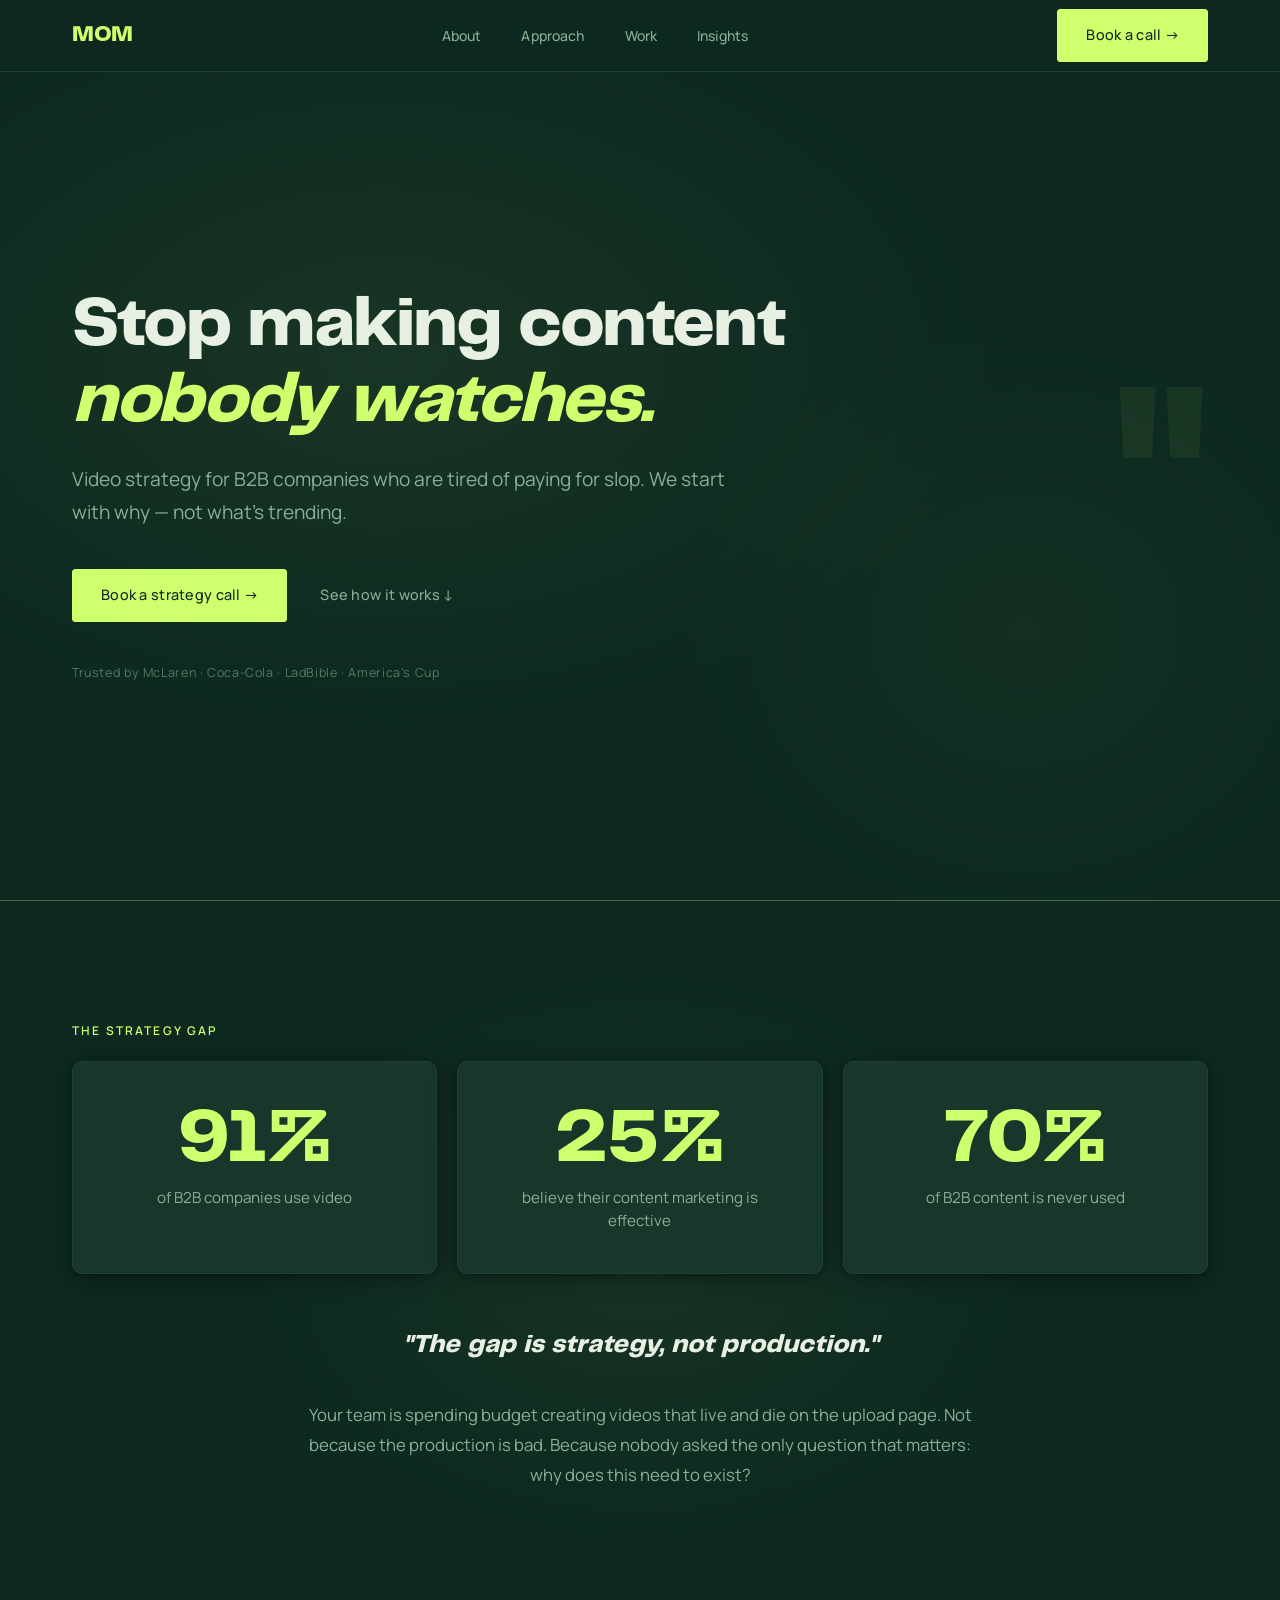
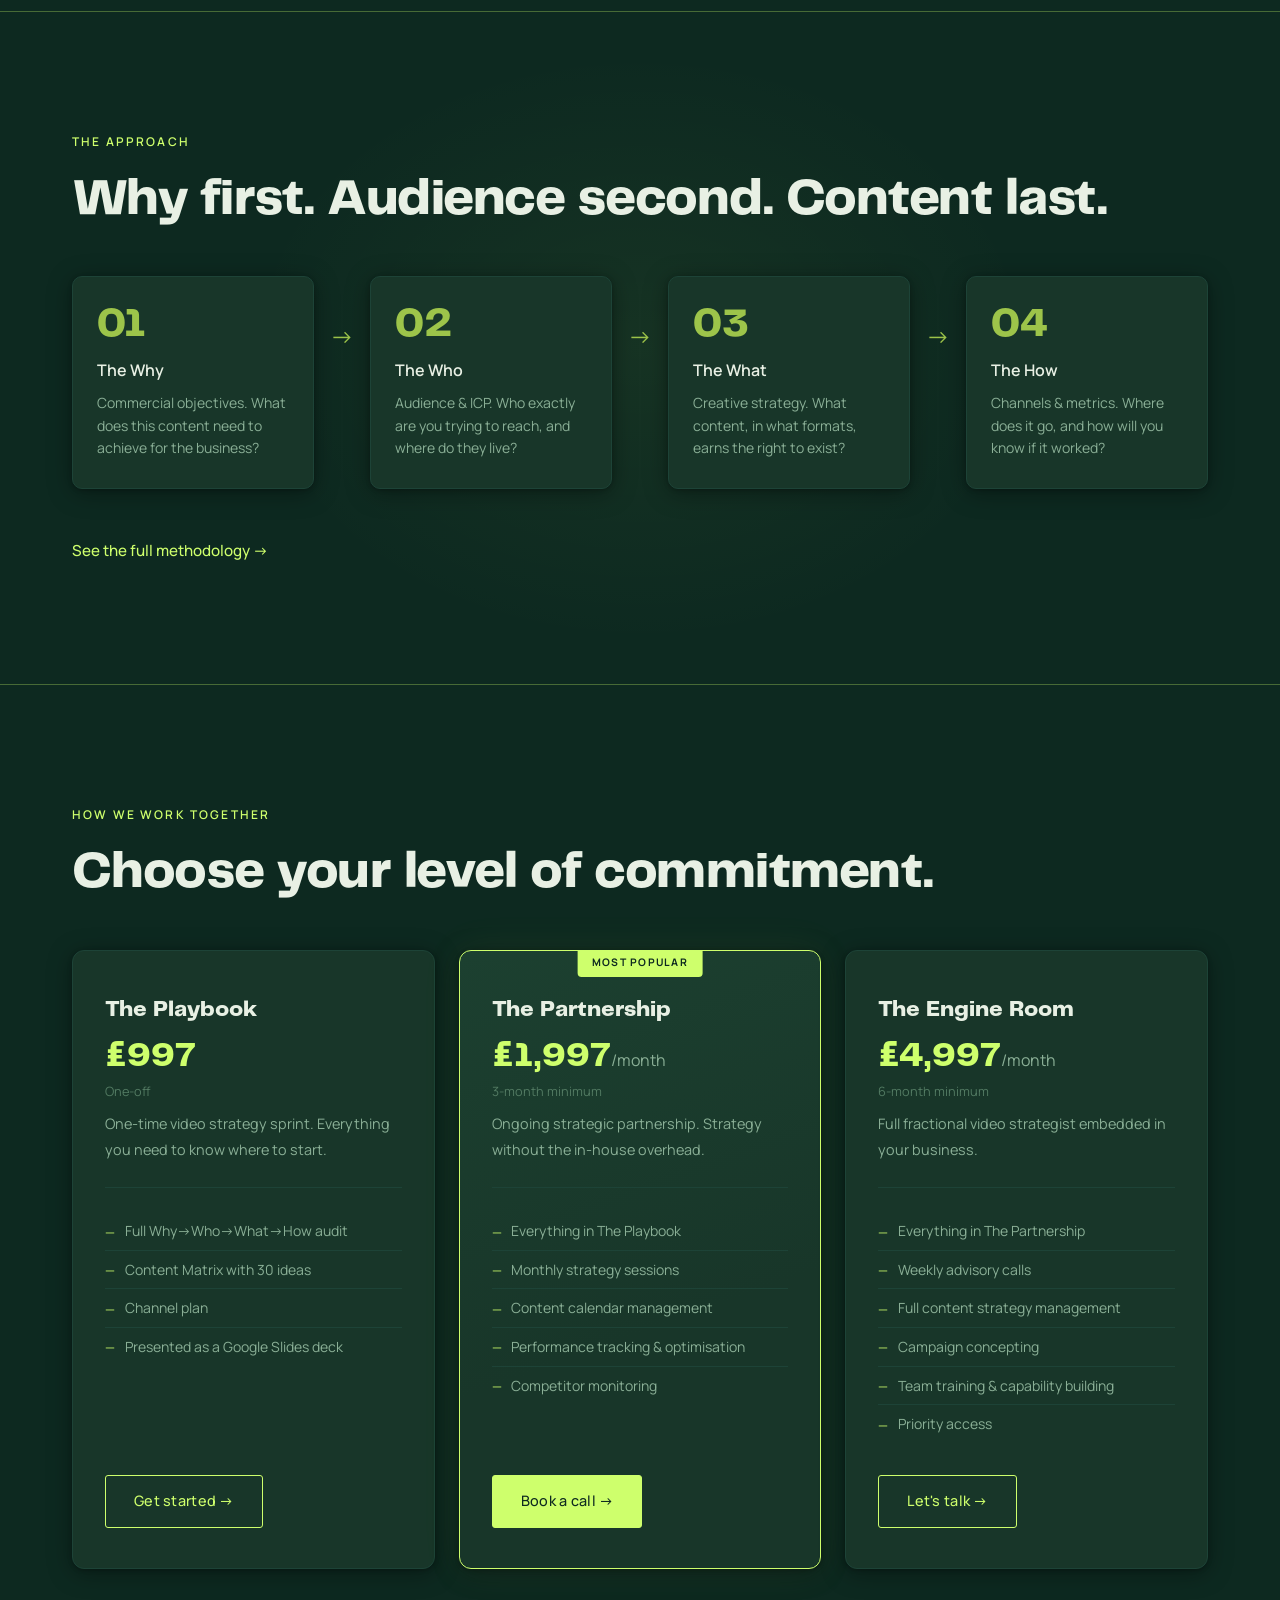
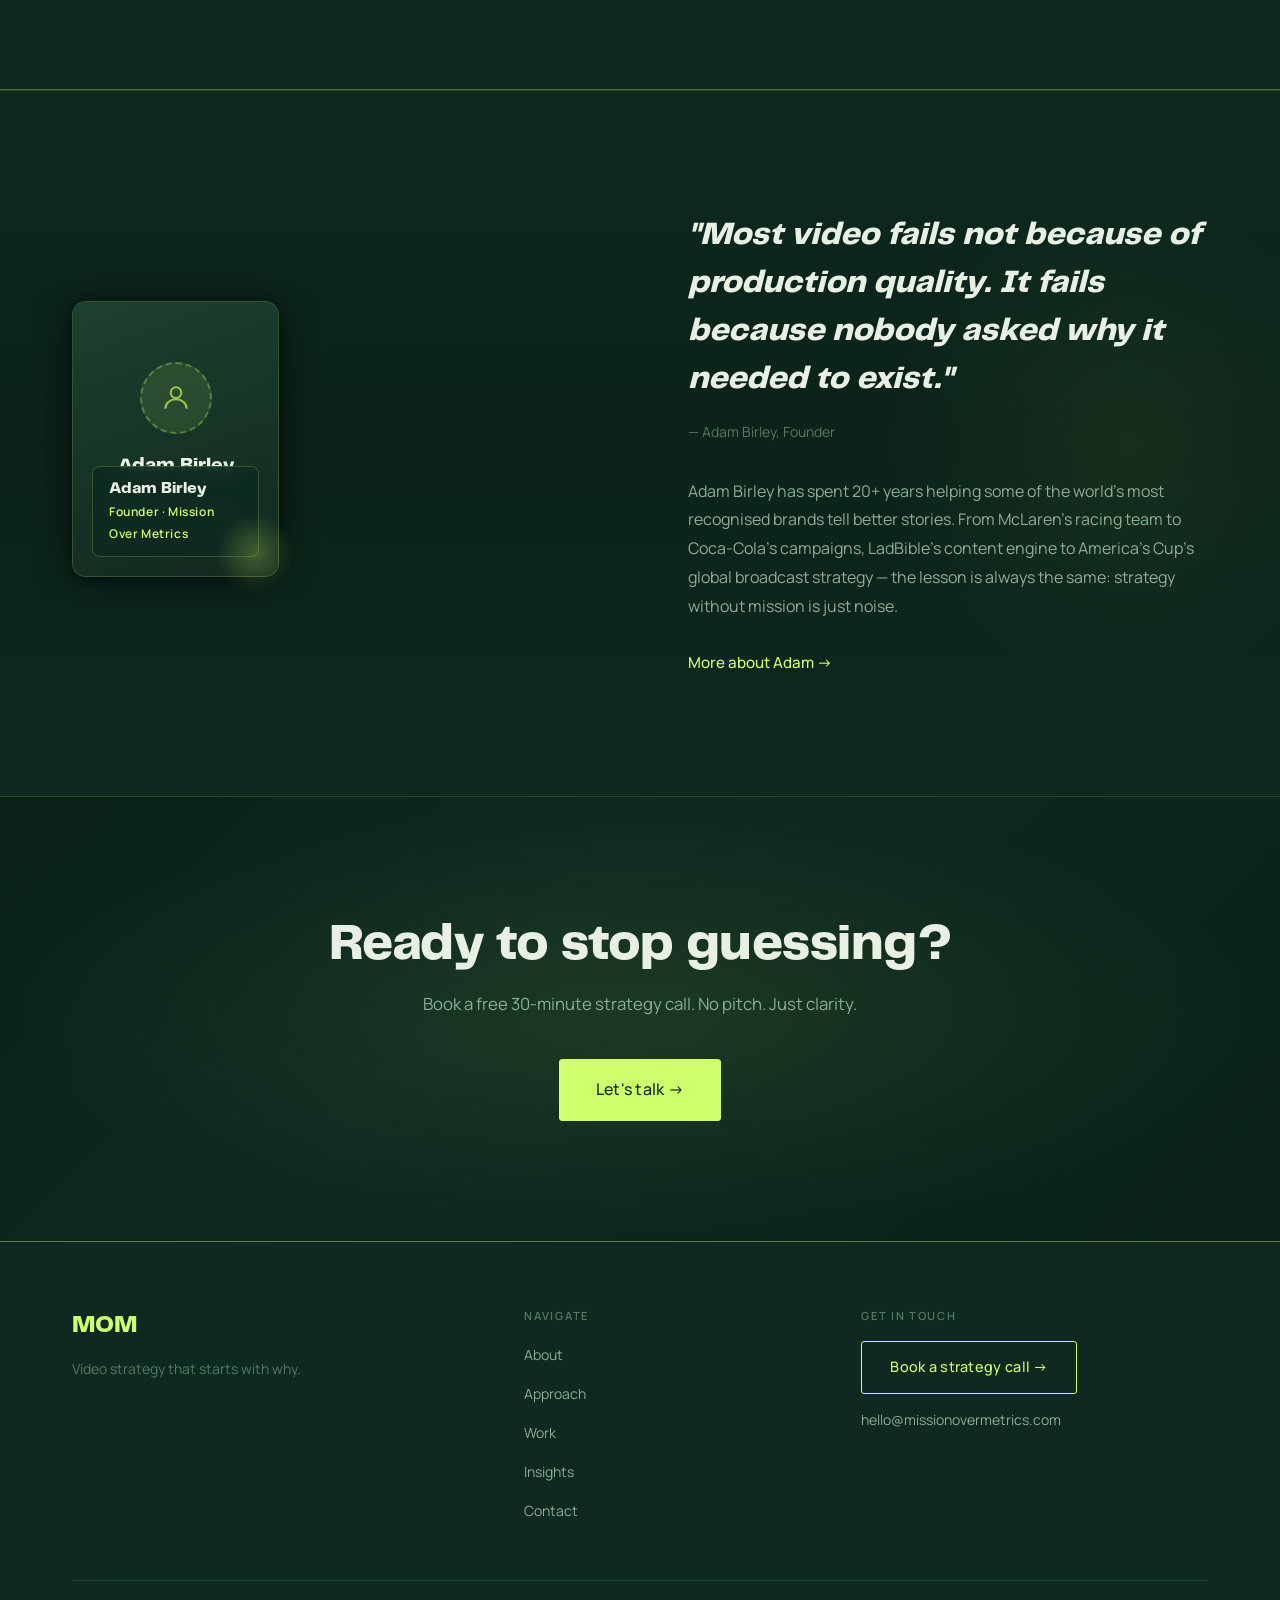
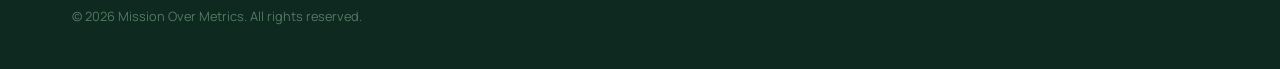
<file: index.html>
<!DOCTYPE html>
<html lang="en">
<head>
  <meta charset="UTF-8" />
  <meta name="viewport" content="width=device-width, initial-scale=1.0" />
  <title>Mission Over Metrics — B2B Video Strategy</title>
  <meta name="description" content="Video strategy for B2B companies who are tired of paying for content nobody watches. We start with why — not what's trending." />
  <link rel="preconnect" href="https://fonts.googleapis.com" />
  <link rel="preconnect" href="https://fonts.gstatic.com" crossorigin />
  <link href="https://fonts.googleapis.com/css2?family=Manrope:wght@300;400;500;600;700;800&display=swap" rel="stylesheet" />
  <link rel="stylesheet" href="assets/styles.css" />
</head>
<body>

  <!-- ═══════════════════════════════════════
       NAVIGATION
  ════════════════════════════════════════ -->
  <nav class="nav" role="navigation" aria-label="Main navigation">
    <div class="nav__inner">
      <a href="index.html" class="nav__wordmark">MOM</a>
      <ul class="nav__links" role="list">
        <li><a href="about.html" class="nav__link">About</a></li>
        <li><a href="approach.html" class="nav__link">Approach</a></li>
        <li><a href="work.html" class="nav__link">Work</a></li>
        <li><a href="insights.html" class="nav__link">Insights</a></li>
      </ul>
      <a href="contact.html" class="btn btn--primary nav__cta">Book a call →</a>
      <button class="nav__hamburger" aria-label="Toggle menu" aria-expanded="false">
        <span></span><span></span><span></span>
      </button>
    </div>
    <div class="nav__mobile" role="menu">
      <a href="about.html" class="nav__link">About</a>
      <a href="approach.html" class="nav__link">Approach</a>
      <a href="work.html" class="nav__link">Work</a>
      <a href="insights.html" class="nav__link">Insights</a>
      <a href="contact.html" class="btn btn--primary">Book a call →</a>
    </div>
  </nav>

  <!-- ═══════════════════════════════════════
       HERO
  ════════════════════════════════════════ -->
  <section class="hero" id="hero" aria-label="Hero">
    <div class="hero__inner">
      <div class="hero__content">
        <h1 class="reveal">Stop making content<br /><em>nobody watches.</em></h1>
        <p class="hero__sub reveal reveal-delay-1">
          Video strategy for B2B companies who are tired of paying for slop. We start with why — not what's trending.
        </p>
        <div class="hero__ctas reveal reveal-delay-2">
          <a href="contact.html" class="btn btn--primary">Book a strategy call →</a>
          <a href="#the-problem" class="btn btn--ghost">See how it works ↓</a>
        </div>
        <p class="hero__trust reveal reveal-delay-3">Trusted by McLaren · Coca-Cola · LadBible · America's Cup</p>
      </div>
      <div class="hero__quote-deco" aria-hidden="true">"</div>
    </div>
  </section>

  <hr class="gold-rule" />

  <!-- ═══════════════════════════════════════
       THE PROBLEM
  ════════════════════════════════════════ -->
  <section class="section section--glow" id="the-problem" aria-label="The problem">
    <div class="container">
      <span class="eyebrow reveal">The Strategy Gap</span>
      <div class="stats-grid reveal reveal-delay-1">
        <div class="stat-card">
          <span class="stat-card__num">91%</span>
          <p class="stat-card__label">of B2B companies use video</p>
        </div>
        <div class="stat-card">
          <span class="stat-card__num">25%</span>
          <p class="stat-card__label">believe their content marketing is effective</p>
        </div>
        <div class="stat-card">
          <span class="stat-card__num">70%</span>
          <p class="stat-card__label">of B2B content is never used</p>
        </div>
      </div>
      <p class="problem__quote reveal">"The gap is strategy, not production."</p>
      <p class="problem__body reveal reveal-delay-1">
        Your team is spending budget creating videos that live and die on the upload page. Not because the production is bad. Because nobody asked the only question that matters: why does this need to exist?
      </p>
    </div>
  </section>

  <hr class="gold-rule" />

  <!-- ═══════════════════════════════════════
       METHODOLOGY TEASER
  ════════════════════════════════════════ -->
  <section class="section section--glow" id="approach-teaser" aria-label="The approach">
    <div class="container">
      <span class="eyebrow reveal">The Approach</span>
      <h2 class="reveal reveal-delay-1" style="margin-bottom: 1rem;">Why first. Audience second. Content last.</h2>

      <div class="steps-flow" role="list">
        <div class="step reveal" role="listitem">
          <span class="step__num">01</span>
          <div class="step__title">The Why</div>
          <p class="step__desc">Commercial objectives. What does this content need to achieve for the business?</p>
        </div>
        <div class="step-arrow" aria-hidden="true">→</div>
        <div class="step reveal reveal-delay-1" role="listitem">
          <span class="step__num">02</span>
          <div class="step__title">The Who</div>
          <p class="step__desc">Audience &amp; ICP. Who exactly are you trying to reach, and where do they live?</p>
        </div>
        <div class="step-arrow" aria-hidden="true">→</div>
        <div class="step reveal reveal-delay-2" role="listitem">
          <span class="step__num">03</span>
          <div class="step__title">The What</div>
          <p class="step__desc">Creative strategy. What content, in what formats, earns the right to exist?</p>
        </div>
        <div class="step-arrow" aria-hidden="true">→</div>
        <div class="step reveal reveal-delay-3" role="listitem">
          <span class="step__num">04</span>
          <div class="step__title">The How</div>
          <p class="step__desc">Channels &amp; metrics. Where does it go, and how will you know if it worked?</p>
        </div>
      </div>

      <div style="margin-top: 2.5rem;" class="reveal">
        <a href="approach.html" class="link-arrow">See the full methodology →</a>
      </div>
    </div>
  </section>

  <hr class="gold-rule" />

  <!-- ═══════════════════════════════════════
       SERVICES / PRICING
  ════════════════════════════════════════ -->
  <section class="section" id="services" aria-label="Services and pricing">
    <div class="container">
      <span class="eyebrow reveal">How We Work Together</span>
      <h2 class="reveal reveal-delay-1">Choose your level of commitment.</h2>

      <div class="pricing-grid">

        <!-- The Playbook -->
        <div class="pricing-card reveal">
          <div class="pricing-card__name">The Playbook</div>
          <div class="pricing-card__price">£997</div>
          <p class="pricing-card__commitment">One-off</p>
          <p class="pricing-card__desc">One-time video strategy sprint. Everything you need to know where to start.</p>
          <ul class="pricing-card__features">
            <li>Full Why→Who→What→How audit</li>
            <li>Content Matrix with 30 ideas</li>
            <li>Channel plan</li>
            <li>Presented as a Google Slides deck</li>
          </ul>
          <a href="contact.html" class="btn btn--outline" style="align-self: flex-start;">Get started →</a>
        </div>

        <!-- The Partnership -->
        <div class="pricing-card pricing-card--featured reveal reveal-delay-1">
          <div class="pricing-badge">Most Popular</div>
          <div class="pricing-card__name">The Partnership</div>
          <div class="pricing-card__price">£1,997<span style="font-size:1rem; color: var(--text-muted); font-family: var(--font-sans); font-weight:400;">/month</span></div>
          <p class="pricing-card__commitment">3-month minimum</p>
          <p class="pricing-card__desc">Ongoing strategic partnership. Strategy without the in-house overhead.</p>
          <ul class="pricing-card__features">
            <li>Everything in The Playbook</li>
            <li>Monthly strategy sessions</li>
            <li>Content calendar management</li>
            <li>Performance tracking &amp; optimisation</li>
            <li>Competitor monitoring</li>
          </ul>
          <a href="contact.html" class="btn btn--primary" style="align-self: flex-start;">Book a call →</a>
        </div>

        <!-- The Engine Room -->
        <div class="pricing-card reveal reveal-delay-2">
          <div class="pricing-card__name">The Engine Room</div>
          <div class="pricing-card__price">£4,997<span style="font-size:1rem; color: var(--text-muted); font-family: var(--font-sans); font-weight:400;">/month</span></div>
          <p class="pricing-card__commitment">6-month minimum</p>
          <p class="pricing-card__desc">Full fractional video strategist embedded in your business.</p>
          <ul class="pricing-card__features">
            <li>Everything in The Partnership</li>
            <li>Weekly advisory calls</li>
            <li>Full content strategy management</li>
            <li>Campaign concepting</li>
            <li>Team training &amp; capability building</li>
            <li>Priority access</li>
          </ul>
          <a href="contact.html" class="btn btn--outline" style="align-self: flex-start;">Let's talk →</a>
        </div>

      </div>
    </div>
  </section>

  <hr class="gold-rule" />

  <!-- ═══════════════════════════════════════
       ABOUT TEASER
  ════════════════════════════════════════ -->
  <section class="section about-teaser" aria-label="About Adam">
    <div class="container">
      <div class="about-teaser__grid">
        <div class="reveal">
          <!-- Headshot card -->
          <div class="headshot-wrap" style="display:inline-block; position:relative;">
            <div class="headshot-card">
              <!-- DROP IN ADAM'S PHOTO: replace the placeholder div below with:
                   <img src="assets/adam-birley.jpg" alt="Adam Birley" />
              -->
              <div class="headshot-placeholder">
                <div class="headshot-placeholder__icon">
                  <svg width="32" height="32" viewBox="0 0 24 24" fill="none" stroke="currentColor" stroke-width="1.5" aria-hidden="true">
                    <circle cx="12" cy="8" r="4"/><path d="M4 20c0-4 3.6-7 8-7s8 3 8 7"/>
                  </svg>
                </div>
                <div class="headshot-placeholder__name">Adam Birley</div>
                <p class="headshot-placeholder__label">Headshot coming soon</p>
              </div>
            </div>
            <!-- Floating name tag overlaid on photo -->
            <div class="headshot-cred">
              <div class="headshot-cred__name">Adam Birley</div>
              <p class="headshot-cred__title">Founder · Mission Over Metrics</p>
            </div>
          </div>
        </div>
        <div class="reveal reveal-delay-1">
          <blockquote style="margin-bottom: 2rem;">
            <p class="about-teaser__quote">"Most video fails not because of production quality. It fails because nobody asked why it needed to exist."</p>
            <p class="about-teaser__attribution">— Adam Birley, Founder</p>
          </blockquote>
          <p class="about-teaser__body">
            Adam Birley has spent 20+ years helping some of the world's most recognised brands tell better stories. From McLaren's racing team to Coca-Cola's campaigns, LadBible's content engine to America's Cup's global broadcast strategy — the lesson is always the same: strategy without mission is just noise.
          </p>
          <a href="about.html" class="link-arrow">More about Adam →</a>
        </div>
      </div>
    </div>
  </section>

  <!-- ═══════════════════════════════════════
       CTA BANNER
  ════════════════════════════════════════ -->
  <section class="cta-banner" aria-label="Call to action">
    <div class="container">
      <h2 class="reveal">Ready to stop guessing?</h2>
      <p class="cta-banner__sub reveal reveal-delay-1">Book a free 30-minute strategy call. No pitch. Just clarity.</p>
      <a href="contact.html" class="btn btn--primary reveal reveal-delay-2" style="font-size: 1rem; padding: 1rem 2.25rem;">Let's talk →</a>
    </div>
  </section>

  <!-- ═══════════════════════════════════════
       FOOTER
  ════════════════════════════════════════ -->
  <footer class="footer" aria-label="Site footer">
    <div class="container">
      <div class="footer__grid">
        <div>
          <a href="index.html" class="footer__wordmark">MOM</a>
          <p class="footer__tagline">Video strategy that starts with why.</p>
        </div>
        <nav aria-label="Footer navigation">
          <span class="footer__col-title">Navigate</span>
          <ul class="footer__nav" role="list">
            <li><a href="about.html">About</a></li>
            <li><a href="approach.html">Approach</a></li>
            <li><a href="work.html">Work</a></li>
            <li><a href="insights.html">Insights</a></li>
            <li><a href="contact.html">Contact</a></li>
          </ul>
        </nav>
        <div>
          <span class="footer__col-title">Get in touch</span>
          <a href="contact.html" class="btn btn--outline">Book a strategy call →</a>
          <a href="mailto:hello@missionovermetrics.com" class="footer__cta-email">hello@missionovermetrics.com</a>
        </div>
      </div>
      <div class="footer__bottom">
        <p class="footer__copy">© 2026 Mission Over Metrics. All rights reserved.</p>
      </div>
    </div>
  </footer>

  <script src="assets/script.js"></script>
</body>
</html>
</file>
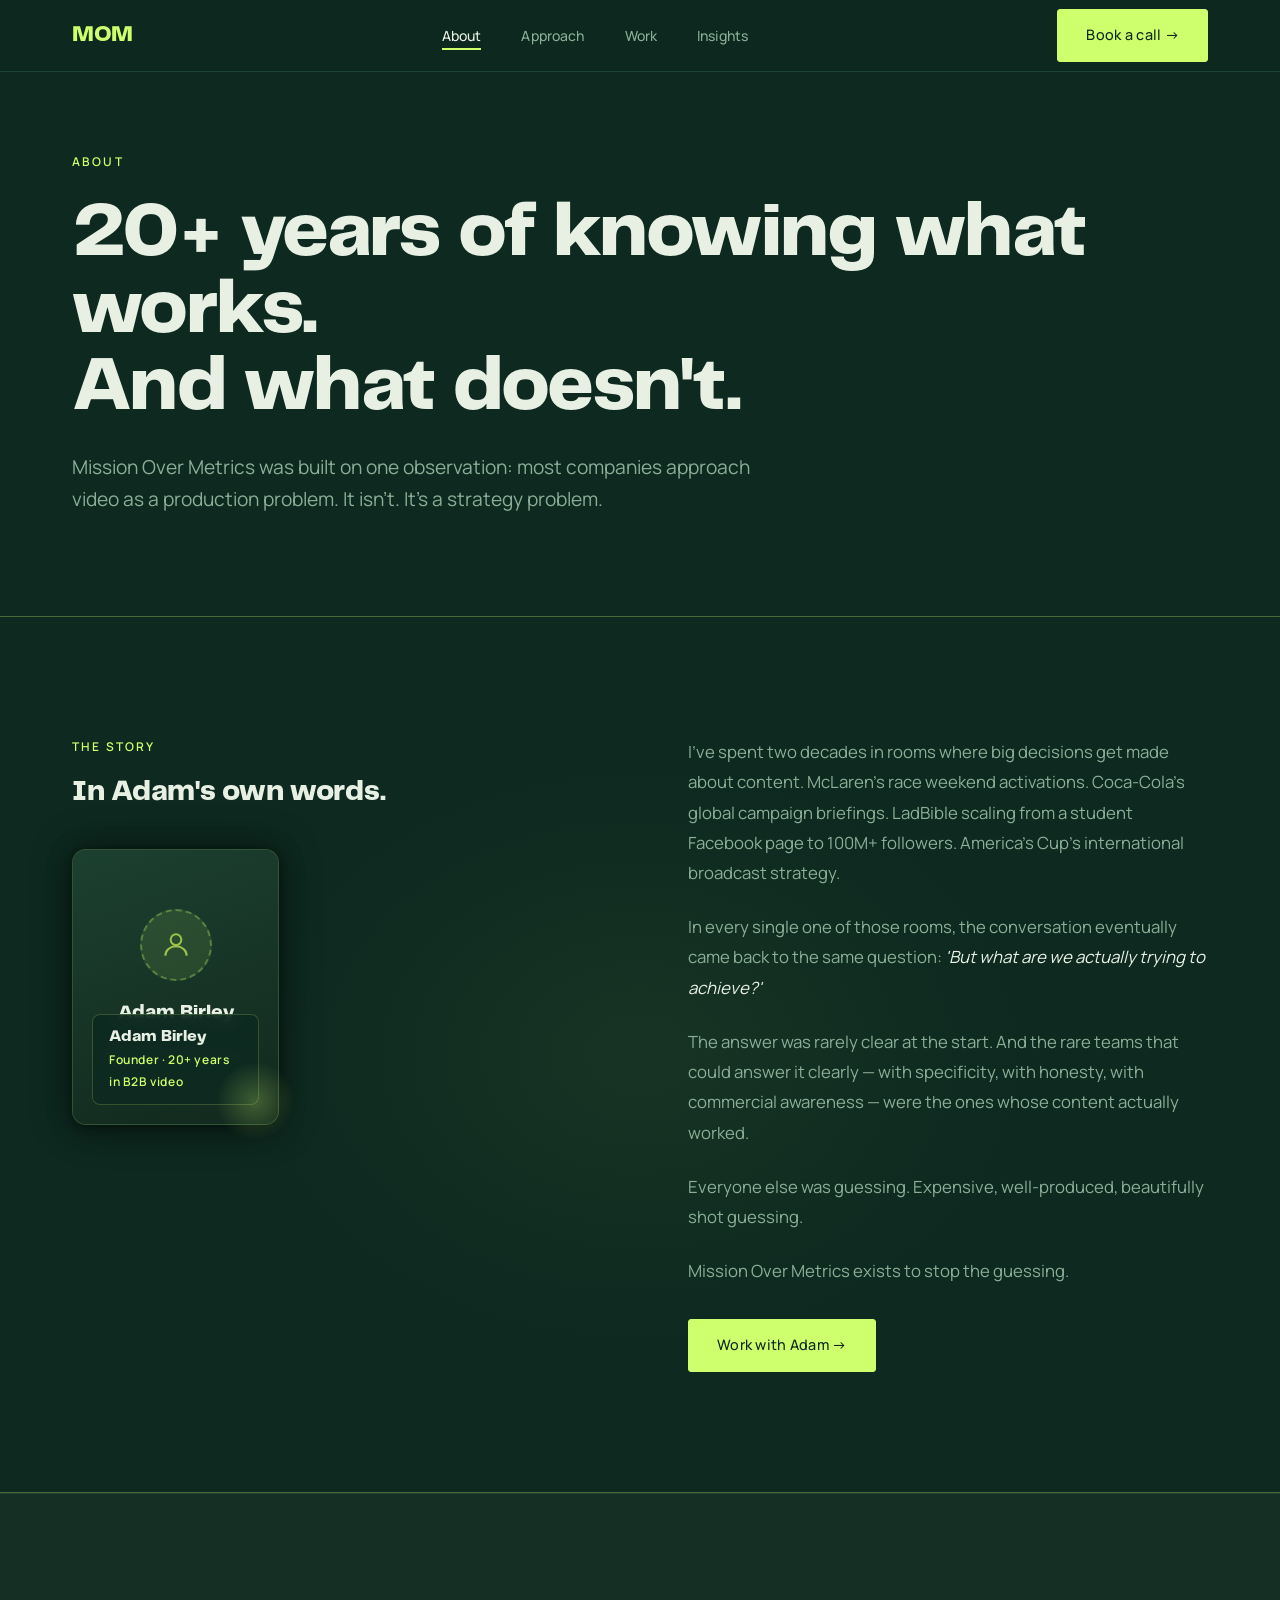
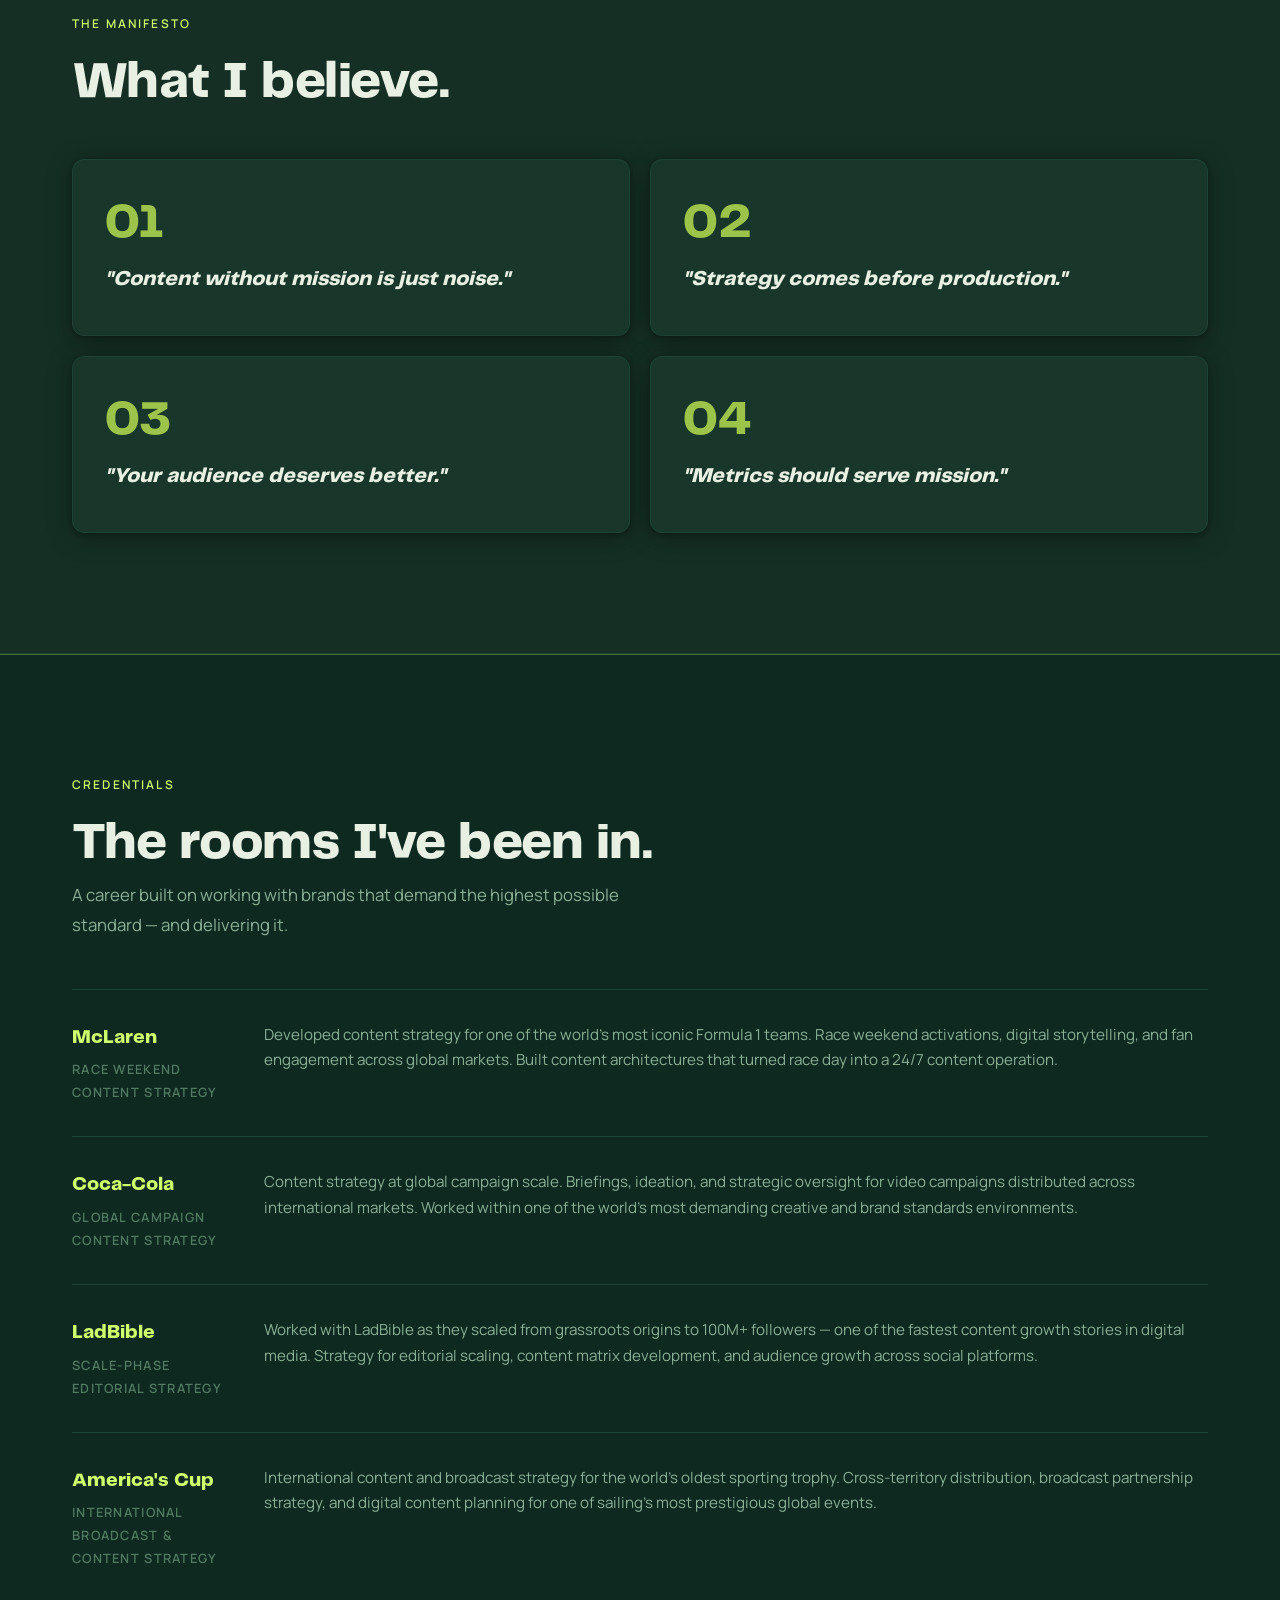
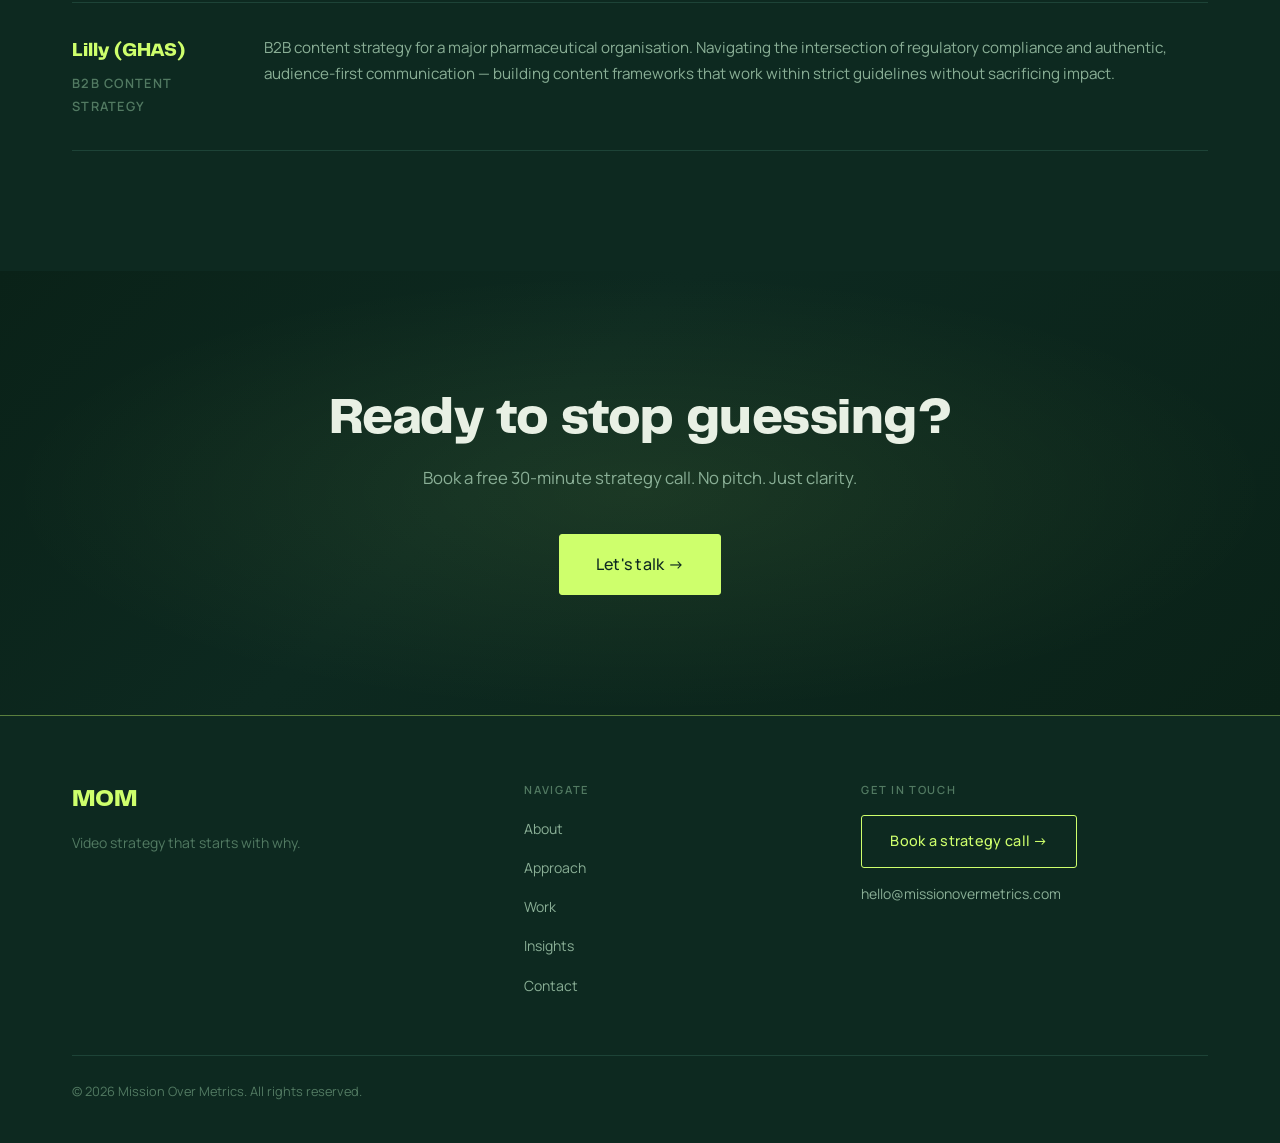
<file: about.html>
<!DOCTYPE html>
<html lang="en">
<head>
  <meta charset="UTF-8" />
  <meta name="viewport" content="width=device-width, initial-scale=1.0" />
  <title>About — Mission Over Metrics</title>
  <meta name="description" content="Adam Birley has spent 20+ years helping some of the world's most recognised brands tell better stories." />
  <link rel="preconnect" href="https://fonts.googleapis.com" />
  <link rel="preconnect" href="https://fonts.gstatic.com" crossorigin />
  <link href="https://fonts.googleapis.com/css2?family=Manrope:wght@300;400;500;600;700;800&display=swap" rel="stylesheet" />
  <link rel="stylesheet" href="assets/styles.css" />
</head>
<body>

  <!-- NAVIGATION -->
  <nav class="nav" role="navigation" aria-label="Main navigation">
    <div class="nav__inner">
      <a href="index.html" class="nav__wordmark">MOM</a>
      <ul class="nav__links" role="list">
        <li><a href="about.html" class="nav__link">About</a></li>
        <li><a href="approach.html" class="nav__link">Approach</a></li>
        <li><a href="work.html" class="nav__link">Work</a></li>
        <li><a href="insights.html" class="nav__link">Insights</a></li>
      </ul>
      <a href="contact.html" class="btn btn--primary nav__cta">Book a call →</a>
      <button class="nav__hamburger" aria-label="Toggle menu" aria-expanded="false">
        <span></span><span></span><span></span>
      </button>
    </div>
    <div class="nav__mobile" role="menu">
      <a href="about.html" class="nav__link">About</a>
      <a href="approach.html" class="nav__link">Approach</a>
      <a href="work.html" class="nav__link">Work</a>
      <a href="insights.html" class="nav__link">Insights</a>
      <a href="contact.html" class="btn btn--primary">Book a call →</a>
    </div>
  </nav>

  <!-- HERO -->
  <header class="page-hero" aria-label="Page header">
    <div class="container">
      <span class="eyebrow page-hero__eyebrow reveal">About</span>
      <h1 class="reveal reveal-delay-1">20+ years of knowing what works.<br />And what doesn't.</h1>
      <p class="page-hero__sub reveal reveal-delay-2">
        Mission Over Metrics was built on one observation: most companies approach video as a production problem. It isn't. It's a strategy problem.
      </p>
    </div>
  </header>

  <hr class="gold-rule" />

  <!-- ADAM'S STORY -->
  <section class="section section--glow" aria-label="Adam's story">
    <div class="container">
      <div class="story-section">
        <div class="story-label reveal">
          <span class="eyebrow">The Story</span>
          <h2 style="font-size: 1.8rem;">In Adam's own words.</h2>

          <!-- Headshot — about page -->
          <div class="headshot-wrap" style="margin-top: 2.5rem; display:inline-block; position:relative;">
            <div class="headshot-card" style="max-width: 260px;">
              <!-- DROP IN ADAM'S PHOTO: replace the placeholder div below with:
                   <img src="assets/adam-birley.jpg" alt="Adam Birley" />
              -->
              <div class="headshot-placeholder">
                <div class="headshot-placeholder__icon">
                  <svg width="32" height="32" viewBox="0 0 24 24" fill="none" stroke="currentColor" stroke-width="1.5" aria-hidden="true">
                    <circle cx="12" cy="8" r="4"/><path d="M4 20c0-4 3.6-7 8-7s8 3 8 7"/>
                  </svg>
                </div>
                <div class="headshot-placeholder__name">Adam Birley</div>
                <p class="headshot-placeholder__label">Headshot coming soon</p>
              </div>
            </div>
            <div class="headshot-cred">
              <div class="headshot-cred__name">Adam Birley</div>
              <p class="headshot-cred__title">Founder · 20+ years in B2B video</p>
            </div>
          </div>
        </div>
        <div class="story-body reveal reveal-delay-1">
          <p>
            I've spent two decades in rooms where big decisions get made about content. McLaren's race weekend activations. Coca-Cola's global campaign briefings. LadBible scaling from a student Facebook page to 100M+ followers. America's Cup's international broadcast strategy.
          </p>
          <p>
            In every single one of those rooms, the conversation eventually came back to the same question: <em style="color: var(--text); font-style: italic;">'But what are we actually trying to achieve?'</em>
          </p>
          <p>
            The answer was rarely clear at the start. And the rare teams that could answer it clearly — with specificity, with honesty, with commercial awareness — were the ones whose content actually worked.
          </p>
          <p>
            Everyone else was guessing. Expensive, well-produced, beautifully shot guessing.
          </p>
          <p>
            Mission Over Metrics exists to stop the guessing.
          </p>
          <div style="margin-top: 2rem;">
            <a href="contact.html" class="btn btn--primary">Work with Adam →</a>
          </div>
        </div>
      </div>
    </div>
  </section>

  <hr class="gold-rule" />

  <!-- MANIFESTO -->
  <section class="section manifesto" aria-label="What I believe">
    <div class="container">
      <span class="eyebrow reveal">The Manifesto</span>
      <h2 class="reveal reveal-delay-1">What I believe.</h2>

      <div class="manifesto__grid">
        <div class="manifesto__card reveal">
          <span class="manifesto__num">01</span>
          <p>"Content without mission is just noise."</p>
        </div>
        <div class="manifesto__card reveal reveal-delay-1">
          <span class="manifesto__num">02</span>
          <p>"Strategy comes before production."</p>
        </div>
        <div class="manifesto__card reveal reveal-delay-2">
          <span class="manifesto__num">03</span>
          <p>"Your audience deserves better."</p>
        </div>
        <div class="manifesto__card reveal reveal-delay-3">
          <span class="manifesto__num">04</span>
          <p>"Metrics should serve mission."</p>
        </div>
      </div>
    </div>
  </section>

  <hr class="gold-rule" />

  <!-- CREDENTIALS -->
  <section class="section" aria-label="Credentials and experience">
    <div class="container">
      <span class="eyebrow reveal">Credentials</span>
      <h2 class="reveal reveal-delay-1" style="margin-bottom: 0.5rem;">The rooms I've been in.</h2>
      <p class="reveal reveal-delay-2" style="margin-bottom: 0; max-width: 56ch;">A career built on working with brands that demand the highest possible standard — and delivering it.</p>

      <div class="timeline reveal">

        <div class="timeline__item">
          <div>
            <div class="timeline__brand">McLaren</div>
            <p class="timeline__role">Race Weekend Content Strategy</p>
          </div>
          <p class="timeline__desc">
            Developed content strategy for one of the world's most iconic Formula 1 teams. Race weekend activations, digital storytelling, and fan engagement across global markets. Built content architectures that turned race day into a 24/7 content operation.
          </p>
        </div>

        <div class="timeline__item">
          <div>
            <div class="timeline__brand">Coca-Cola</div>
            <p class="timeline__role">Global Campaign Content Strategy</p>
          </div>
          <p class="timeline__desc">
            Content strategy at global campaign scale. Briefings, ideation, and strategic oversight for video campaigns distributed across international markets. Worked within one of the world's most demanding creative and brand standards environments.
          </p>
        </div>

        <div class="timeline__item">
          <div>
            <div class="timeline__brand">LadBible</div>
            <p class="timeline__role">Scale-Phase Editorial Strategy</p>
          </div>
          <p class="timeline__desc">
            Worked with LadBible as they scaled from grassroots origins to 100M+ followers — one of the fastest content growth stories in digital media. Strategy for editorial scaling, content matrix development, and audience growth across social platforms.
          </p>
        </div>

        <div class="timeline__item">
          <div>
            <div class="timeline__brand">America's Cup</div>
            <p class="timeline__role">International Broadcast &amp; Content Strategy</p>
          </div>
          <p class="timeline__desc">
            International content and broadcast strategy for the world's oldest sporting trophy. Cross-territory distribution, broadcast partnership strategy, and digital content planning for one of sailing's most prestigious global events.
          </p>
        </div>

        <div class="timeline__item">
          <div>
            <div class="timeline__brand">Lilly (GHAS)</div>
            <p class="timeline__role">B2B Content Strategy</p>
          </div>
          <p class="timeline__desc">
            B2B content strategy for a major pharmaceutical organisation. Navigating the intersection of regulatory compliance and authentic, audience-first communication — building content frameworks that work within strict guidelines without sacrificing impact.
          </p>
        </div>

      </div>
    </div>
  </section>

  <!-- CTA BANNER -->
  <section class="cta-banner" aria-label="Call to action">
    <div class="container">
      <h2 class="reveal">Ready to stop guessing?</h2>
      <p class="cta-banner__sub reveal reveal-delay-1">Book a free 30-minute strategy call. No pitch. Just clarity.</p>
      <a href="contact.html" class="btn btn--primary reveal reveal-delay-2" style="font-size: 1rem; padding: 1rem 2.25rem;">Let's talk →</a>
    </div>
  </section>

  <!-- FOOTER -->
  <footer class="footer" aria-label="Site footer">
    <div class="container">
      <div class="footer__grid">
        <div>
          <a href="index.html" class="footer__wordmark">MOM</a>
          <p class="footer__tagline">Video strategy that starts with why.</p>
        </div>
        <nav aria-label="Footer navigation">
          <span class="footer__col-title">Navigate</span>
          <ul class="footer__nav" role="list">
            <li><a href="about.html">About</a></li>
            <li><a href="approach.html">Approach</a></li>
            <li><a href="work.html">Work</a></li>
            <li><a href="insights.html">Insights</a></li>
            <li><a href="contact.html">Contact</a></li>
          </ul>
        </nav>
        <div>
          <span class="footer__col-title">Get in touch</span>
          <a href="contact.html" class="btn btn--outline">Book a strategy call →</a>
          <a href="mailto:hello@missionovermetrics.com" class="footer__cta-email">hello@missionovermetrics.com</a>
        </div>
      </div>
      <div class="footer__bottom">
        <p class="footer__copy">© 2026 Mission Over Metrics. All rights reserved.</p>
      </div>
    </div>
  </footer>

  <script src="assets/script.js"></script>
</body>
</html>
</file>
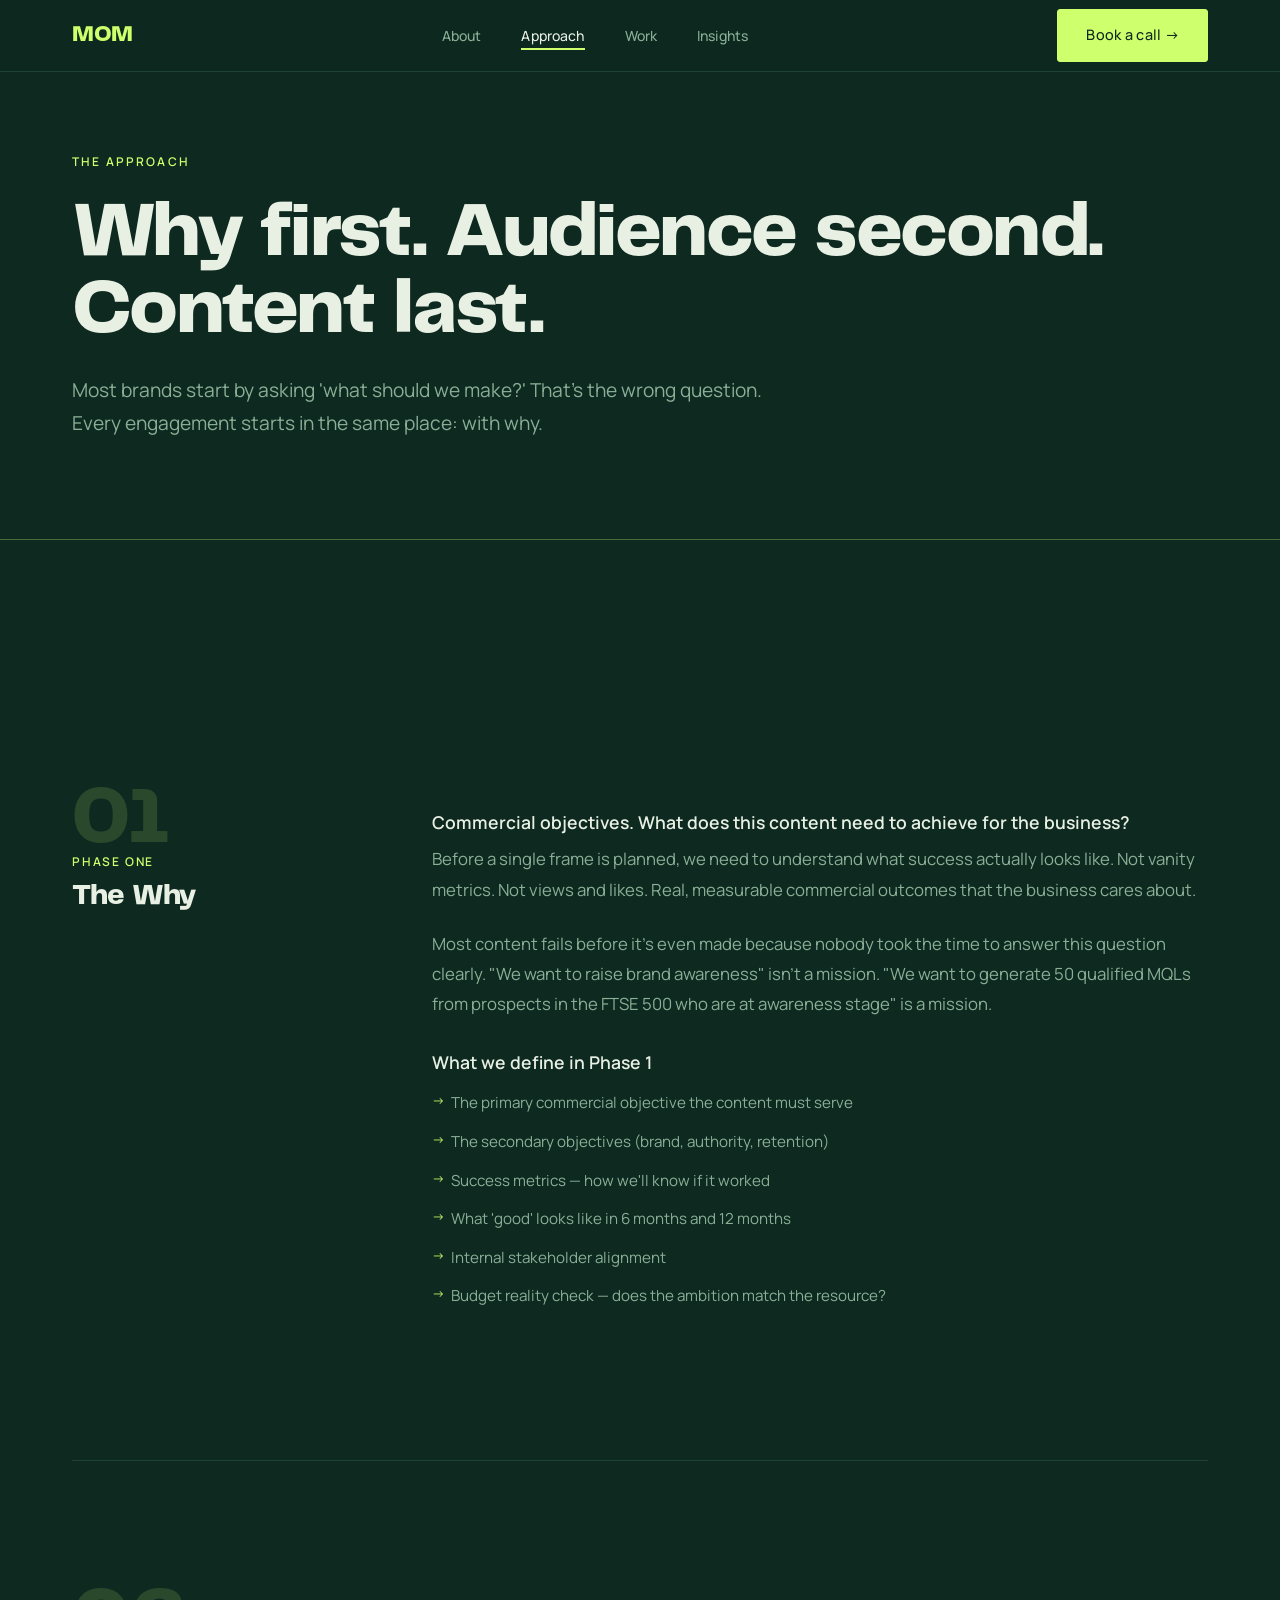
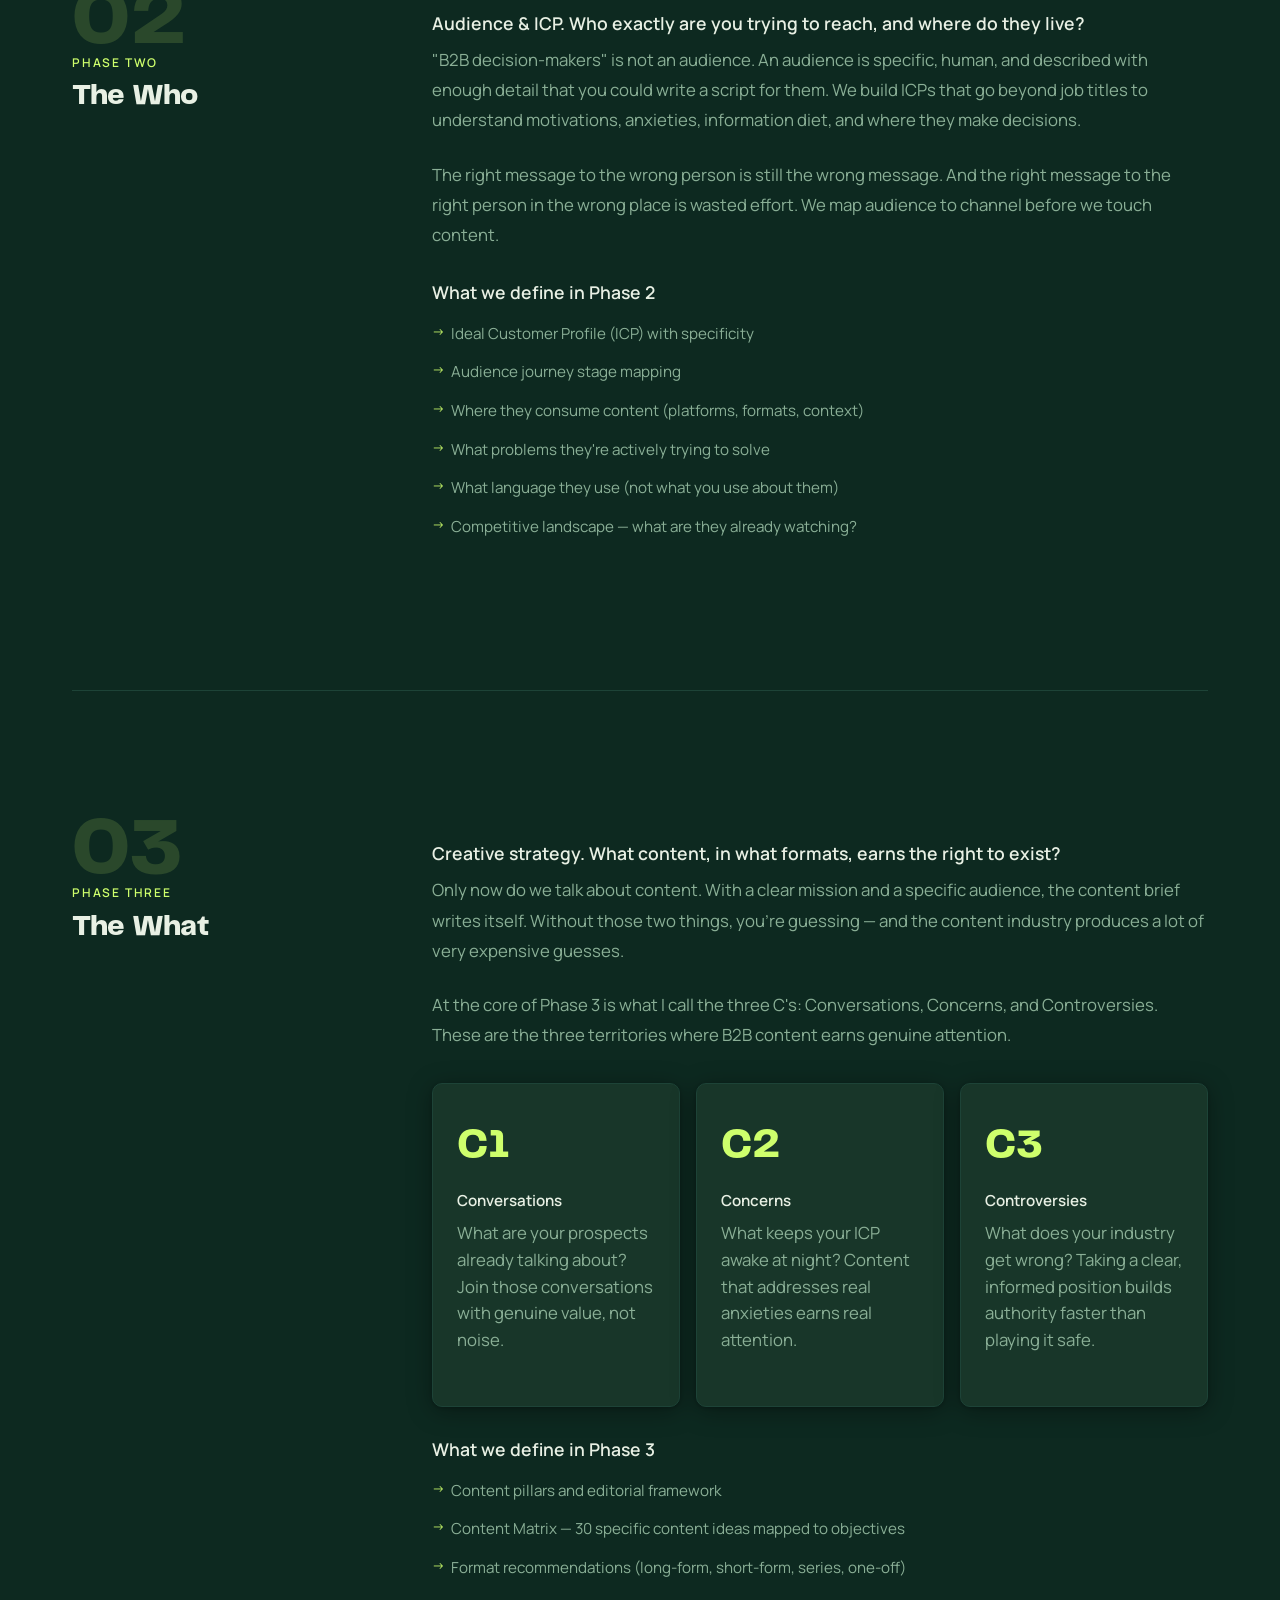
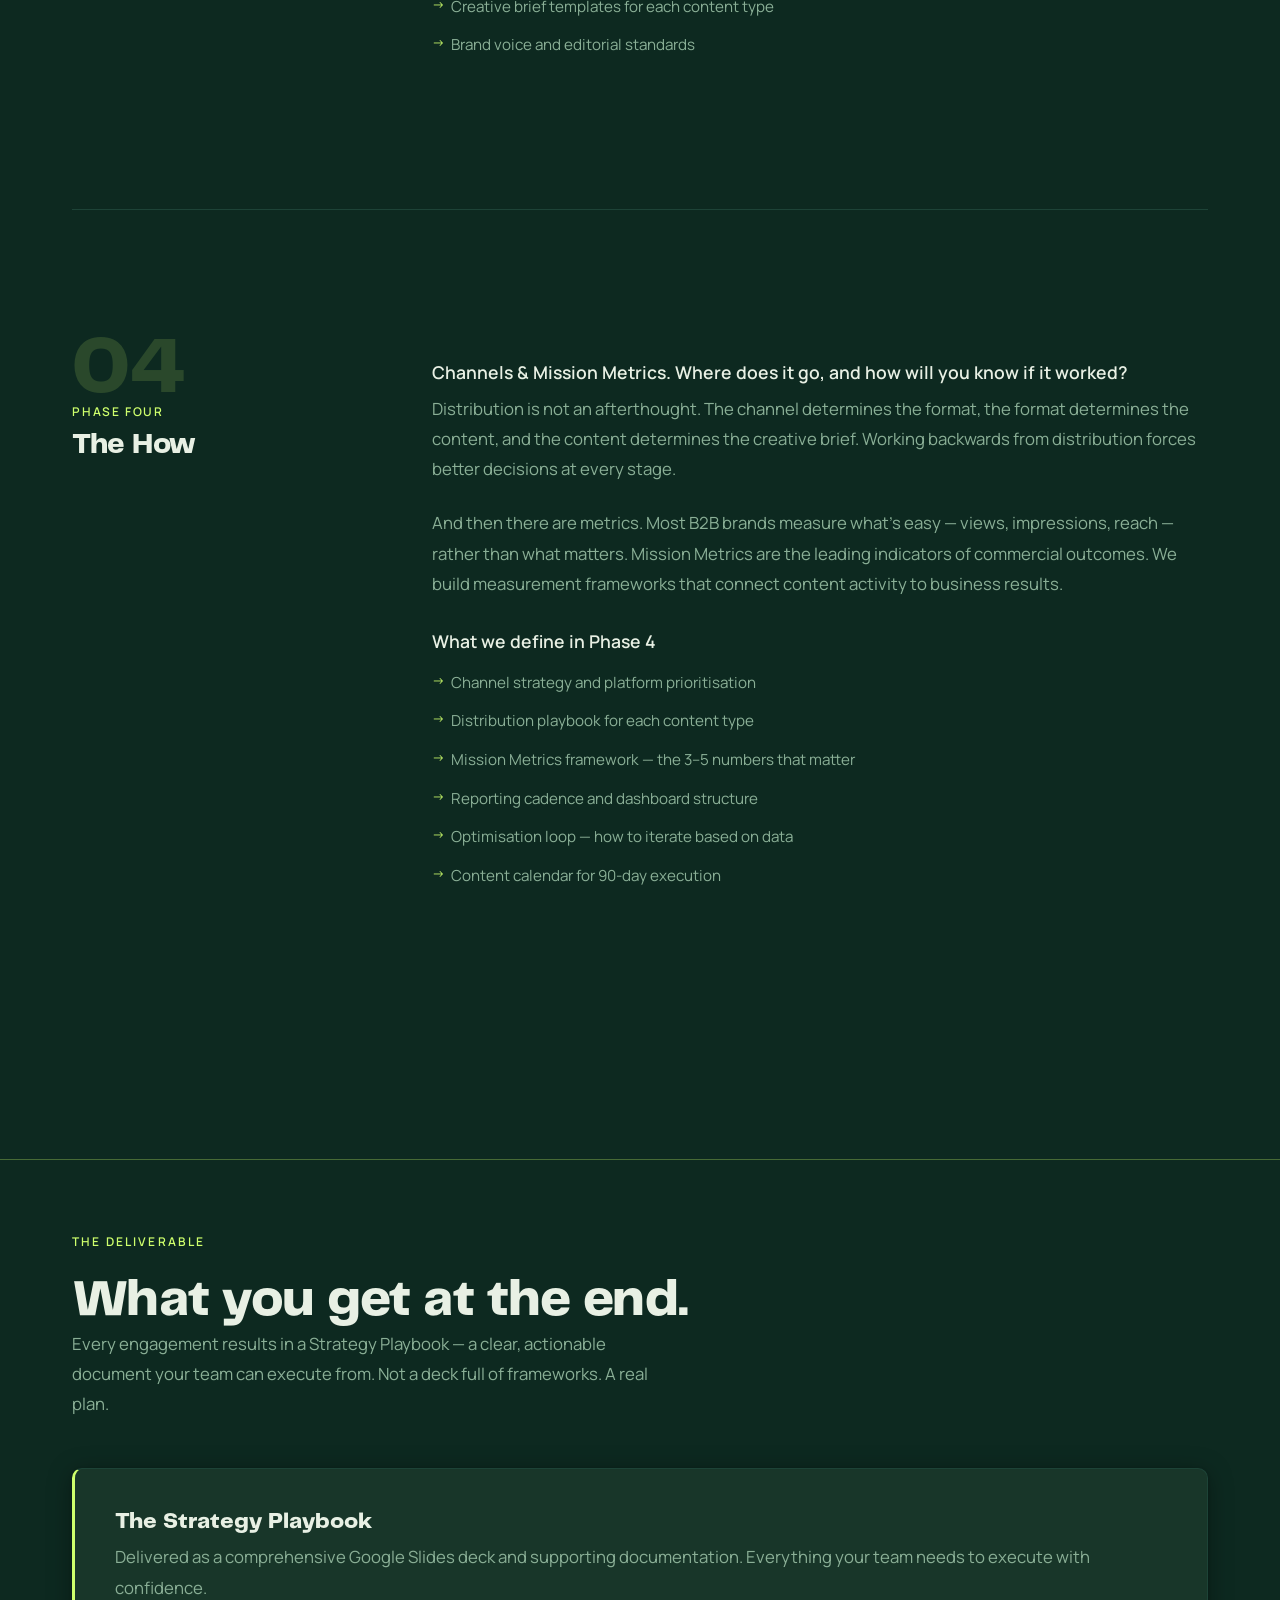
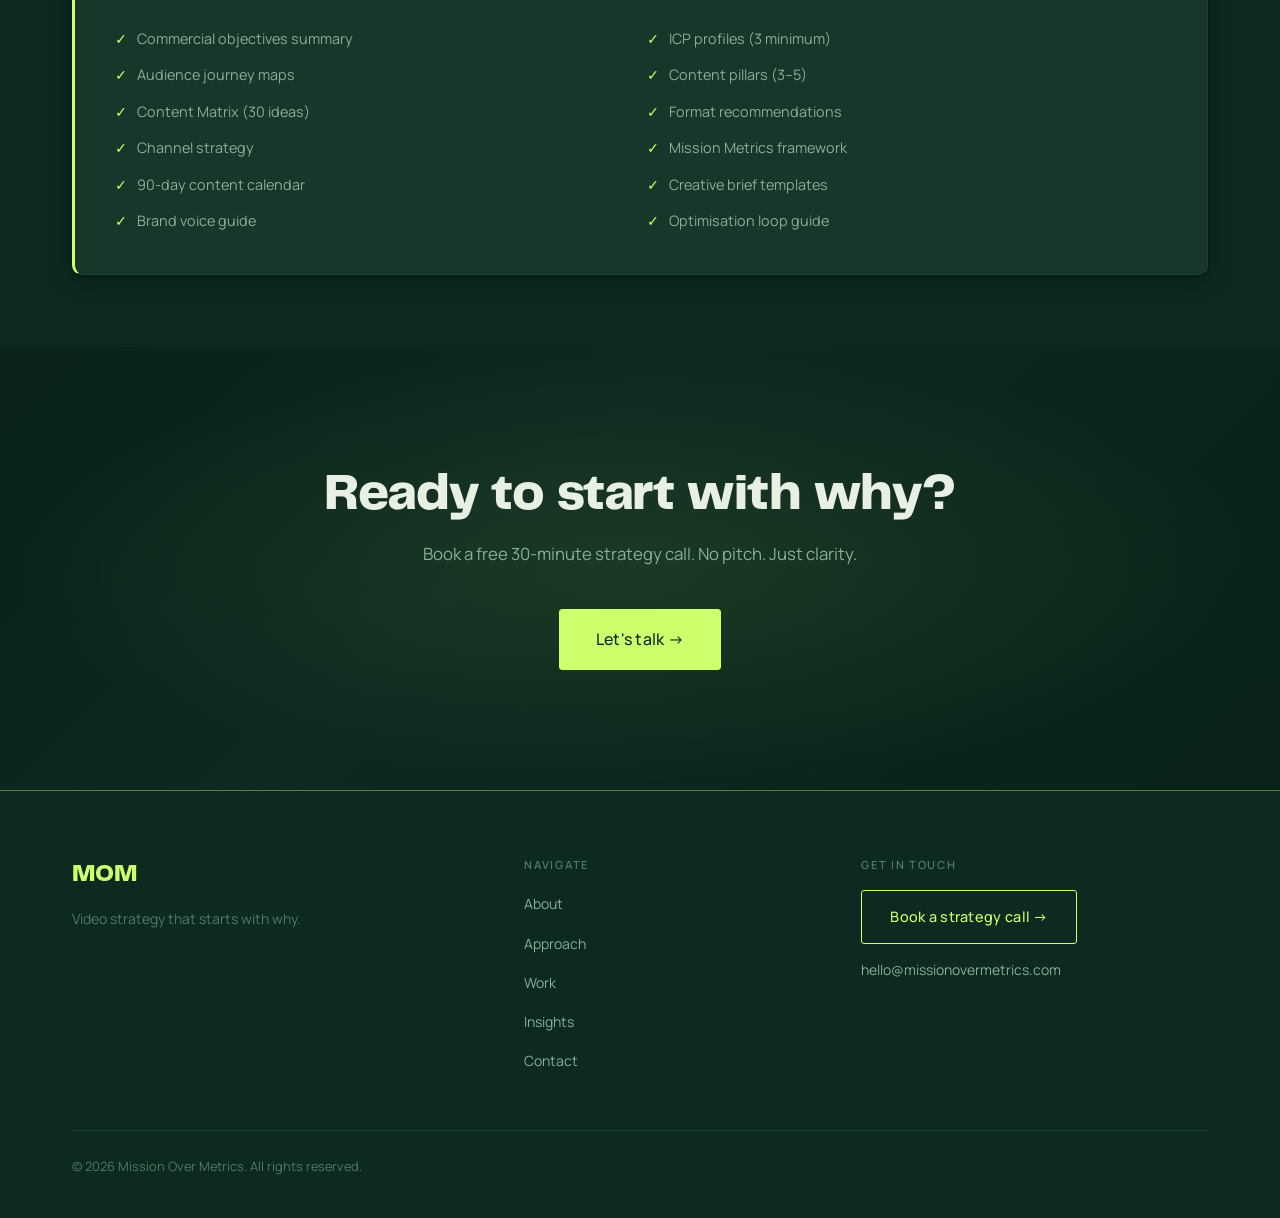
<file: approach.html>
<!DOCTYPE html>
<html lang="en">
<head>
  <meta charset="UTF-8" />
  <meta name="viewport" content="width=device-width, initial-scale=1.0" />
  <title>The Approach — Mission Over Metrics</title>
  <meta name="description" content="Why first. Audience second. Content last. The Why→Who→What→How methodology that powers every Mission Over Metrics engagement." />
  <link rel="preconnect" href="https://fonts.googleapis.com" />
  <link rel="preconnect" href="https://fonts.gstatic.com" crossorigin />
  <link href="https://fonts.googleapis.com/css2?family=Manrope:wght@300;400;500;600;700;800&display=swap" rel="stylesheet" />
  <link rel="stylesheet" href="assets/styles.css" />
</head>
<body>

  <!-- NAVIGATION -->
  <nav class="nav" role="navigation" aria-label="Main navigation">
    <div class="nav__inner">
      <a href="index.html" class="nav__wordmark">MOM</a>
      <ul class="nav__links" role="list">
        <li><a href="about.html" class="nav__link">About</a></li>
        <li><a href="approach.html" class="nav__link">Approach</a></li>
        <li><a href="work.html" class="nav__link">Work</a></li>
        <li><a href="insights.html" class="nav__link">Insights</a></li>
      </ul>
      <a href="contact.html" class="btn btn--primary nav__cta">Book a call →</a>
      <button class="nav__hamburger" aria-label="Toggle menu" aria-expanded="false">
        <span></span><span></span><span></span>
      </button>
    </div>
    <div class="nav__mobile" role="menu">
      <a href="about.html" class="nav__link">About</a>
      <a href="approach.html" class="nav__link">Approach</a>
      <a href="work.html" class="nav__link">Work</a>
      <a href="insights.html" class="nav__link">Insights</a>
      <a href="contact.html" class="btn btn--primary">Book a call →</a>
    </div>
  </nav>

  <!-- HERO -->
  <header class="page-hero" aria-label="Page header">
    <div class="container">
      <span class="eyebrow page-hero__eyebrow reveal">The Approach</span>
      <h1 class="reveal reveal-delay-1">Why first. Audience second.<br />Content last.</h1>
      <p class="page-hero__sub reveal reveal-delay-2">
        Most brands start by asking 'what should we make?' That's the wrong question. Every engagement starts in the same place: with why.
      </p>
    </div>
  </header>

  <hr class="gold-rule" />

  <!-- FOUR PHASES -->
  <section class="section" aria-label="The four phases">
    <div class="container">

      <!-- Phase 1: The Why -->
      <div class="phase-section" id="phase-why">
        <div class="phase__sidebar reveal">
          <span class="phase__num">01</span>
          <span class="phase__label">Phase One</span>
          <h2 class="phase__title">The Why</h2>
        </div>
        <div class="phase__body reveal reveal-delay-1">
          <h4>Commercial objectives. What does this content need to achieve for the business?</h4>
          <p>
            Before a single frame is planned, we need to understand what success actually looks like. Not vanity metrics. Not views and likes. Real, measurable commercial outcomes that the business cares about.
          </p>
          <p>
            Most content fails before it's even made because nobody took the time to answer this question clearly. "We want to raise brand awareness" isn't a mission. "We want to generate 50 qualified MQLs from prospects in the FTSE 500 who are at awareness stage" is a mission.
          </p>
          <h4>What we define in Phase 1</h4>
          <ul>
            <li>The primary commercial objective the content must serve</li>
            <li>The secondary objectives (brand, authority, retention)</li>
            <li>Success metrics — how we'll know if it worked</li>
            <li>What 'good' looks like in 6 months and 12 months</li>
            <li>Internal stakeholder alignment</li>
            <li>Budget reality check — does the ambition match the resource?</li>
          </ul>
        </div>
      </div>

      <!-- Phase 2: The Who -->
      <div class="phase-section" id="phase-who">
        <div class="phase__sidebar reveal">
          <span class="phase__num">02</span>
          <span class="phase__label">Phase Two</span>
          <h2 class="phase__title">The Who</h2>
        </div>
        <div class="phase__body reveal reveal-delay-1">
          <h4>Audience &amp; ICP. Who exactly are you trying to reach, and where do they live?</h4>
          <p>
            "B2B decision-makers" is not an audience. An audience is specific, human, and described with enough detail that you could write a script for them. We build ICPs that go beyond job titles to understand motivations, anxieties, information diet, and where they make decisions.
          </p>
          <p>
            The right message to the wrong person is still the wrong message. And the right message to the right person in the wrong place is wasted effort. We map audience to channel before we touch content.
          </p>
          <h4>What we define in Phase 2</h4>
          <ul>
            <li>Ideal Customer Profile (ICP) with specificity</li>
            <li>Audience journey stage mapping</li>
            <li>Where they consume content (platforms, formats, context)</li>
            <li>What problems they're actively trying to solve</li>
            <li>What language they use (not what you use about them)</li>
            <li>Competitive landscape — what are they already watching?</li>
          </ul>
        </div>
      </div>

      <!-- Phase 3: The What -->
      <div class="phase-section" id="phase-what">
        <div class="phase__sidebar reveal">
          <span class="phase__num">03</span>
          <span class="phase__label">Phase Three</span>
          <h2 class="phase__title">The What</h2>
        </div>
        <div class="phase__body reveal reveal-delay-1">
          <h4>Creative strategy. What content, in what formats, earns the right to exist?</h4>
          <p>
            Only now do we talk about content. With a clear mission and a specific audience, the content brief writes itself. Without those two things, you're guessing — and the content industry produces a lot of very expensive guesses.
          </p>
          <p>
            At the core of Phase 3 is what I call the three C's: Conversations, Concerns, and Controversies. These are the three territories where B2B content earns genuine attention.
          </p>

          <div class="three-cs">
            <div class="three-c">
              <span class="three-c__letter">C1</span>
              <div class="three-c__title">Conversations</div>
              <p class="three-c__desc">What are your prospects already talking about? Join those conversations with genuine value, not noise.</p>
            </div>
            <div class="three-c">
              <span class="three-c__letter">C2</span>
              <div class="three-c__title">Concerns</div>
              <p class="three-c__desc">What keeps your ICP awake at night? Content that addresses real anxieties earns real attention.</p>
            </div>
            <div class="three-c">
              <span class="three-c__letter">C3</span>
              <div class="three-c__title">Controversies</div>
              <p class="three-c__desc">What does your industry get wrong? Taking a clear, informed position builds authority faster than playing it safe.</p>
            </div>
          </div>

          <h4>What we define in Phase 3</h4>
          <ul>
            <li>Content pillars and editorial framework</li>
            <li>Content Matrix — 30 specific content ideas mapped to objectives</li>
            <li>Format recommendations (long-form, short-form, series, one-off)</li>
            <li>Creative brief templates for each content type</li>
            <li>Brand voice and editorial standards</li>
          </ul>
        </div>
      </div>

      <!-- Phase 4: The How -->
      <div class="phase-section" id="phase-how">
        <div class="phase__sidebar reveal">
          <span class="phase__num">04</span>
          <span class="phase__label">Phase Four</span>
          <h2 class="phase__title">The How</h2>
        </div>
        <div class="phase__body reveal reveal-delay-1">
          <h4>Channels &amp; Mission Metrics. Where does it go, and how will you know if it worked?</h4>
          <p>
            Distribution is not an afterthought. The channel determines the format, the format determines the content, and the content determines the creative brief. Working backwards from distribution forces better decisions at every stage.
          </p>
          <p>
            And then there are metrics. Most B2B brands measure what's easy — views, impressions, reach — rather than what matters. Mission Metrics are the leading indicators of commercial outcomes. We build measurement frameworks that connect content activity to business results.
          </p>
          <h4>What we define in Phase 4</h4>
          <ul>
            <li>Channel strategy and platform prioritisation</li>
            <li>Distribution playbook for each content type</li>
            <li>Mission Metrics framework — the 3–5 numbers that matter</li>
            <li>Reporting cadence and dashboard structure</li>
            <li>Optimisation loop — how to iterate based on data</li>
            <li>Content calendar for 90-day execution</li>
          </ul>
        </div>
      </div>

    </div>
  </section>

  <hr class="gold-rule" />

  <!-- THE DELIVERABLE -->
  <section class="section--sm" aria-label="The deliverable">
    <div class="container">
      <span class="eyebrow reveal">The Deliverable</span>
      <h2 class="reveal reveal-delay-1">What you get at the end.</h2>
      <p class="reveal reveal-delay-2" style="max-width: 58ch;">Every engagement results in a Strategy Playbook — a clear, actionable document your team can execute from. Not a deck full of frameworks. A real plan.</p>

      <div class="deliverable-box reveal">
        <h3>The Strategy Playbook</h3>
        <p>Delivered as a comprehensive Google Slides deck and supporting documentation. Everything your team needs to execute with confidence.</p>
        <ul class="deliverable-list">
          <li>Commercial objectives summary</li>
          <li>ICP profiles (3 minimum)</li>
          <li>Audience journey maps</li>
          <li>Content pillars (3–5)</li>
          <li>Content Matrix (30 ideas)</li>
          <li>Format recommendations</li>
          <li>Channel strategy</li>
          <li>Mission Metrics framework</li>
          <li>90-day content calendar</li>
          <li>Creative brief templates</li>
          <li>Brand voice guide</li>
          <li>Optimisation loop guide</li>
        </ul>
      </div>
    </div>
  </section>

  <!-- CTA BANNER -->
  <section class="cta-banner" aria-label="Call to action">
    <div class="container">
      <h2 class="reveal">Ready to start with why?</h2>
      <p class="cta-banner__sub reveal reveal-delay-1">Book a free 30-minute strategy call. No pitch. Just clarity.</p>
      <a href="contact.html" class="btn btn--primary reveal reveal-delay-2" style="font-size: 1rem; padding: 1rem 2.25rem;">Let's talk →</a>
    </div>
  </section>

  <!-- FOOTER -->
  <footer class="footer" aria-label="Site footer">
    <div class="container">
      <div class="footer__grid">
        <div>
          <a href="index.html" class="footer__wordmark">MOM</a>
          <p class="footer__tagline">Video strategy that starts with why.</p>
        </div>
        <nav aria-label="Footer navigation">
          <span class="footer__col-title">Navigate</span>
          <ul class="footer__nav" role="list">
            <li><a href="about.html">About</a></li>
            <li><a href="approach.html">Approach</a></li>
            <li><a href="work.html">Work</a></li>
            <li><a href="insights.html">Insights</a></li>
            <li><a href="contact.html">Contact</a></li>
          </ul>
        </nav>
        <div>
          <span class="footer__col-title">Get in touch</span>
          <a href="contact.html" class="btn btn--outline">Book a strategy call →</a>
          <a href="mailto:hello@missionovermetrics.com" class="footer__cta-email">hello@missionovermetrics.com</a>
        </div>
      </div>
      <div class="footer__bottom">
        <p class="footer__copy">© 2026 Mission Over Metrics. All rights reserved.</p>
      </div>
    </div>
  </footer>

  <script src="assets/script.js"></script>
</body>
</html>
</file>
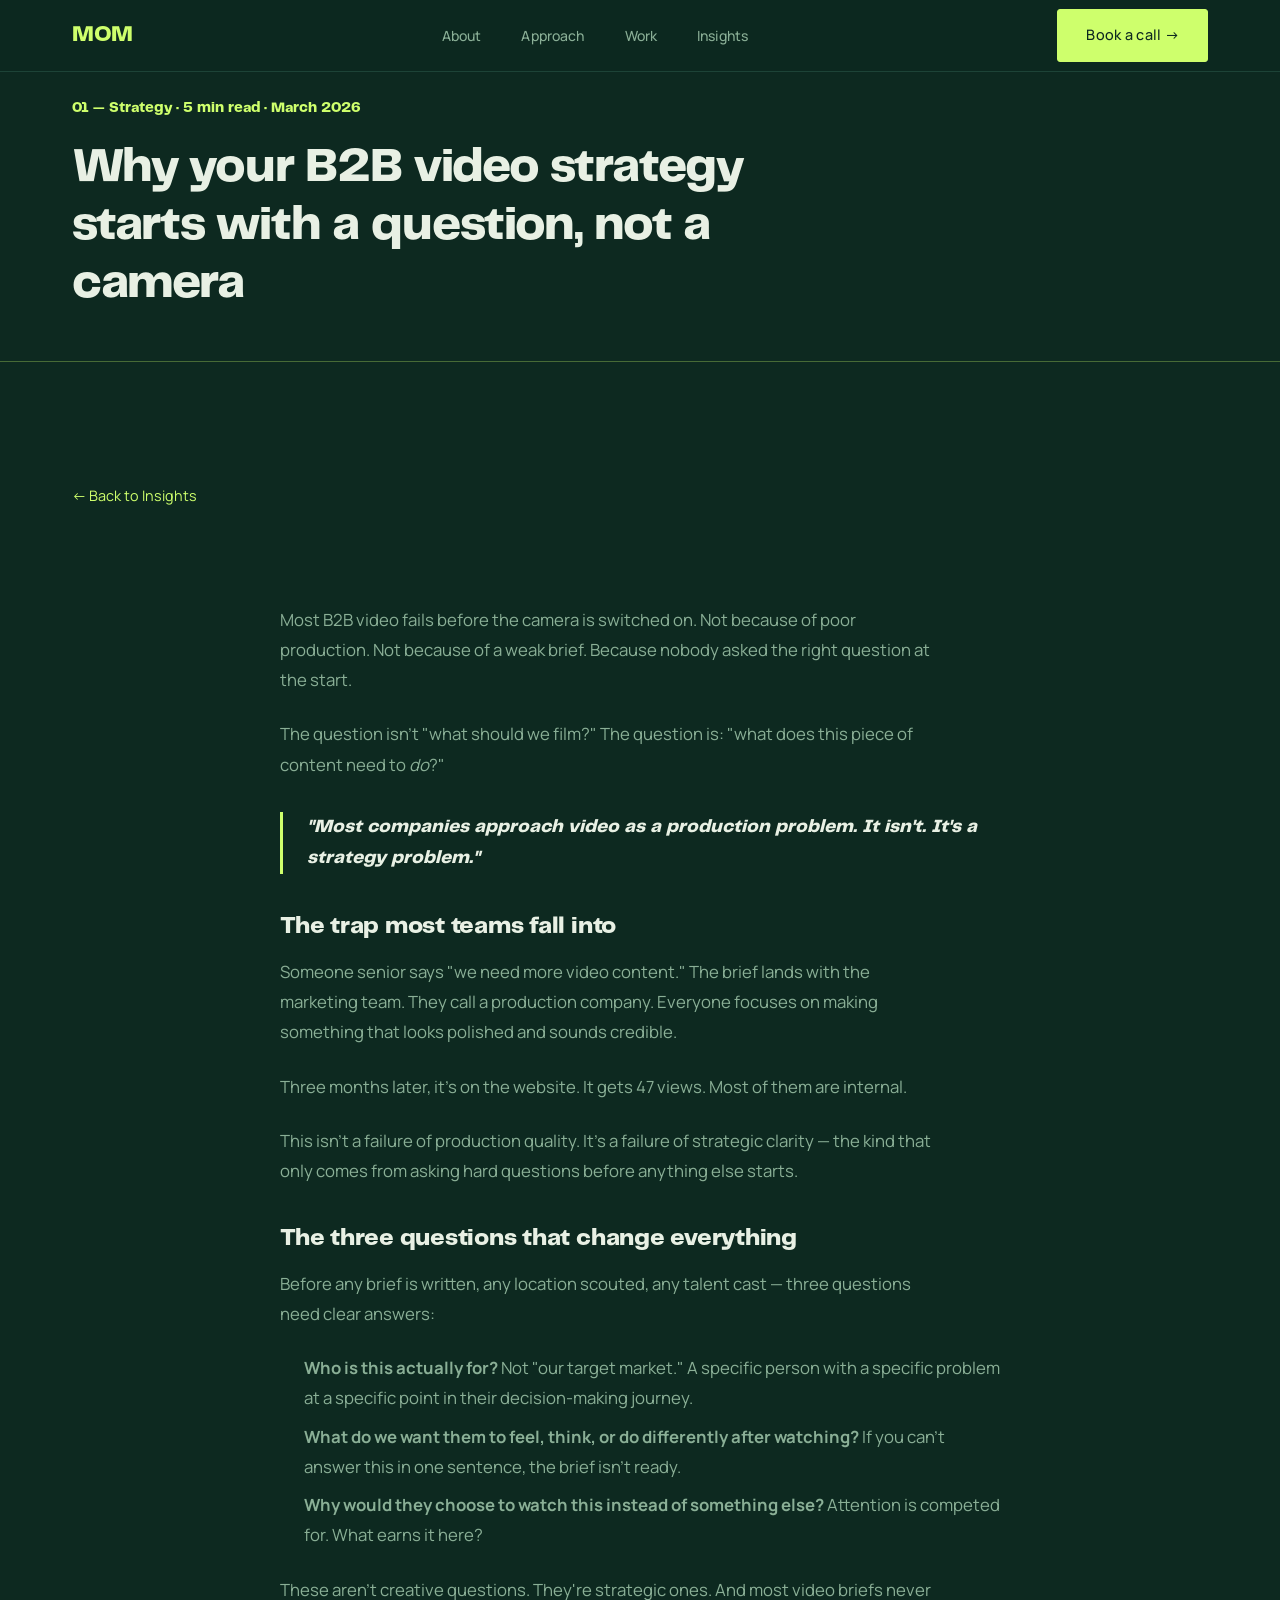
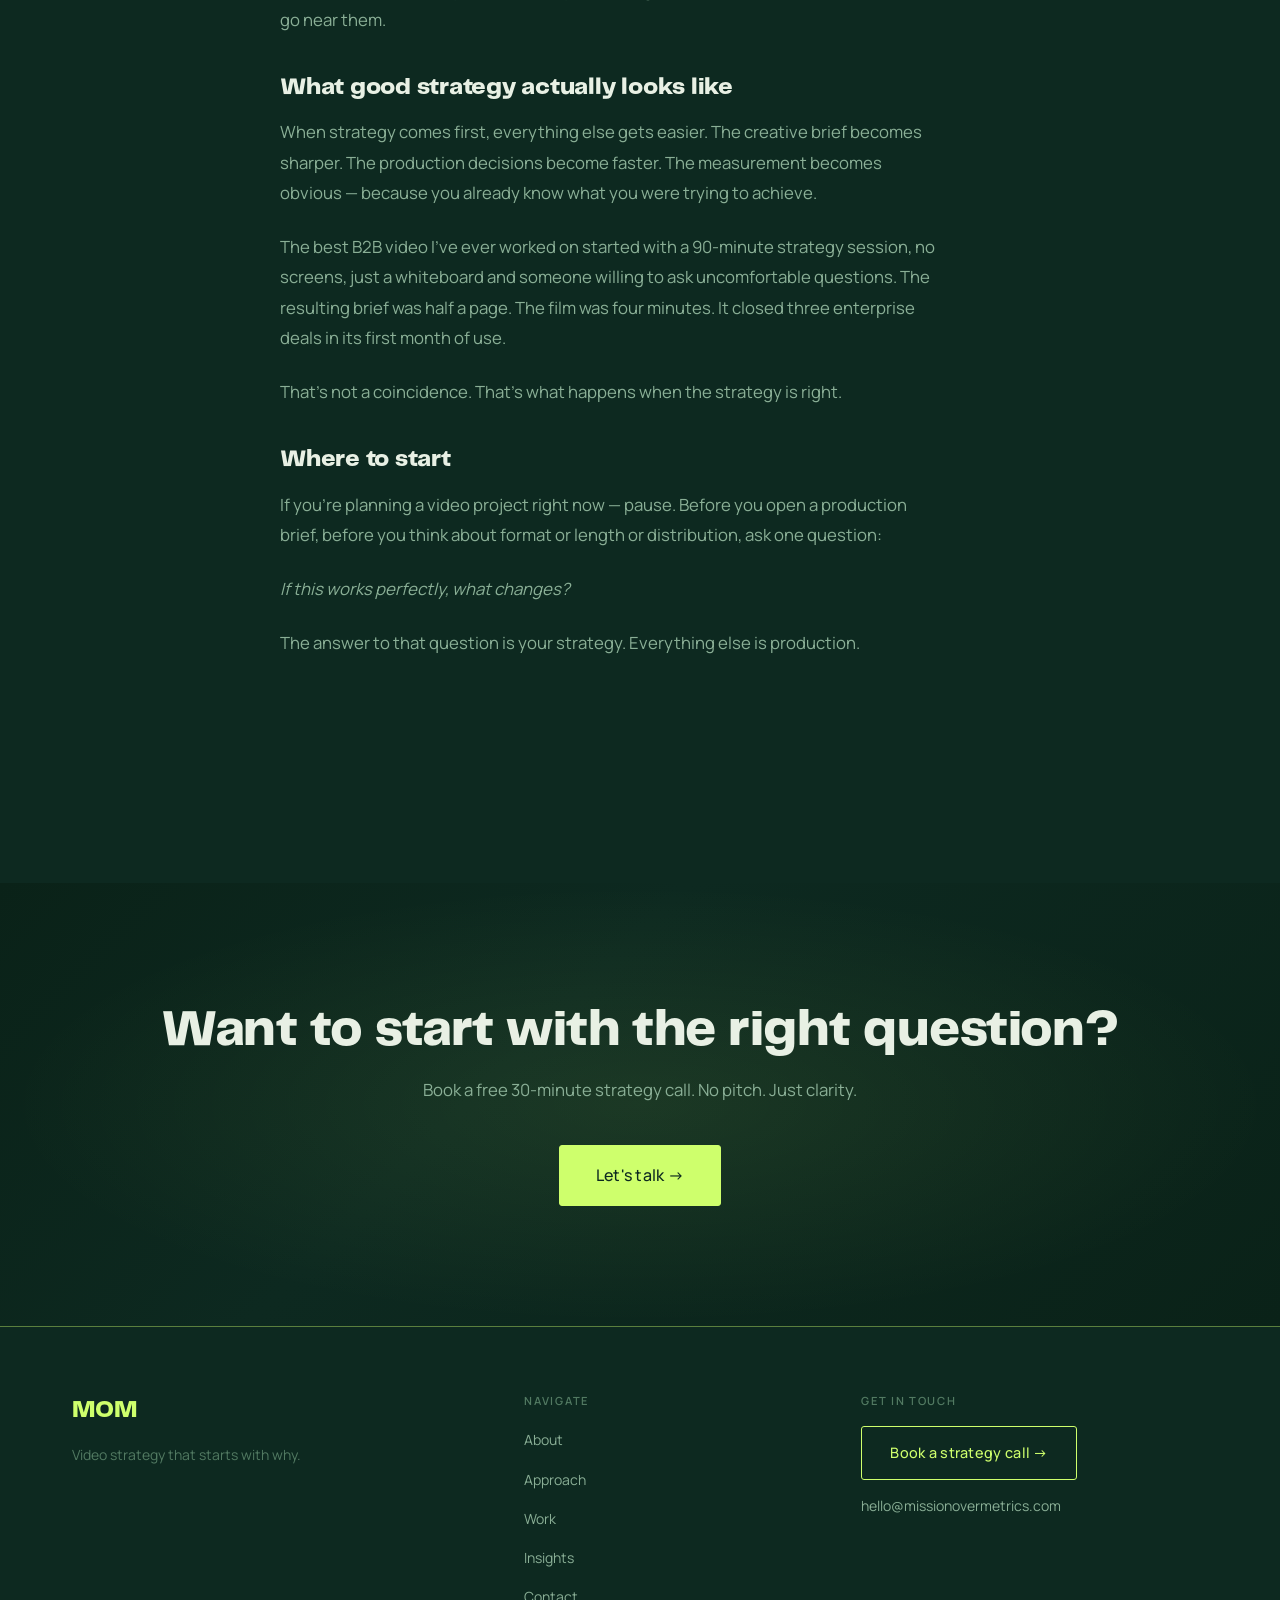
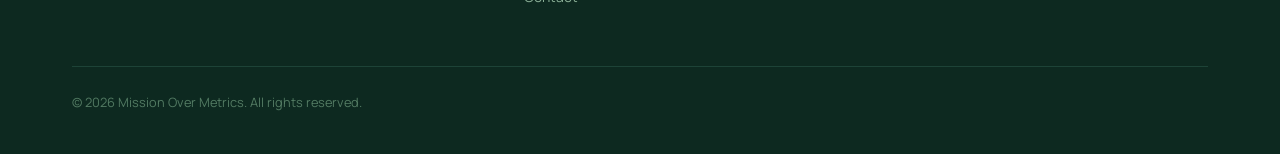
<file: article-01-strategy.html>
<!DOCTYPE html>
<html lang="en">
<head>
  <meta charset="UTF-8" />
  <meta name="viewport" content="width=device-width, initial-scale=1.0" />
  <title>Why your B2B video strategy starts with a question, not a camera — Mission Over Metrics</title>
  <meta name="description" content="Most B2B video fails before the camera is even switched on. Here's why strategy has to come first." />
  <link rel="preconnect" href="https://fonts.googleapis.com" />
  <link rel="preconnect" href="https://fonts.gstatic.com" crossorigin />
  <link href="https://fonts.googleapis.com/css2?family=Manrope:wght@300;400;500;600;700;800&display=swap" rel="stylesheet" />
  <link rel="stylesheet" href="assets/styles.css" />
  <style>
    .article-hero { padding: 6rem 0 3rem; }
    .article-hero__eyebrow { color: var(--gold); font-family: var(--font-serif); font-size: 0.9rem; margin-bottom: 1.25rem; display: block; }
    .article-hero__title { font-family: var(--font-serif); font-size: clamp(2rem, 4vw, 3rem); font-weight: 700; line-height: 1.2; max-width: 780px; }
    .article-hero__meta { color: var(--text-faint); font-size: 0.85rem; margin-top: 1.25rem; }
    .article-body { max-width: 720px; margin: 0 auto; padding: 3rem 0 5rem; }
    .article-body h2 { font-family: var(--font-serif); font-size: 1.5rem; font-weight: 700; margin: 2.5rem 0 1rem; color: var(--text); }
    .article-body p { font-size: 1.05rem; line-height: 1.8; color: var(--text-muted); margin-bottom: 1.5rem; }
    .article-body blockquote { border-left: 3px solid var(--gold); padding-left: 1.5rem; margin: 2rem 0; font-family: var(--font-serif); font-size: 1.15rem; font-style: italic; color: var(--text); }
    .article-body ul { padding-left: 1.5rem; margin-bottom: 1.5rem; }
    .article-body ul li { font-size: 1.05rem; line-height: 1.8; color: var(--text-muted); margin-bottom: 0.5rem; }
    .article-back { display: inline-flex; align-items: center; gap: 0.4rem; color: var(--gold); font-size: 0.9rem; margin-bottom: 3rem; transition: gap 0.2s; }
    .article-back:hover { gap: 0.7rem; }
  </style>
</head>
<body>

  <!-- NAVIGATION -->
  <nav class="nav" role="navigation" aria-label="Main navigation">
    <div class="nav__inner">
      <a href="index.html" class="nav__wordmark">MOM</a>
      <ul class="nav__links" role="list">
        <li><a href="about.html" class="nav__link">About</a></li>
        <li><a href="approach.html" class="nav__link">Approach</a></li>
        <li><a href="work.html" class="nav__link">Work</a></li>
        <li><a href="insights.html" class="nav__link nav__link--active">Insights</a></li>
      </ul>
      <a href="contact.html" class="btn btn--primary nav__cta">Book a call →</a>
      <button class="nav__hamburger" aria-label="Toggle menu" aria-expanded="false">
        <span></span><span></span><span></span>
      </button>
    </div>
    <div class="nav__mobile" role="menu">
      <a href="about.html" class="nav__link">About</a>
      <a href="approach.html" class="nav__link">Approach</a>
      <a href="work.html" class="nav__link">Work</a>
      <a href="insights.html" class="nav__link">Insights</a>
      <a href="contact.html" class="btn btn--primary">Book a call →</a>
    </div>
  </nav>

  <!-- ARTICLE HERO -->
  <header class="article-hero" aria-label="Article header">
    <div class="container">
      <span class="article-hero__eyebrow">01 — Strategy · 5 min read · March 2026</span>
      <h1 class="article-hero__title reveal">Why your B2B video strategy starts with a question, not a camera</h1>
    </div>
  </header>

  <hr class="gold-rule" />

  <!-- ARTICLE BODY -->
  <main class="section" aria-label="Article content">
    <div class="container">
      <a href="insights.html" class="article-back">← Back to Insights</a>

      <div class="article-body">

        <p>Most B2B video fails before the camera is switched on. Not because of poor production. Not because of a weak brief. Because nobody asked the right question at the start.</p>

        <p>The question isn't "what should we film?" The question is: "what does this piece of content need to <em>do</em>?"</p>

        <blockquote>"Most companies approach video as a production problem. It isn't. It's a strategy problem."</blockquote>

        <h2>The trap most teams fall into</h2>

        <p>Someone senior says "we need more video content." The brief lands with the marketing team. They call a production company. Everyone focuses on making something that looks polished and sounds credible.</p>

        <p>Three months later, it's on the website. It gets 47 views. Most of them are internal.</p>

        <p>This isn't a failure of production quality. It's a failure of strategic clarity — the kind that only comes from asking hard questions before anything else starts.</p>

        <h2>The three questions that change everything</h2>

        <p>Before any brief is written, any location scouted, any talent cast — three questions need clear answers:</p>

        <ul>
          <li><strong>Who is this actually for?</strong> Not "our target market." A specific person with a specific problem at a specific point in their decision-making journey.</li>
          <li><strong>What do we want them to feel, think, or do differently after watching?</strong> If you can't answer this in one sentence, the brief isn't ready.</li>
          <li><strong>Why would they choose to watch this instead of something else?</strong> Attention is competed for. What earns it here?</li>
        </ul>

        <p>These aren't creative questions. They're strategic ones. And most video briefs never go near them.</p>

        <h2>What good strategy actually looks like</h2>

        <p>When strategy comes first, everything else gets easier. The creative brief becomes sharper. The production decisions become faster. The measurement becomes obvious — because you already know what you were trying to achieve.</p>

        <p>The best B2B video I've ever worked on started with a 90-minute strategy session, no screens, just a whiteboard and someone willing to ask uncomfortable questions. The resulting brief was half a page. The film was four minutes. It closed three enterprise deals in its first month of use.</p>

        <p>That's not a coincidence. That's what happens when the strategy is right.</p>

        <h2>Where to start</h2>

        <p>If you're planning a video project right now — pause. Before you open a production brief, before you think about format or length or distribution, ask one question:</p>

        <p><em>If this works perfectly, what changes?</em></p>

        <p>The answer to that question is your strategy. Everything else is production.</p>

      </div>
    </div>
  </main>

  <!-- CTA BANNER -->
  <section class="cta-banner" aria-label="Call to action">
    <div class="container">
      <h2 class="reveal">Want to start with the right question?</h2>
      <p class="cta-banner__sub reveal reveal-delay-1">Book a free 30-minute strategy call. No pitch. Just clarity.</p>
      <a href="contact.html" class="btn btn--primary reveal reveal-delay-2" style="font-size: 1rem; padding: 1rem 2.25rem;">Let's talk →</a>
    </div>
  </section>

  <!-- FOOTER -->
  <footer class="footer" aria-label="Site footer">
    <div class="container">
      <div class="footer__grid">
        <div>
          <a href="index.html" class="footer__wordmark">MOM</a>
          <p class="footer__tagline">Video strategy that starts with why.</p>
        </div>
        <nav aria-label="Footer navigation">
          <span class="footer__col-title">Navigate</span>
          <ul class="footer__nav" role="list">
            <li><a href="about.html">About</a></li>
            <li><a href="approach.html">Approach</a></li>
            <li><a href="work.html">Work</a></li>
            <li><a href="insights.html">Insights</a></li>
            <li><a href="contact.html">Contact</a></li>
          </ul>
        </nav>
        <div>
          <span class="footer__col-title">Get in touch</span>
          <a href="contact.html" class="btn btn--outline">Book a strategy call →</a>
          <a href="mailto:hello@missionovermetrics.com" class="footer__cta-email">hello@missionovermetrics.com</a>
        </div>
      </div>
      <div class="footer__bottom">
        <p class="footer__copy">© 2026 Mission Over Metrics. All rights reserved.</p>
      </div>
    </div>
  </footer>

  <script src="assets/script.js"></script>
</body>
</html>
</file>
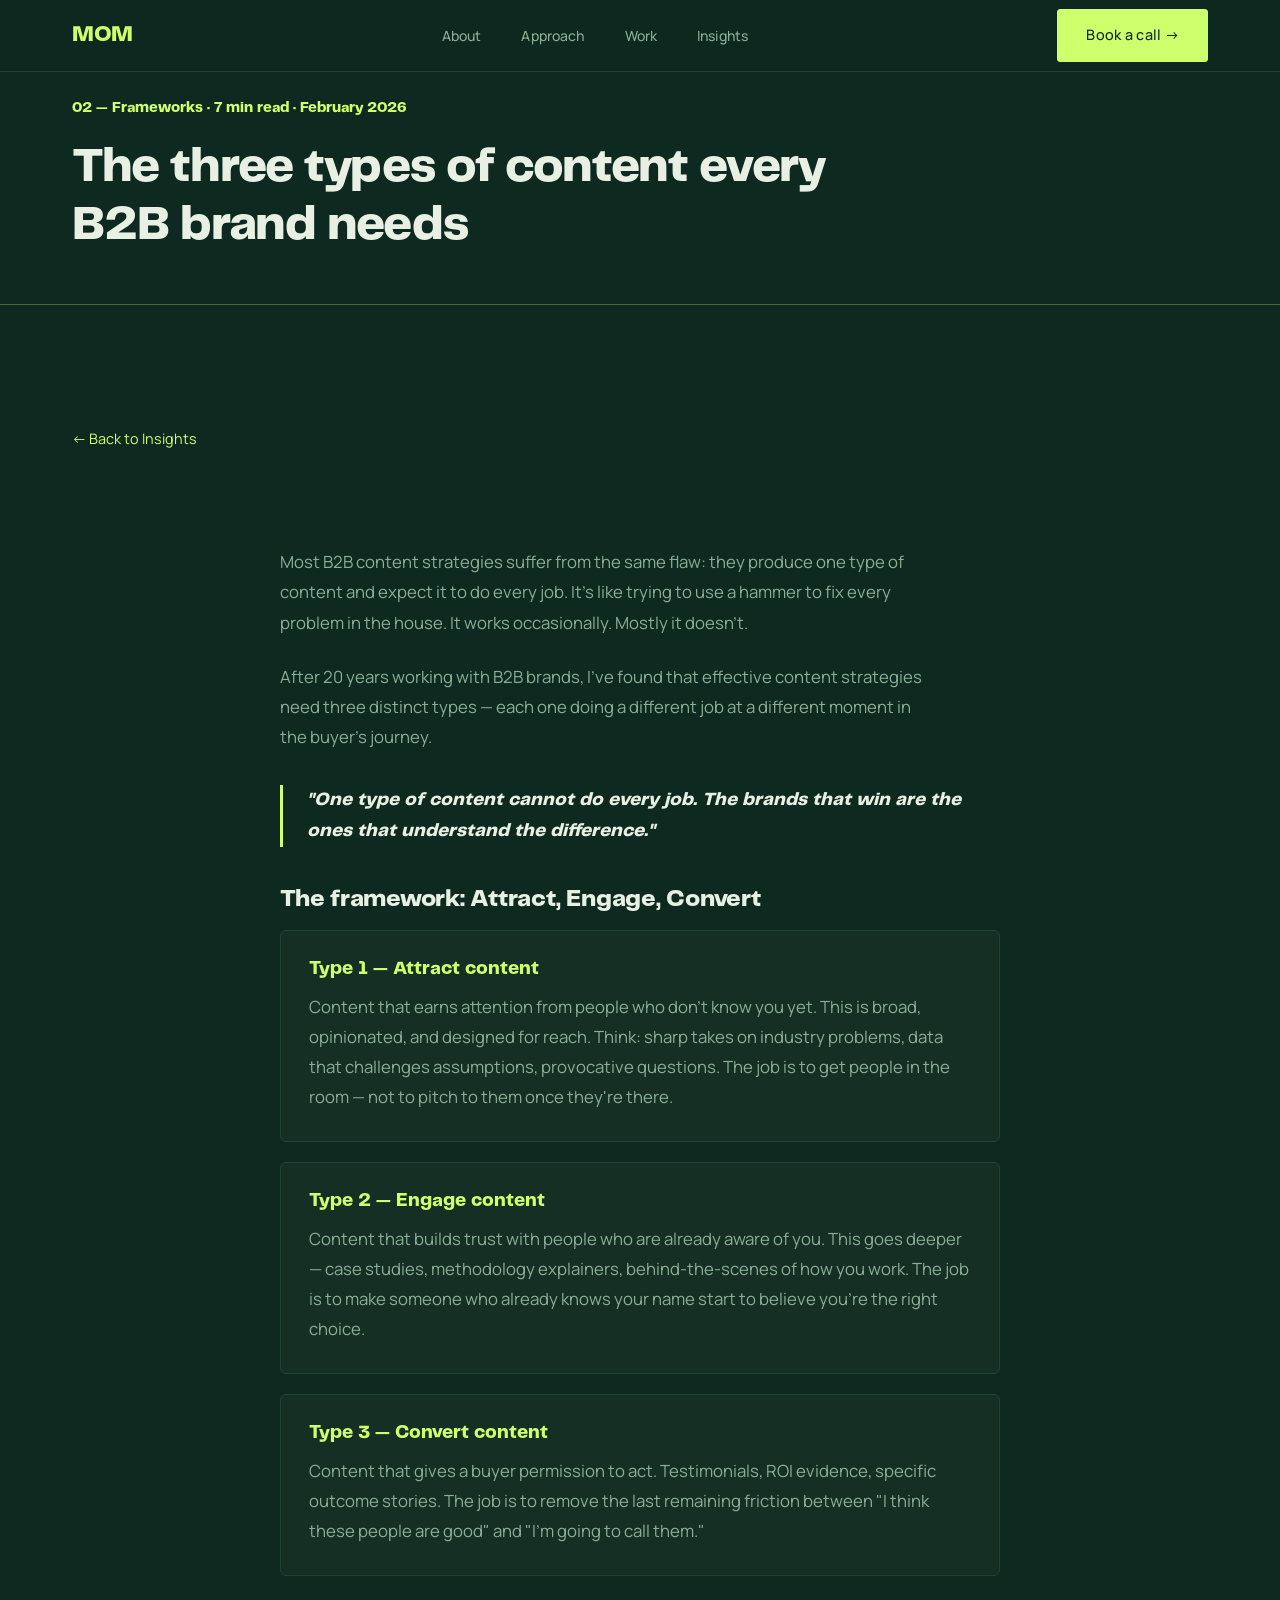
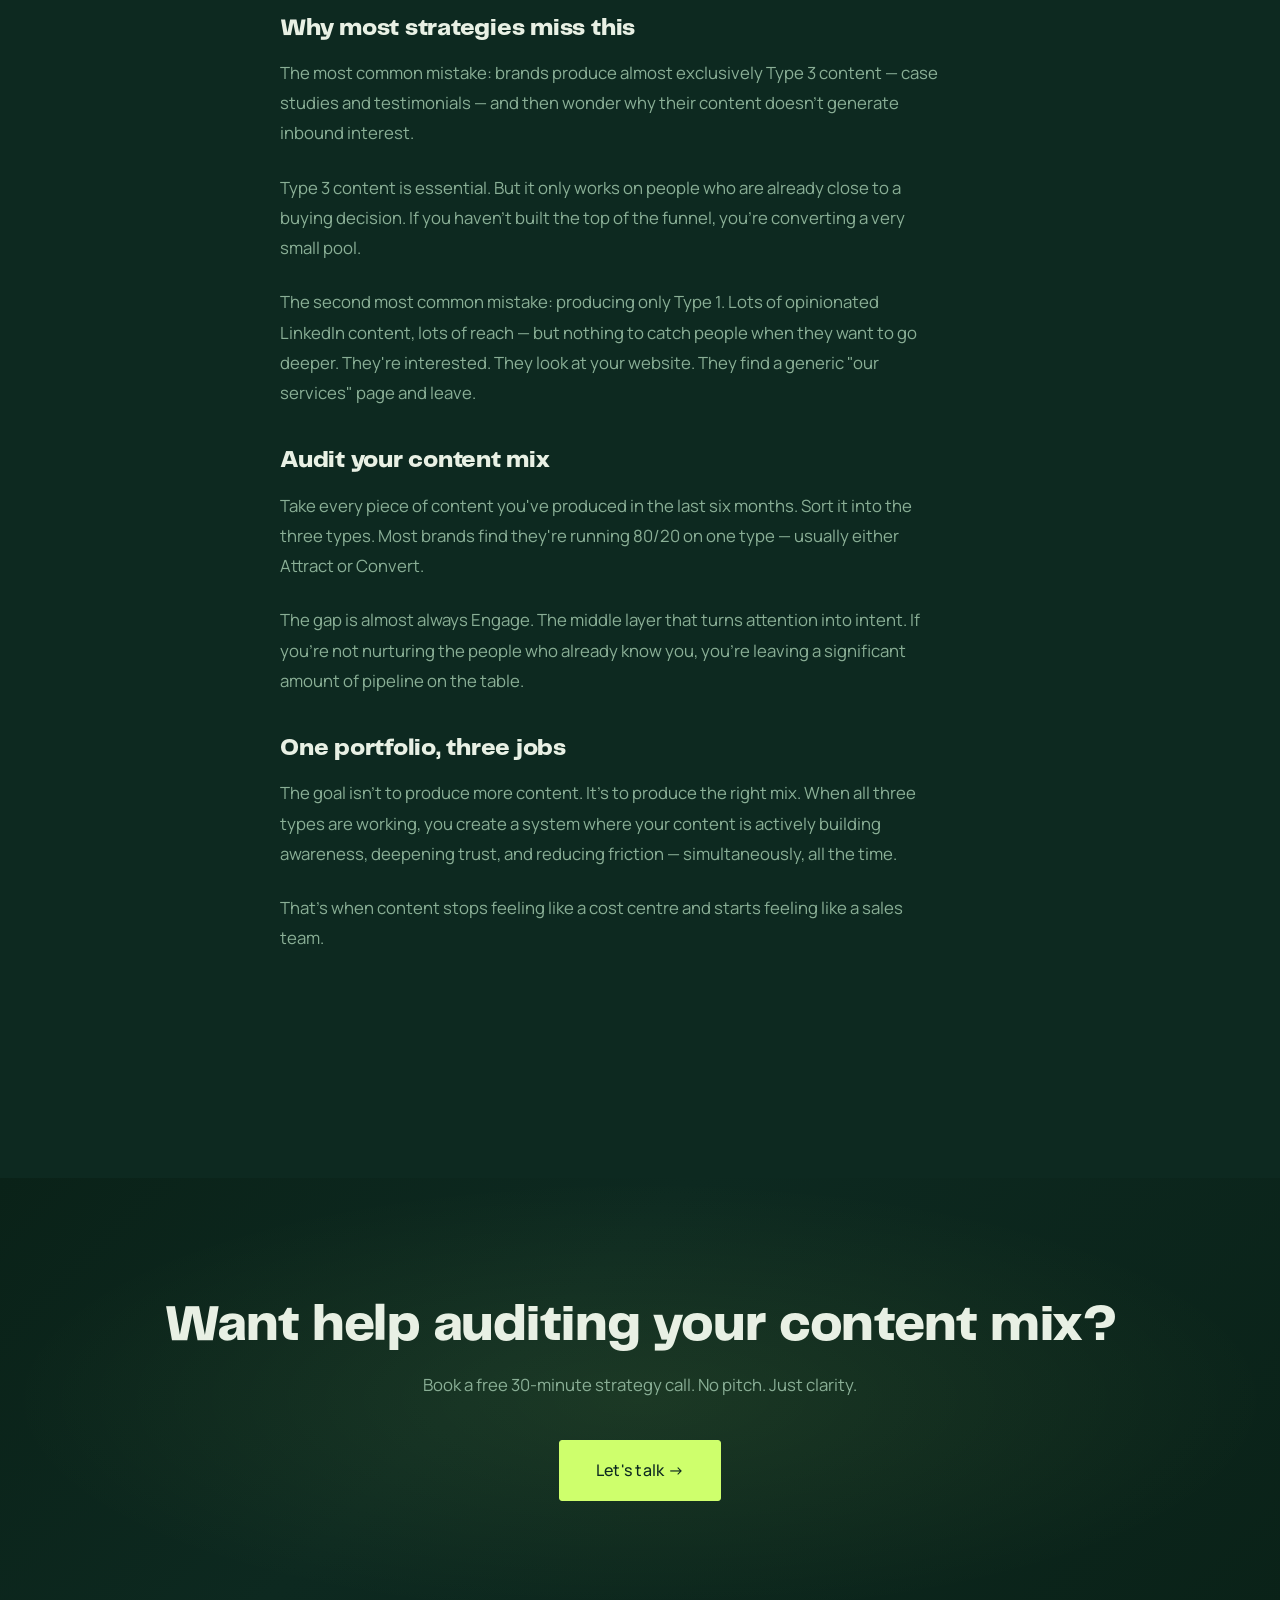
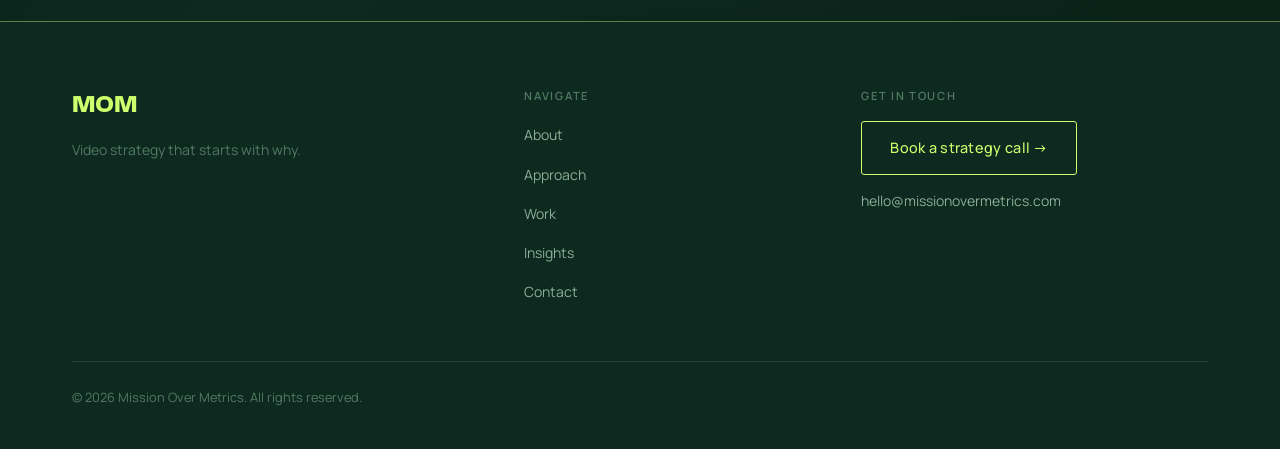
<file: article-02-frameworks.html>
<!DOCTYPE html>
<html lang="en">
<head>
  <meta charset="UTF-8" />
  <meta name="viewport" content="width=device-width, initial-scale=1.0" />
  <title>The three types of content every B2B brand needs — Mission Over Metrics</title>
  <meta name="description" content="Most B2B brands make one type of content and wonder why it doesn't convert. Here's the framework that changes that." />
  <link rel="preconnect" href="https://fonts.googleapis.com" />
  <link rel="preconnect" href="https://fonts.gstatic.com" crossorigin />
  <link href="https://fonts.googleapis.com/css2?family=Manrope:wght@300;400;500;600;700;800&display=swap" rel="stylesheet" />
  <link rel="stylesheet" href="assets/styles.css" />
  <style>
    .article-hero { padding: 6rem 0 3rem; }
    .article-hero__eyebrow { color: var(--gold); font-family: var(--font-serif); font-size: 0.9rem; margin-bottom: 1.25rem; display: block; }
    .article-hero__title { font-family: var(--font-serif); font-size: clamp(2rem, 4vw, 3rem); font-weight: 700; line-height: 1.2; max-width: 780px; }
    .article-body { max-width: 720px; margin: 0 auto; padding: 3rem 0 5rem; }
    .article-body h2 { font-family: var(--font-serif); font-size: 1.5rem; font-weight: 700; margin: 2.5rem 0 1rem; color: var(--text); }
    .article-body p { font-size: 1.05rem; line-height: 1.8; color: var(--text-muted); margin-bottom: 1.5rem; }
    .article-body blockquote { border-left: 3px solid var(--gold); padding-left: 1.5rem; margin: 2rem 0; font-family: var(--font-serif); font-size: 1.15rem; font-style: italic; color: var(--text); }
    .article-body ul { padding-left: 1.5rem; margin-bottom: 1.5rem; }
    .article-body ul li { font-size: 1.05rem; line-height: 1.8; color: var(--text-muted); margin-bottom: 0.5rem; }
    .article-back { display: inline-flex; align-items: center; gap: 0.4rem; color: var(--gold); font-size: 0.9rem; margin-bottom: 3rem; transition: gap 0.2s; }
    .article-back:hover { gap: 0.7rem; }
    .content-type-block { background: var(--surface); border: 1px solid var(--border); border-radius: 6px; padding: 1.75rem; margin-bottom: 1.25rem; }
    .content-type-block h3 { font-family: var(--font-serif); font-size: 1.15rem; font-weight: 700; color: var(--gold); margin-bottom: 0.75rem; }
    .content-type-block p { margin: 0; }
  </style>
</head>
<body>

  <nav class="nav" role="navigation" aria-label="Main navigation">
    <div class="nav__inner">
      <a href="index.html" class="nav__wordmark">MOM</a>
      <ul class="nav__links" role="list">
        <li><a href="about.html" class="nav__link">About</a></li>
        <li><a href="approach.html" class="nav__link">Approach</a></li>
        <li><a href="work.html" class="nav__link">Work</a></li>
        <li><a href="insights.html" class="nav__link nav__link--active">Insights</a></li>
      </ul>
      <a href="contact.html" class="btn btn--primary nav__cta">Book a call →</a>
      <button class="nav__hamburger" aria-label="Toggle menu" aria-expanded="false">
        <span></span><span></span><span></span>
      </button>
    </div>
    <div class="nav__mobile" role="menu">
      <a href="about.html" class="nav__link">About</a>
      <a href="approach.html" class="nav__link">Approach</a>
      <a href="work.html" class="nav__link">Work</a>
      <a href="insights.html" class="nav__link">Insights</a>
      <a href="contact.html" class="btn btn--primary">Book a call →</a>
    </div>
  </nav>

  <header class="article-hero" aria-label="Article header">
    <div class="container">
      <span class="article-hero__eyebrow">02 — Frameworks · 7 min read · February 2026</span>
      <h1 class="article-hero__title reveal">The three types of content every B2B brand needs</h1>
    </div>
  </header>

  <hr class="gold-rule" />

  <main class="section" aria-label="Article content">
    <div class="container">
      <a href="insights.html" class="article-back">← Back to Insights</a>

      <div class="article-body">

        <p>Most B2B content strategies suffer from the same flaw: they produce one type of content and expect it to do every job. It's like trying to use a hammer to fix every problem in the house. It works occasionally. Mostly it doesn't.</p>

        <p>After 20 years working with B2B brands, I've found that effective content strategies need three distinct types — each one doing a different job at a different moment in the buyer's journey.</p>

        <blockquote>"One type of content cannot do every job. The brands that win are the ones that understand the difference."</blockquote>

        <h2>The framework: Attract, Engage, Convert</h2>

        <div class="content-type-block">
          <h3>Type 1 — Attract content</h3>
          <p>Content that earns attention from people who don't know you yet. This is broad, opinionated, and designed for reach. Think: sharp takes on industry problems, data that challenges assumptions, provocative questions. The job is to get people in the room — not to pitch to them once they're there.</p>
        </div>

        <div class="content-type-block">
          <h3>Type 2 — Engage content</h3>
          <p>Content that builds trust with people who are already aware of you. This goes deeper — case studies, methodology explainers, behind-the-scenes of how you work. The job is to make someone who already knows your name start to believe you're the right choice.</p>
        </div>

        <div class="content-type-block">
          <h3>Type 3 — Convert content</h3>
          <p>Content that gives a buyer permission to act. Testimonials, ROI evidence, specific outcome stories. The job is to remove the last remaining friction between "I think these people are good" and "I'm going to call them."</p>
        </div>

        <h2>Why most strategies miss this</h2>

        <p>The most common mistake: brands produce almost exclusively Type 3 content — case studies and testimonials — and then wonder why their content doesn't generate inbound interest.</p>

        <p>Type 3 content is essential. But it only works on people who are already close to a buying decision. If you haven't built the top of the funnel, you're converting a very small pool.</p>

        <p>The second most common mistake: producing only Type 1. Lots of opinionated LinkedIn content, lots of reach — but nothing to catch people when they want to go deeper. They're interested. They look at your website. They find a generic "our services" page and leave.</p>

        <h2>Audit your content mix</h2>

        <p>Take every piece of content you've produced in the last six months. Sort it into the three types. Most brands find they're running 80/20 on one type — usually either Attract or Convert.</p>

        <p>The gap is almost always Engage. The middle layer that turns attention into intent. If you're not nurturing the people who already know you, you're leaving a significant amount of pipeline on the table.</p>

        <h2>One portfolio, three jobs</h2>

        <p>The goal isn't to produce more content. It's to produce the right mix. When all three types are working, you create a system where your content is actively building awareness, deepening trust, and reducing friction — simultaneously, all the time.</p>

        <p>That's when content stops feeling like a cost centre and starts feeling like a sales team.</p>

      </div>
    </div>
  </main>

  <section class="cta-banner" aria-label="Call to action">
    <div class="container">
      <h2 class="reveal">Want help auditing your content mix?</h2>
      <p class="cta-banner__sub reveal reveal-delay-1">Book a free 30-minute strategy call. No pitch. Just clarity.</p>
      <a href="contact.html" class="btn btn--primary reveal reveal-delay-2" style="font-size: 1rem; padding: 1rem 2.25rem;">Let's talk →</a>
    </div>
  </section>

  <footer class="footer" aria-label="Site footer">
    <div class="container">
      <div class="footer__grid">
        <div>
          <a href="index.html" class="footer__wordmark">MOM</a>
          <p class="footer__tagline">Video strategy that starts with why.</p>
        </div>
        <nav aria-label="Footer navigation">
          <span class="footer__col-title">Navigate</span>
          <ul class="footer__nav" role="list">
            <li><a href="about.html">About</a></li>
            <li><a href="approach.html">Approach</a></li>
            <li><a href="work.html">Work</a></li>
            <li><a href="insights.html">Insights</a></li>
            <li><a href="contact.html">Contact</a></li>
          </ul>
        </nav>
        <div>
          <span class="footer__col-title">Get in touch</span>
          <a href="contact.html" class="btn btn--outline">Book a strategy call →</a>
          <a href="mailto:hello@missionovermetrics.com" class="footer__cta-email">hello@missionovermetrics.com</a>
        </div>
      </div>
      <div class="footer__bottom">
        <p class="footer__copy">© 2026 Mission Over Metrics. All rights reserved.</p>
      </div>
    </div>
  </footer>

  <script src="assets/script.js"></script>
</body>
</html>
</file>
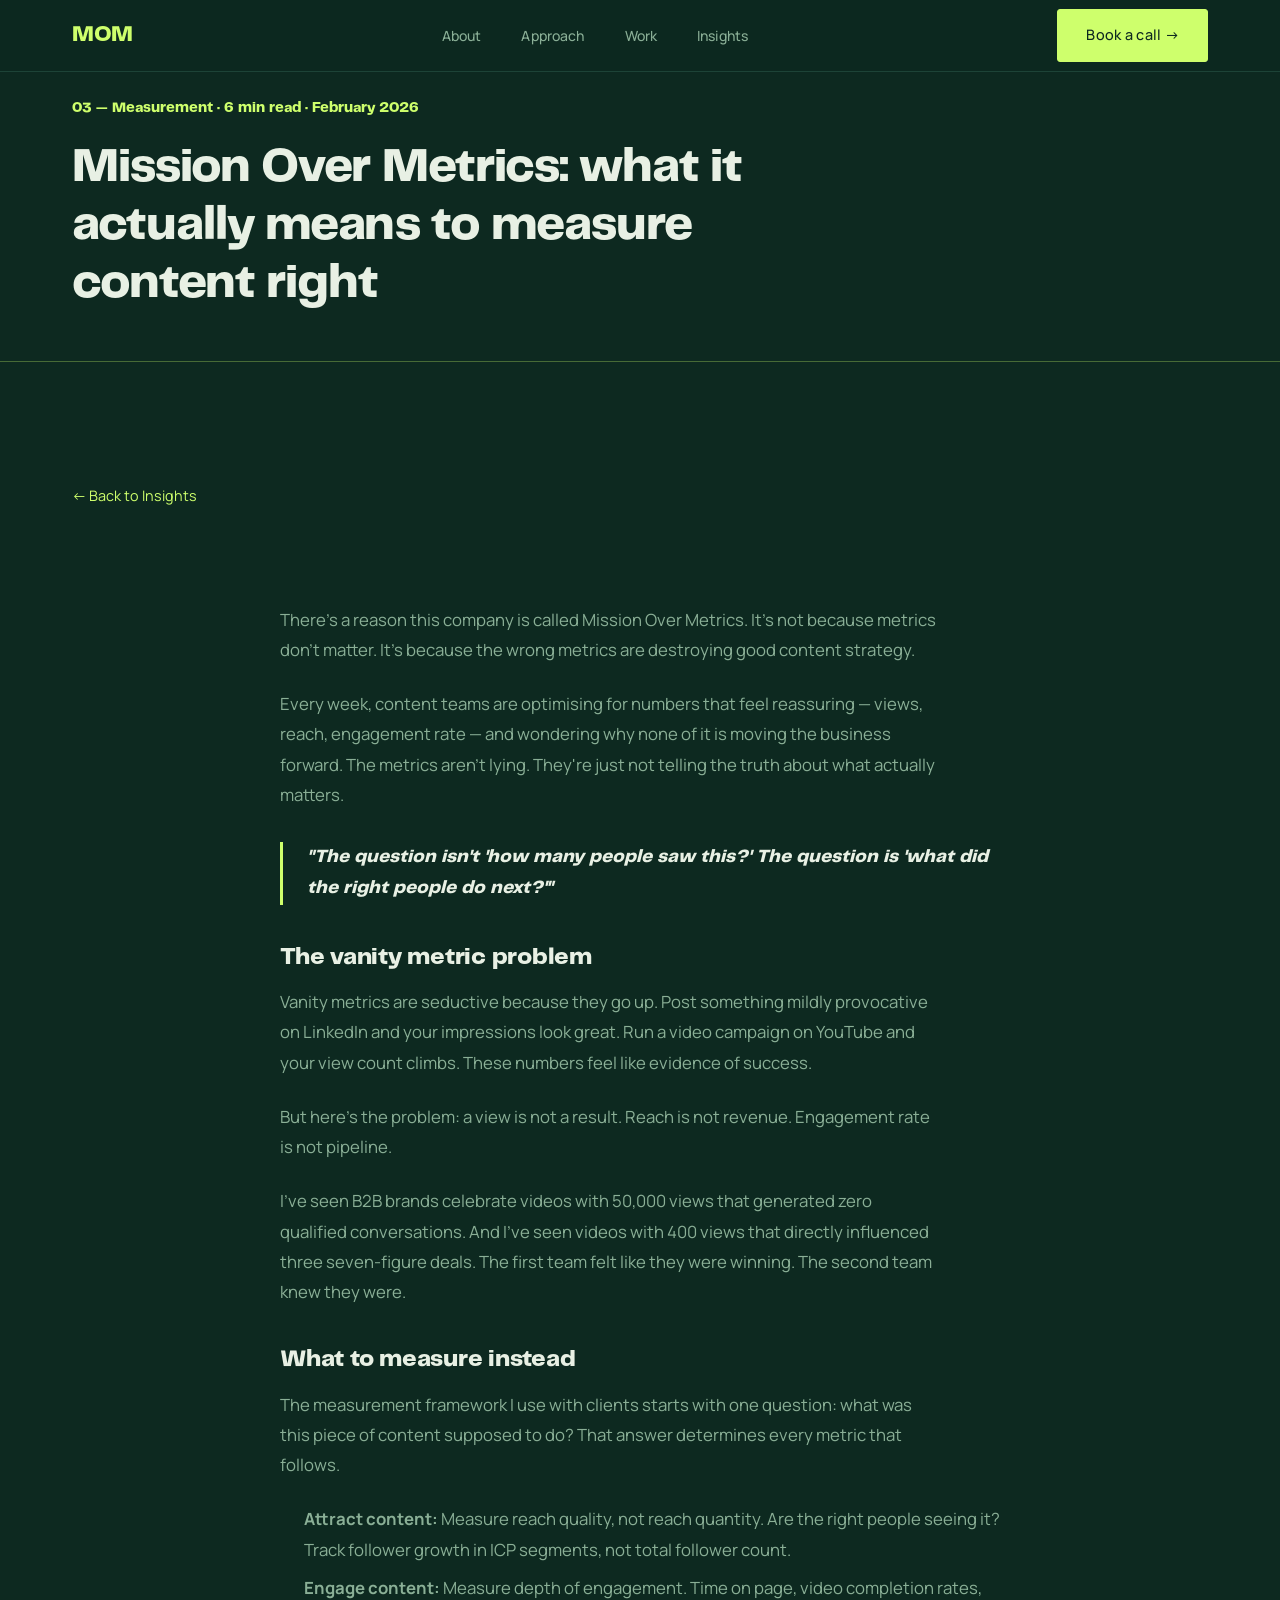
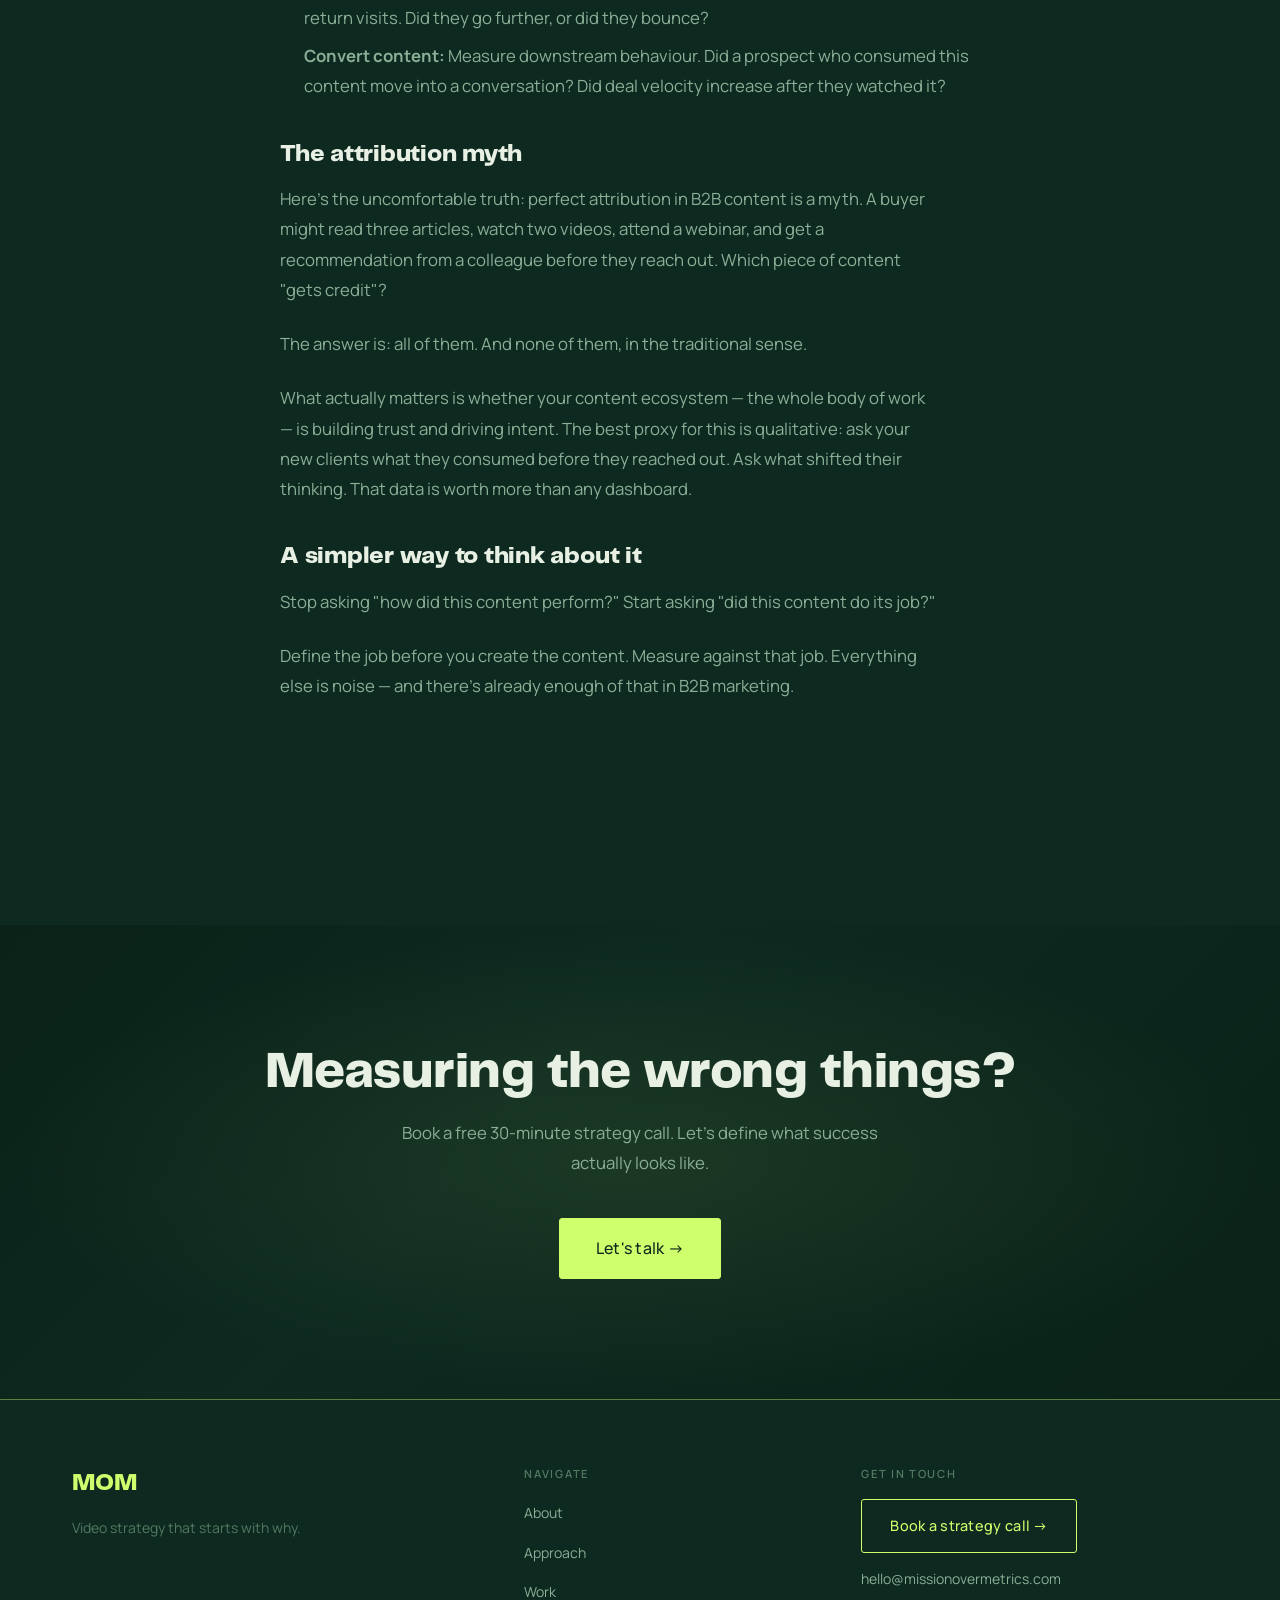
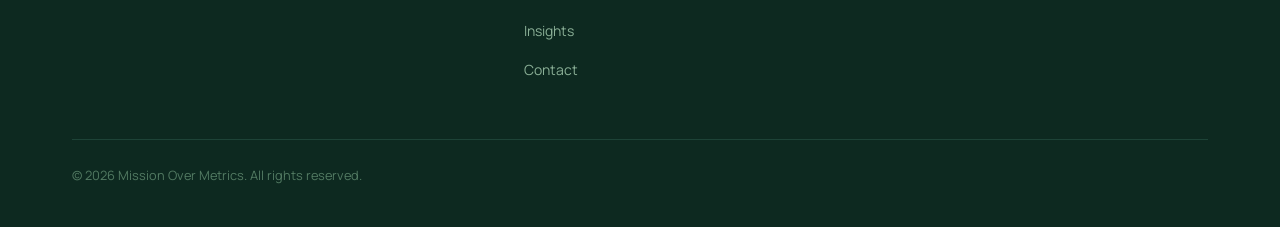
<file: article-03-measurement.html>
<!DOCTYPE html>
<html lang="en">
<head>
  <meta charset="UTF-8" />
  <meta name="viewport" content="width=device-width, initial-scale=1.0" />
  <title>Mission Over Metrics: what it actually means to measure content right — Mission Over Metrics</title>
  <meta name="description" content="Views and engagement rates are not content success. Here's what to measure instead." />
  <link rel="preconnect" href="https://fonts.googleapis.com" />
  <link rel="preconnect" href="https://fonts.gstatic.com" crossorigin />
  <link href="https://fonts.googleapis.com/css2?family=Manrope:wght@300;400;500;600;700;800&display=swap" rel="stylesheet" />
  <link rel="stylesheet" href="assets/styles.css" />
  <style>
    .article-hero { padding: 6rem 0 3rem; }
    .article-hero__eyebrow { color: var(--gold); font-family: var(--font-serif); font-size: 0.9rem; margin-bottom: 1.25rem; display: block; }
    .article-hero__title { font-family: var(--font-serif); font-size: clamp(2rem, 4vw, 3rem); font-weight: 700; line-height: 1.2; max-width: 780px; }
    .article-body { max-width: 720px; margin: 0 auto; padding: 3rem 0 5rem; }
    .article-body h2 { font-family: var(--font-serif); font-size: 1.5rem; font-weight: 700; margin: 2.5rem 0 1rem; color: var(--text); }
    .article-body p { font-size: 1.05rem; line-height: 1.8; color: var(--text-muted); margin-bottom: 1.5rem; }
    .article-body blockquote { border-left: 3px solid var(--gold); padding-left: 1.5rem; margin: 2rem 0; font-family: var(--font-serif); font-size: 1.15rem; font-style: italic; color: var(--text); }
    .article-body ul { padding-left: 1.5rem; margin-bottom: 1.5rem; }
    .article-body ul li { font-size: 1.05rem; line-height: 1.8; color: var(--text-muted); margin-bottom: 0.5rem; }
    .article-back { display: inline-flex; align-items: center; gap: 0.4rem; color: var(--gold); font-size: 0.9rem; margin-bottom: 3rem; transition: gap 0.2s; }
    .article-back:hover { gap: 0.7rem; }
  </style>
</head>
<body>

  <nav class="nav" role="navigation" aria-label="Main navigation">
    <div class="nav__inner">
      <a href="index.html" class="nav__wordmark">MOM</a>
      <ul class="nav__links" role="list">
        <li><a href="about.html" class="nav__link">About</a></li>
        <li><a href="approach.html" class="nav__link">Approach</a></li>
        <li><a href="work.html" class="nav__link">Work</a></li>
        <li><a href="insights.html" class="nav__link nav__link--active">Insights</a></li>
      </ul>
      <a href="contact.html" class="btn btn--primary nav__cta">Book a call →</a>
      <button class="nav__hamburger" aria-label="Toggle menu" aria-expanded="false">
        <span></span><span></span><span></span>
      </button>
    </div>
    <div class="nav__mobile" role="menu">
      <a href="about.html" class="nav__link">About</a>
      <a href="approach.html" class="nav__link">Approach</a>
      <a href="work.html" class="nav__link">Work</a>
      <a href="insights.html" class="nav__link">Insights</a>
      <a href="contact.html" class="btn btn--primary">Book a call →</a>
    </div>
  </nav>

  <header class="article-hero" aria-label="Article header">
    <div class="container">
      <span class="article-hero__eyebrow">03 — Measurement · 6 min read · February 2026</span>
      <h1 class="article-hero__title reveal">Mission Over Metrics: what it actually means to measure content right</h1>
    </div>
  </header>

  <hr class="gold-rule" />

  <main class="section" aria-label="Article content">
    <div class="container">
      <a href="insights.html" class="article-back">← Back to Insights</a>

      <div class="article-body">

        <p>There's a reason this company is called Mission Over Metrics. It's not because metrics don't matter. It's because the wrong metrics are destroying good content strategy.</p>

        <p>Every week, content teams are optimising for numbers that feel reassuring — views, reach, engagement rate — and wondering why none of it is moving the business forward. The metrics aren't lying. They're just not telling the truth about what actually matters.</p>

        <blockquote>"The question isn't 'how many people saw this?' The question is 'what did the right people do next?'"</blockquote>

        <h2>The vanity metric problem</h2>

        <p>Vanity metrics are seductive because they go up. Post something mildly provocative on LinkedIn and your impressions look great. Run a video campaign on YouTube and your view count climbs. These numbers feel like evidence of success.</p>

        <p>But here's the problem: a view is not a result. Reach is not revenue. Engagement rate is not pipeline.</p>

        <p>I've seen B2B brands celebrate videos with 50,000 views that generated zero qualified conversations. And I've seen videos with 400 views that directly influenced three seven-figure deals. The first team felt like they were winning. The second team knew they were.</p>

        <h2>What to measure instead</h2>

        <p>The measurement framework I use with clients starts with one question: what was this piece of content supposed to do? That answer determines every metric that follows.</p>

        <ul>
          <li><strong>Attract content:</strong> Measure reach quality, not reach quantity. Are the right people seeing it? Track follower growth in ICP segments, not total follower count.</li>
          <li><strong>Engage content:</strong> Measure depth of engagement. Time on page, video completion rates, return visits. Did they go further, or did they bounce?</li>
          <li><strong>Convert content:</strong> Measure downstream behaviour. Did a prospect who consumed this content move into a conversation? Did deal velocity increase after they watched it?</li>
        </ul>

        <h2>The attribution myth</h2>

        <p>Here's the uncomfortable truth: perfect attribution in B2B content is a myth. A buyer might read three articles, watch two videos, attend a webinar, and get a recommendation from a colleague before they reach out. Which piece of content "gets credit"?</p>

        <p>The answer is: all of them. And none of them, in the traditional sense.</p>

        <p>What actually matters is whether your content ecosystem — the whole body of work — is building trust and driving intent. The best proxy for this is qualitative: ask your new clients what they consumed before they reached out. Ask what shifted their thinking. That data is worth more than any dashboard.</p>

        <h2>A simpler way to think about it</h2>

        <p>Stop asking "how did this content perform?" Start asking "did this content do its job?"</p>

        <p>Define the job before you create the content. Measure against that job. Everything else is noise — and there's already enough of that in B2B marketing.</p>

      </div>
    </div>
  </main>

  <section class="cta-banner" aria-label="Call to action">
    <div class="container">
      <h2 class="reveal">Measuring the wrong things?</h2>
      <p class="cta-banner__sub reveal reveal-delay-1">Book a free 30-minute strategy call. Let's define what success actually looks like.</p>
      <a href="contact.html" class="btn btn--primary reveal reveal-delay-2" style="font-size: 1rem; padding: 1rem 2.25rem;">Let's talk →</a>
    </div>
  </section>

  <footer class="footer" aria-label="Site footer">
    <div class="container">
      <div class="footer__grid">
        <div>
          <a href="index.html" class="footer__wordmark">MOM</a>
          <p class="footer__tagline">Video strategy that starts with why.</p>
        </div>
        <nav aria-label="Footer navigation">
          <span class="footer__col-title">Navigate</span>
          <ul class="footer__nav" role="list">
            <li><a href="about.html">About</a></li>
            <li><a href="approach.html">Approach</a></li>
            <li><a href="work.html">Work</a></li>
            <li><a href="insights.html">Insights</a></li>
            <li><a href="contact.html">Contact</a></li>
          </ul>
        </nav>
        <div>
          <span class="footer__col-title">Get in touch</span>
          <a href="contact.html" class="btn btn--outline">Book a strategy call →</a>
          <a href="mailto:hello@missionovermetrics.com" class="footer__cta-email">hello@missionovermetrics.com</a>
        </div>
      </div>
      <div class="footer__bottom">
        <p class="footer__copy">© 2026 Mission Over Metrics. All rights reserved.</p>
      </div>
    </div>
  </footer>

  <script src="assets/script.js"></script>
</body>
</html>
</file>
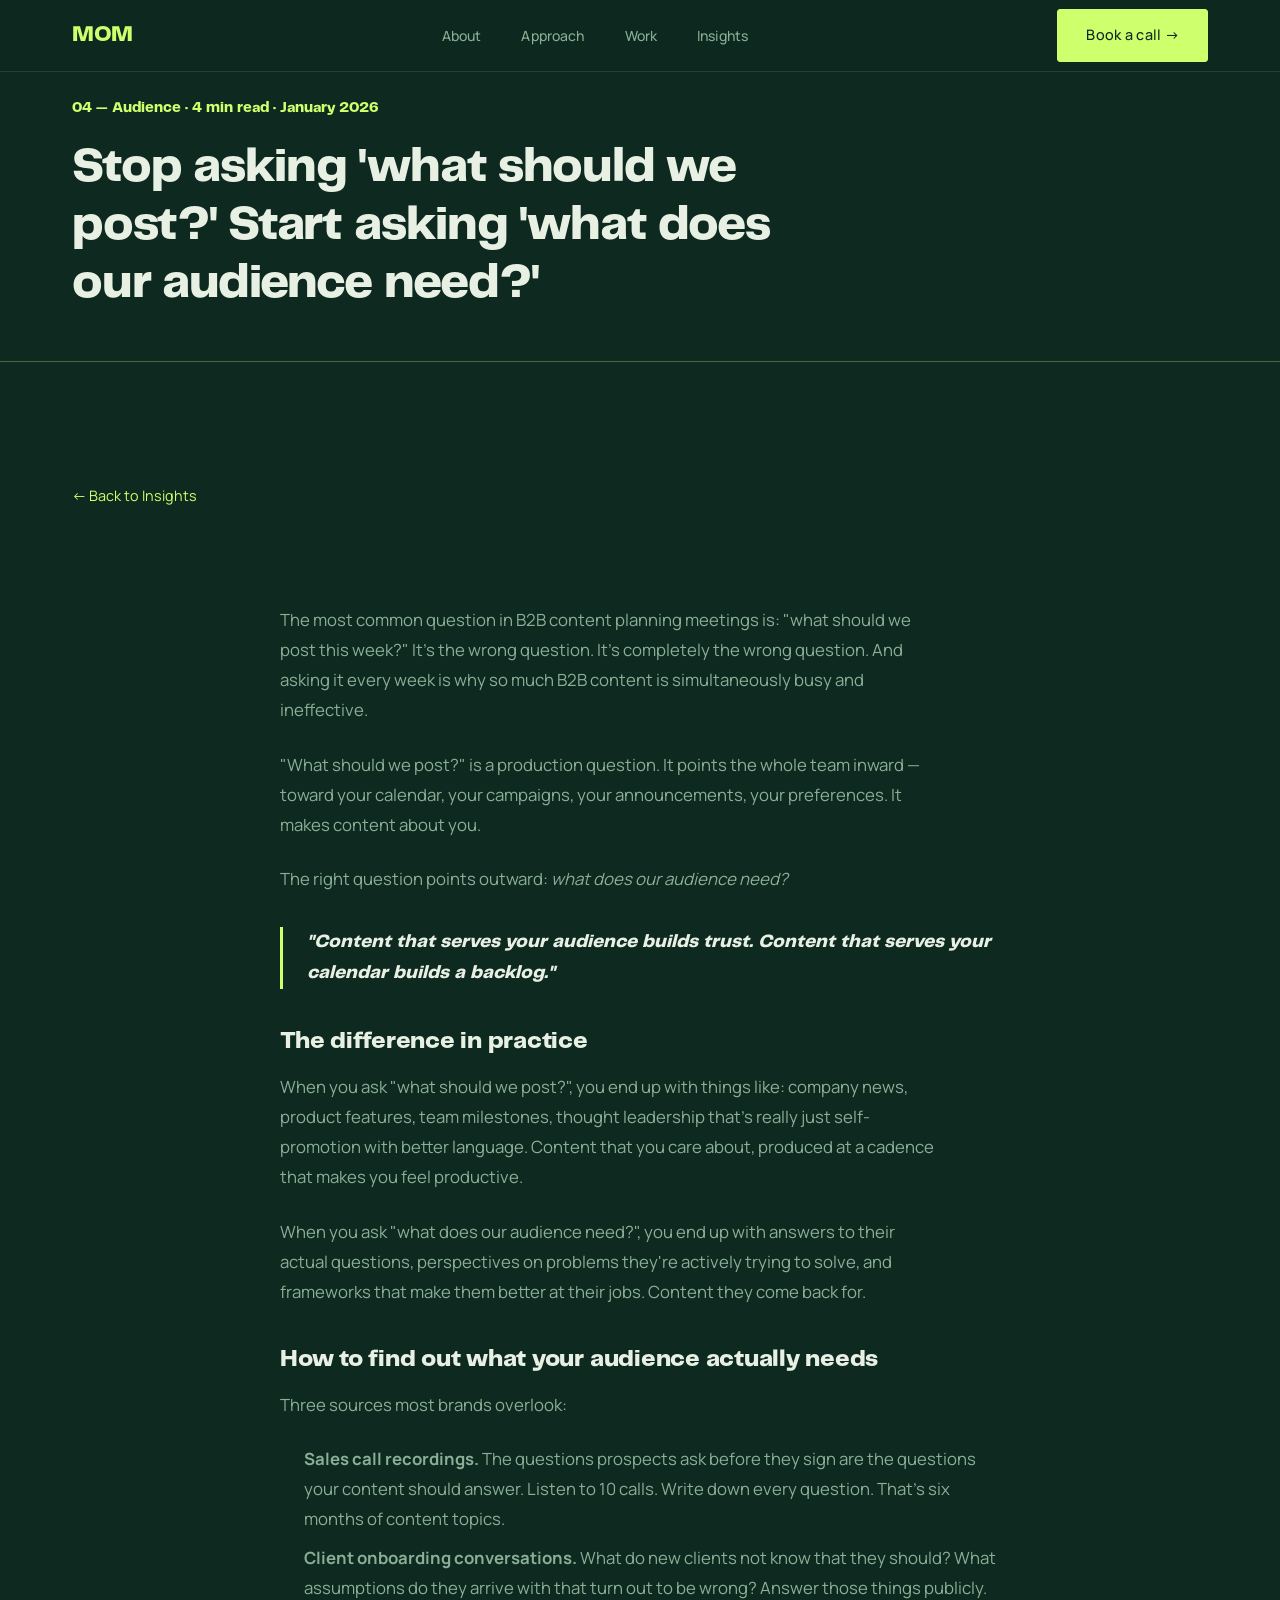
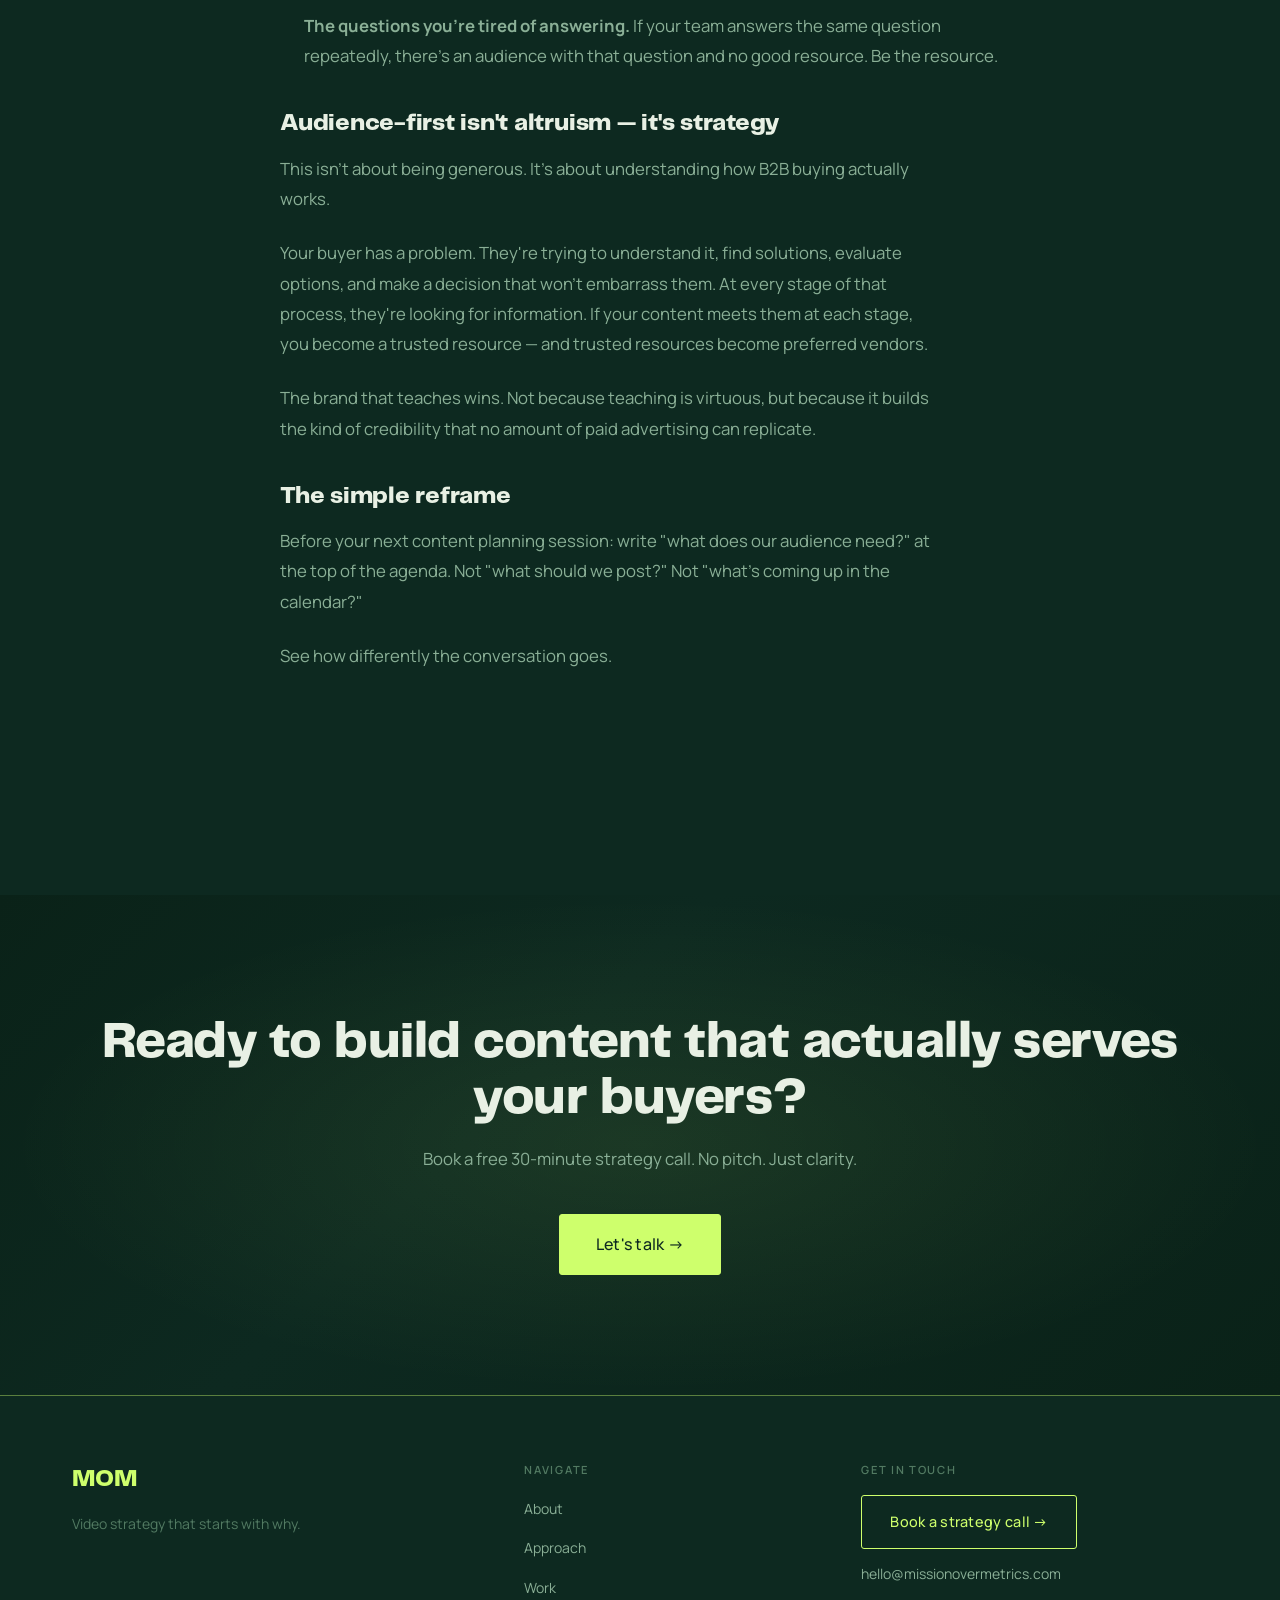
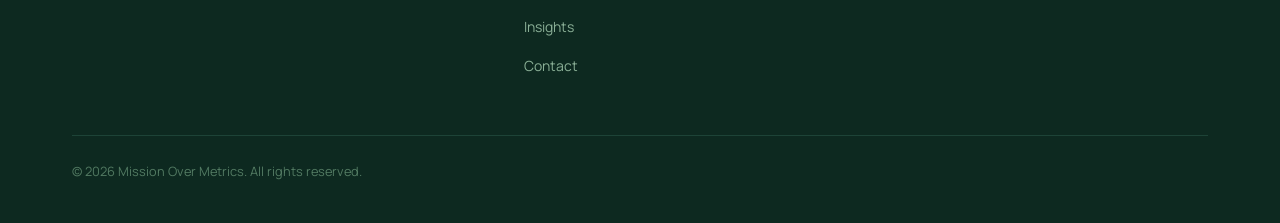
<file: article-04-audience.html>
<!DOCTYPE html>
<html lang="en">
<head>
  <meta charset="UTF-8" />
  <meta name="viewport" content="width=device-width, initial-scale=1.0" />
  <title>Stop asking 'what should we post?' Start asking 'what does our audience need?' — Mission Over Metrics</title>
  <meta name="description" content="The wrong question is killing B2B content. Here's how to reframe it." />
  <link rel="preconnect" href="https://fonts.googleapis.com" />
  <link rel="preconnect" href="https://fonts.gstatic.com" crossorigin />
  <link href="https://fonts.googleapis.com/css2?family=Manrope:wght@300;400;500;600;700;800&display=swap" rel="stylesheet" />
  <link rel="stylesheet" href="assets/styles.css" />
  <style>
    .article-hero { padding: 6rem 0 3rem; }
    .article-hero__eyebrow { color: var(--gold); font-family: var(--font-serif); font-size: 0.9rem; margin-bottom: 1.25rem; display: block; }
    .article-hero__title { font-family: var(--font-serif); font-size: clamp(2rem, 4vw, 3rem); font-weight: 700; line-height: 1.2; max-width: 780px; }
    .article-body { max-width: 720px; margin: 0 auto; padding: 3rem 0 5rem; }
    .article-body h2 { font-family: var(--font-serif); font-size: 1.5rem; font-weight: 700; margin: 2.5rem 0 1rem; color: var(--text); }
    .article-body p { font-size: 1.05rem; line-height: 1.8; color: var(--text-muted); margin-bottom: 1.5rem; }
    .article-body blockquote { border-left: 3px solid var(--gold); padding-left: 1.5rem; margin: 2rem 0; font-family: var(--font-serif); font-size: 1.15rem; font-style: italic; color: var(--text); }
    .article-body ul { padding-left: 1.5rem; margin-bottom: 1.5rem; }
    .article-body ul li { font-size: 1.05rem; line-height: 1.8; color: var(--text-muted); margin-bottom: 0.5rem; }
    .article-back { display: inline-flex; align-items: center; gap: 0.4rem; color: var(--gold); font-size: 0.9rem; margin-bottom: 3rem; transition: gap 0.2s; }
    .article-back:hover { gap: 0.7rem; }
  </style>
</head>
<body>

  <nav class="nav" role="navigation" aria-label="Main navigation">
    <div class="nav__inner">
      <a href="index.html" class="nav__wordmark">MOM</a>
      <ul class="nav__links" role="list">
        <li><a href="about.html" class="nav__link">About</a></li>
        <li><a href="approach.html" class="nav__link">Approach</a></li>
        <li><a href="work.html" class="nav__link">Work</a></li>
        <li><a href="insights.html" class="nav__link nav__link--active">Insights</a></li>
      </ul>
      <a href="contact.html" class="btn btn--primary nav__cta">Book a call →</a>
      <button class="nav__hamburger" aria-label="Toggle menu" aria-expanded="false">
        <span></span><span></span><span></span>
      </button>
    </div>
    <div class="nav__mobile" role="menu">
      <a href="about.html" class="nav__link">About</a>
      <a href="approach.html" class="nav__link">Approach</a>
      <a href="work.html" class="nav__link">Work</a>
      <a href="insights.html" class="nav__link">Insights</a>
      <a href="contact.html" class="btn btn--primary">Book a call →</a>
    </div>
  </nav>

  <header class="article-hero" aria-label="Article header">
    <div class="container">
      <span class="article-hero__eyebrow">04 — Audience · 4 min read · January 2026</span>
      <h1 class="article-hero__title reveal">Stop asking 'what should we post?' Start asking 'what does our audience need?'</h1>
    </div>
  </header>

  <hr class="gold-rule" />

  <main class="section" aria-label="Article content">
    <div class="container">
      <a href="insights.html" class="article-back">← Back to Insights</a>

      <div class="article-body">

        <p>The most common question in B2B content planning meetings is: "what should we post this week?" It's the wrong question. It's completely the wrong question. And asking it every week is why so much B2B content is simultaneously busy and ineffective.</p>

        <p>"What should we post?" is a production question. It points the whole team inward — toward your calendar, your campaigns, your announcements, your preferences. It makes content about you.</p>

        <p>The right question points outward: <em>what does our audience need?</em></p>

        <blockquote>"Content that serves your audience builds trust. Content that serves your calendar builds a backlog."</blockquote>

        <h2>The difference in practice</h2>

        <p>When you ask "what should we post?", you end up with things like: company news, product features, team milestones, thought leadership that's really just self-promotion with better language. Content that you care about, produced at a cadence that makes you feel productive.</p>

        <p>When you ask "what does our audience need?", you end up with answers to their actual questions, perspectives on problems they're actively trying to solve, and frameworks that make them better at their jobs. Content they come back for.</p>

        <h2>How to find out what your audience actually needs</h2>

        <p>Three sources most brands overlook:</p>

        <ul>
          <li><strong>Sales call recordings.</strong> The questions prospects ask before they sign are the questions your content should answer. Listen to 10 calls. Write down every question. That's six months of content topics.</li>
          <li><strong>Client onboarding conversations.</strong> What do new clients not know that they should? What assumptions do they arrive with that turn out to be wrong? Answer those things publicly.</li>
          <li><strong>The questions you're tired of answering.</strong> If your team answers the same question repeatedly, there's an audience with that question and no good resource. Be the resource.</li>
        </ul>

        <h2>Audience-first isn't altruism — it's strategy</h2>

        <p>This isn't about being generous. It's about understanding how B2B buying actually works.</p>

        <p>Your buyer has a problem. They're trying to understand it, find solutions, evaluate options, and make a decision that won't embarrass them. At every stage of that process, they're looking for information. If your content meets them at each stage, you become a trusted resource — and trusted resources become preferred vendors.</p>

        <p>The brand that teaches wins. Not because teaching is virtuous, but because it builds the kind of credibility that no amount of paid advertising can replicate.</p>

        <h2>The simple reframe</h2>

        <p>Before your next content planning session: write "what does our audience need?" at the top of the agenda. Not "what should we post?" Not "what's coming up in the calendar?"</p>

        <p>See how differently the conversation goes.</p>

      </div>
    </div>
  </main>

  <section class="cta-banner" aria-label="Call to action">
    <div class="container">
      <h2 class="reveal">Ready to build content that actually serves your buyers?</h2>
      <p class="cta-banner__sub reveal reveal-delay-1">Book a free 30-minute strategy call. No pitch. Just clarity.</p>
      <a href="contact.html" class="btn btn--primary reveal reveal-delay-2" style="font-size: 1rem; padding: 1rem 2.25rem;">Let's talk →</a>
    </div>
  </section>

  <footer class="footer" aria-label="Site footer">
    <div class="container">
      <div class="footer__grid">
        <div>
          <a href="index.html" class="footer__wordmark">MOM</a>
          <p class="footer__tagline">Video strategy that starts with why.</p>
        </div>
        <nav aria-label="Footer navigation">
          <span class="footer__col-title">Navigate</span>
          <ul class="footer__nav" role="list">
            <li><a href="about.html">About</a></li>
            <li><a href="approach.html">Approach</a></li>
            <li><a href="work.html">Work</a></li>
            <li><a href="insights.html">Insights</a></li>
            <li><a href="contact.html">Contact</a></li>
          </ul>
        </nav>
        <div>
          <span class="footer__col-title">Get in touch</span>
          <a href="contact.html" class="btn btn--outline">Book a strategy call →</a>
          <a href="mailto:hello@missionovermetrics.com" class="footer__cta-email">hello@missionovermetrics.com</a>
        </div>
      </div>
      <div class="footer__bottom">
        <p class="footer__copy">© 2026 Mission Over Metrics. All rights reserved.</p>
      </div>
    </div>
  </footer>

  <script src="assets/script.js"></script>
</body>
</html>
</file>
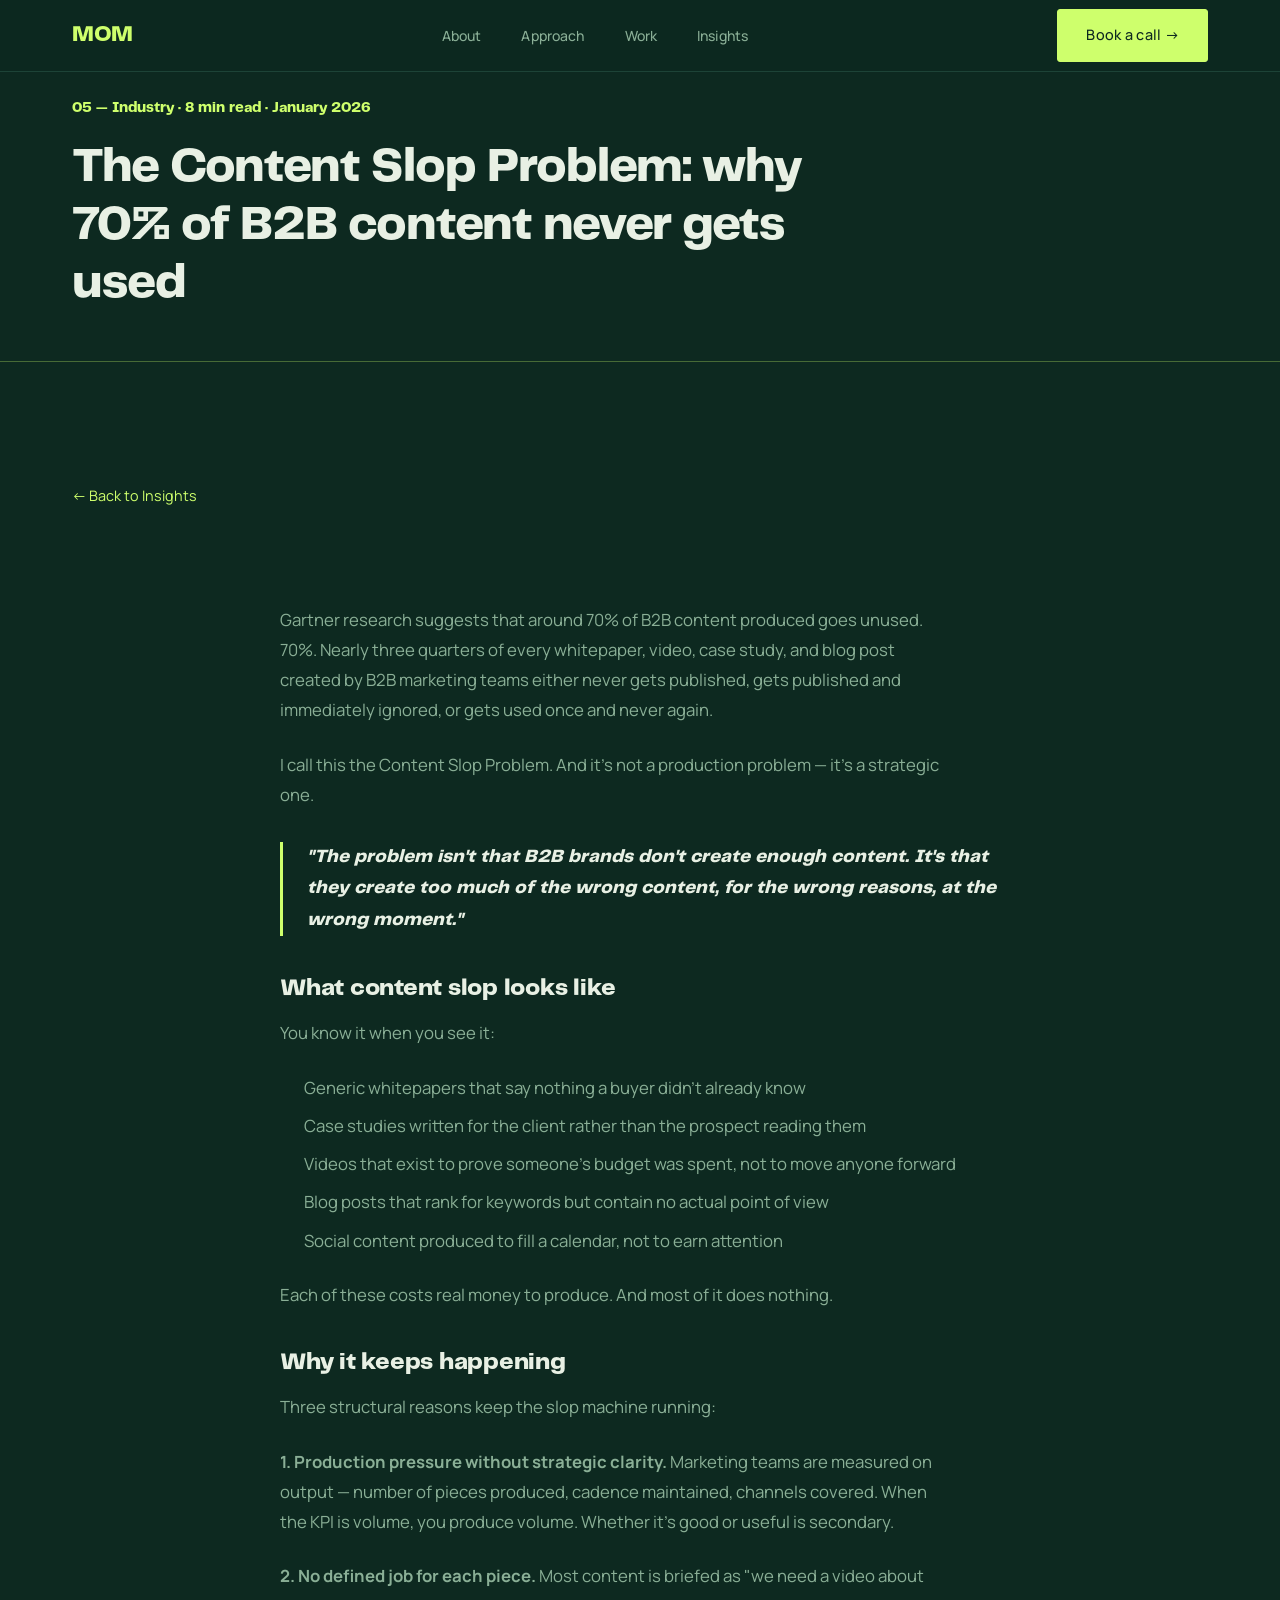
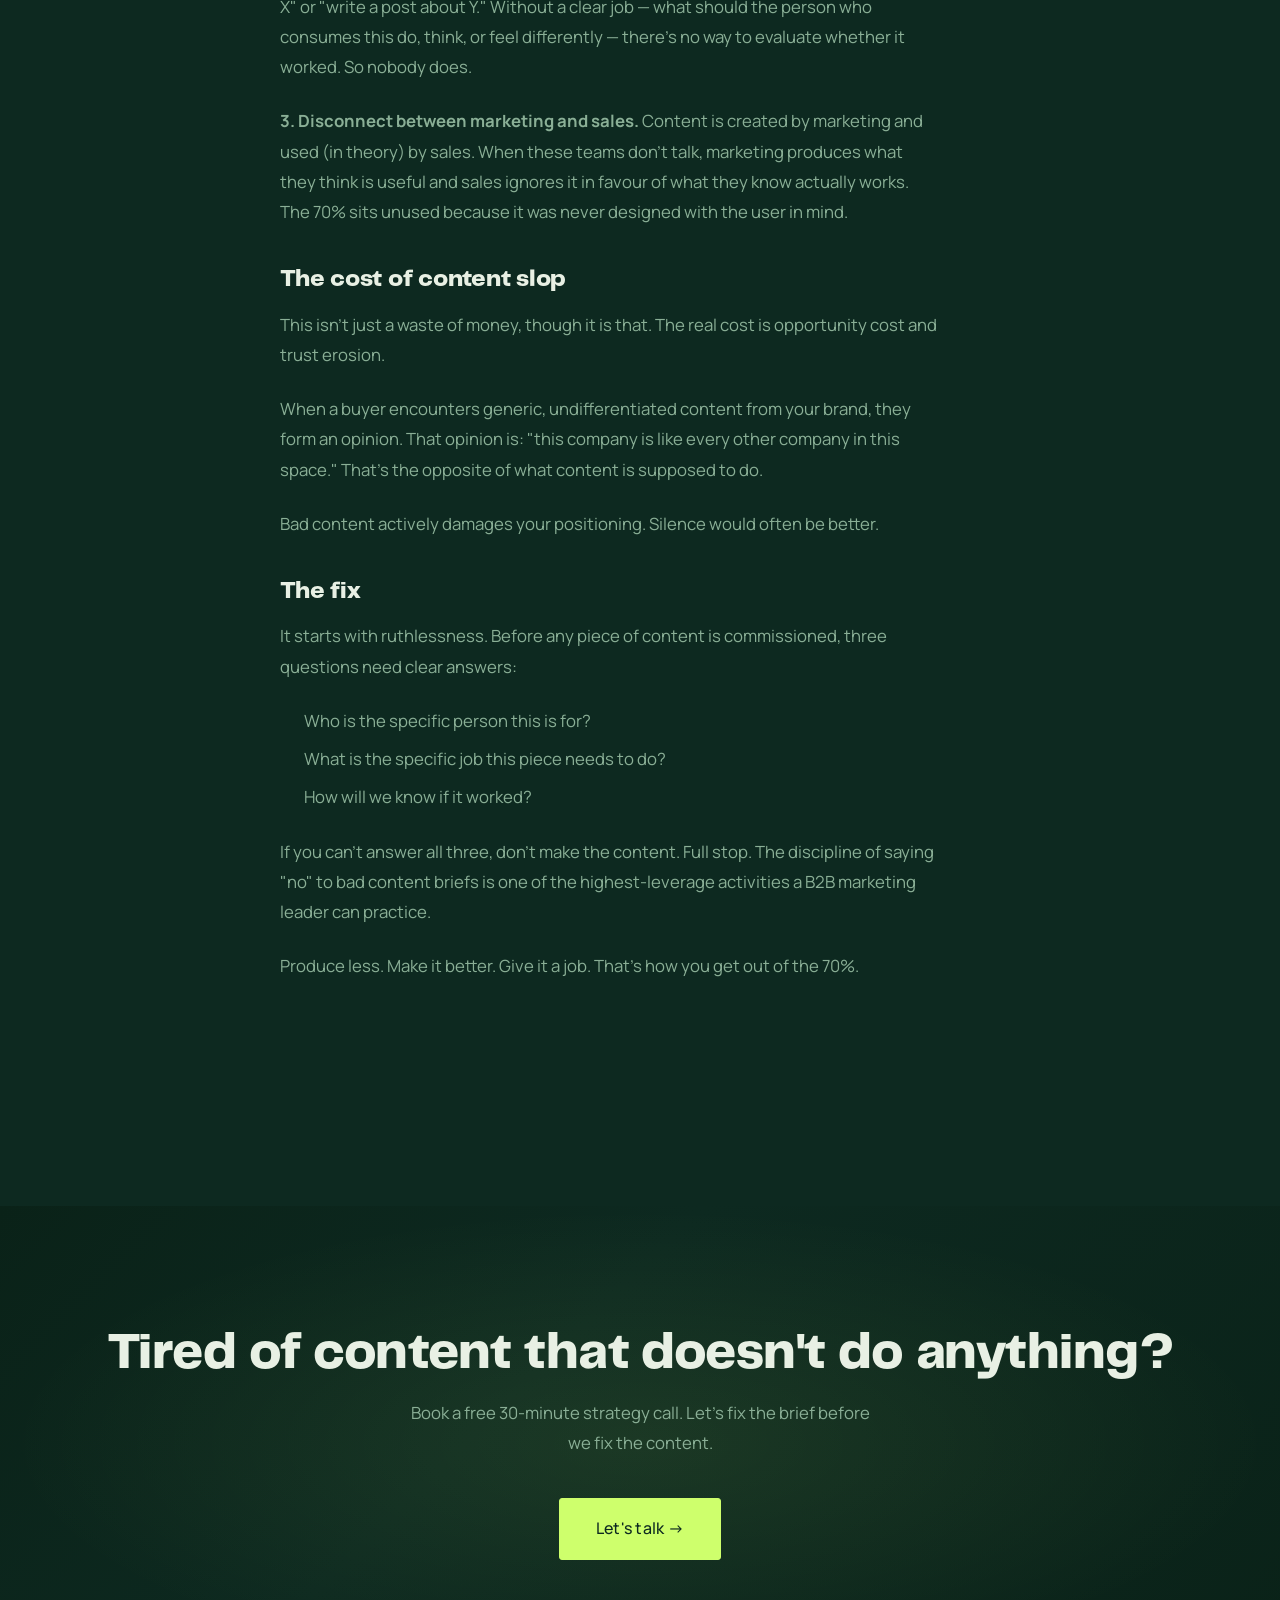
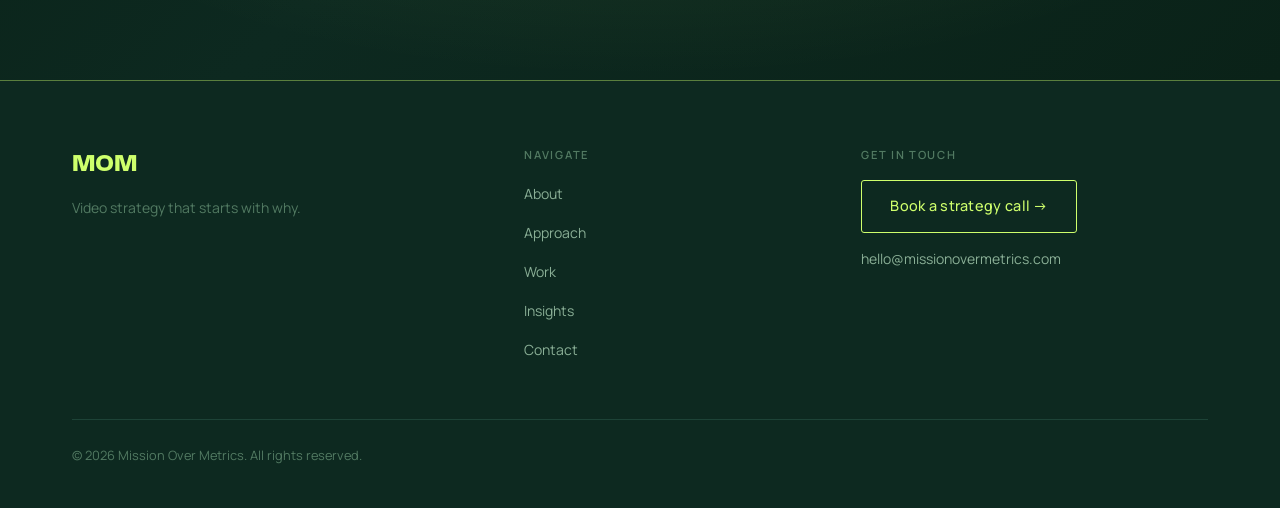
<file: article-05-content-slop.html>
<!DOCTYPE html>
<html lang="en">
<head>
  <meta charset="UTF-8" />
  <meta name="viewport" content="width=device-width, initial-scale=1.0" />
  <title>The Content Slop Problem: why 70% of B2B content never gets used — Mission Over Metrics</title>
  <meta name="description" content="Most B2B content is created, published, and immediately forgotten. Here's why — and what to do about it." />
  <link rel="preconnect" href="https://fonts.googleapis.com" />
  <link rel="preconnect" href="https://fonts.gstatic.com" crossorigin />
  <link href="https://fonts.googleapis.com/css2?family=Manrope:wght@300;400;500;600;700;800&display=swap" rel="stylesheet" />
  <link rel="stylesheet" href="assets/styles.css" />
  <style>
    .article-hero { padding: 6rem 0 3rem; }
    .article-hero__eyebrow { color: var(--gold); font-family: var(--font-serif); font-size: 0.9rem; margin-bottom: 1.25rem; display: block; }
    .article-hero__title { font-family: var(--font-serif); font-size: clamp(2rem, 4vw, 3rem); font-weight: 700; line-height: 1.2; max-width: 780px; }
    .article-body { max-width: 720px; margin: 0 auto; padding: 3rem 0 5rem; }
    .article-body h2 { font-family: var(--font-serif); font-size: 1.5rem; font-weight: 700; margin: 2.5rem 0 1rem; color: var(--text); }
    .article-body p { font-size: 1.05rem; line-height: 1.8; color: var(--text-muted); margin-bottom: 1.5rem; }
    .article-body blockquote { border-left: 3px solid var(--gold); padding-left: 1.5rem; margin: 2rem 0; font-family: var(--font-serif); font-size: 1.15rem; font-style: italic; color: var(--text); }
    .article-body ul { padding-left: 1.5rem; margin-bottom: 1.5rem; }
    .article-body ul li { font-size: 1.05rem; line-height: 1.8; color: var(--text-muted); margin-bottom: 0.5rem; }
    .article-back { display: inline-flex; align-items: center; gap: 0.4rem; color: var(--gold); font-size: 0.9rem; margin-bottom: 3rem; transition: gap 0.2s; }
    .article-back:hover { gap: 0.7rem; }
  </style>
</head>
<body>

  <nav class="nav" role="navigation" aria-label="Main navigation">
    <div class="nav__inner">
      <a href="index.html" class="nav__wordmark">MOM</a>
      <ul class="nav__links" role="list">
        <li><a href="about.html" class="nav__link">About</a></li>
        <li><a href="approach.html" class="nav__link">Approach</a></li>
        <li><a href="work.html" class="nav__link">Work</a></li>
        <li><a href="insights.html" class="nav__link nav__link--active">Insights</a></li>
      </ul>
      <a href="contact.html" class="btn btn--primary nav__cta">Book a call →</a>
      <button class="nav__hamburger" aria-label="Toggle menu" aria-expanded="false">
        <span></span><span></span><span></span>
      </button>
    </div>
    <div class="nav__mobile" role="menu">
      <a href="about.html" class="nav__link">About</a>
      <a href="approach.html" class="nav__link">Approach</a>
      <a href="work.html" class="nav__link">Work</a>
      <a href="insights.html" class="nav__link">Insights</a>
      <a href="contact.html" class="btn btn--primary">Book a call →</a>
    </div>
  </nav>

  <header class="article-hero" aria-label="Article header">
    <div class="container">
      <span class="article-hero__eyebrow">05 — Industry · 8 min read · January 2026</span>
      <h1 class="article-hero__title reveal">The Content Slop Problem: why 70% of B2B content never gets used</h1>
    </div>
  </header>

  <hr class="gold-rule" />

  <main class="section" aria-label="Article content">
    <div class="container">
      <a href="insights.html" class="article-back">← Back to Insights</a>

      <div class="article-body">

        <p>Gartner research suggests that around 70% of B2B content produced goes unused. 70%. Nearly three quarters of every whitepaper, video, case study, and blog post created by B2B marketing teams either never gets published, gets published and immediately ignored, or gets used once and never again.</p>

        <p>I call this the Content Slop Problem. And it's not a production problem — it's a strategic one.</p>

        <blockquote>"The problem isn't that B2B brands don't create enough content. It's that they create too much of the wrong content, for the wrong reasons, at the wrong moment."</blockquote>

        <h2>What content slop looks like</h2>

        <p>You know it when you see it:</p>

        <ul>
          <li>Generic whitepapers that say nothing a buyer didn't already know</li>
          <li>Case studies written for the client rather than the prospect reading them</li>
          <li>Videos that exist to prove someone's budget was spent, not to move anyone forward</li>
          <li>Blog posts that rank for keywords but contain no actual point of view</li>
          <li>Social content produced to fill a calendar, not to earn attention</li>
        </ul>

        <p>Each of these costs real money to produce. And most of it does nothing.</p>

        <h2>Why it keeps happening</h2>

        <p>Three structural reasons keep the slop machine running:</p>

        <p><strong>1. Production pressure without strategic clarity.</strong> Marketing teams are measured on output — number of pieces produced, cadence maintained, channels covered. When the KPI is volume, you produce volume. Whether it's good or useful is secondary.</p>

        <p><strong>2. No defined job for each piece.</strong> Most content is briefed as "we need a video about X" or "write a post about Y." Without a clear job — what should the person who consumes this do, think, or feel differently — there's no way to evaluate whether it worked. So nobody does.</p>

        <p><strong>3. Disconnect between marketing and sales.</strong> Content is created by marketing and used (in theory) by sales. When these teams don't talk, marketing produces what they think is useful and sales ignores it in favour of what they know actually works. The 70% sits unused because it was never designed with the user in mind.</p>

        <h2>The cost of content slop</h2>

        <p>This isn't just a waste of money, though it is that. The real cost is opportunity cost and trust erosion.</p>

        <p>When a buyer encounters generic, undifferentiated content from your brand, they form an opinion. That opinion is: "this company is like every other company in this space." That's the opposite of what content is supposed to do.</p>

        <p>Bad content actively damages your positioning. Silence would often be better.</p>

        <h2>The fix</h2>

        <p>It starts with ruthlessness. Before any piece of content is commissioned, three questions need clear answers:</p>

        <ul>
          <li>Who is the specific person this is for?</li>
          <li>What is the specific job this piece needs to do?</li>
          <li>How will we know if it worked?</li>
        </ul>

        <p>If you can't answer all three, don't make the content. Full stop. The discipline of saying "no" to bad content briefs is one of the highest-leverage activities a B2B marketing leader can practice.</p>

        <p>Produce less. Make it better. Give it a job. That's how you get out of the 70%.</p>

      </div>
    </div>
  </main>

  <section class="cta-banner" aria-label="Call to action">
    <div class="container">
      <h2 class="reveal">Tired of content that doesn't do anything?</h2>
      <p class="cta-banner__sub reveal reveal-delay-1">Book a free 30-minute strategy call. Let's fix the brief before we fix the content.</p>
      <a href="contact.html" class="btn btn--primary reveal reveal-delay-2" style="font-size: 1rem; padding: 1rem 2.25rem;">Let's talk →</a>
    </div>
  </section>

  <footer class="footer" aria-label="Site footer">
    <div class="container">
      <div class="footer__grid">
        <div>
          <a href="index.html" class="footer__wordmark">MOM</a>
          <p class="footer__tagline">Video strategy that starts with why.</p>
        </div>
        <nav aria-label="Footer navigation">
          <span class="footer__col-title">Navigate</span>
          <ul class="footer__nav" role="list">
            <li><a href="about.html">About</a></li>
            <li><a href="approach.html">Approach</a></li>
            <li><a href="work.html">Work</a></li>
            <li><a href="insights.html">Insights</a></li>
            <li><a href="contact.html">Contact</a></li>
          </ul>
        </nav>
        <div>
          <span class="footer__col-title">Get in touch</span>
          <a href="contact.html" class="btn btn--outline">Book a strategy call →</a>
          <a href="mailto:hello@missionovermetrics.com" class="footer__cta-email">hello@missionovermetrics.com</a>
        </div>
      </div>
      <div class="footer__bottom">
        <p class="footer__copy">© 2026 Mission Over Metrics. All rights reserved.</p>
      </div>
    </div>
  </footer>

  <script src="assets/script.js"></script>
</body>
</html>
</file>
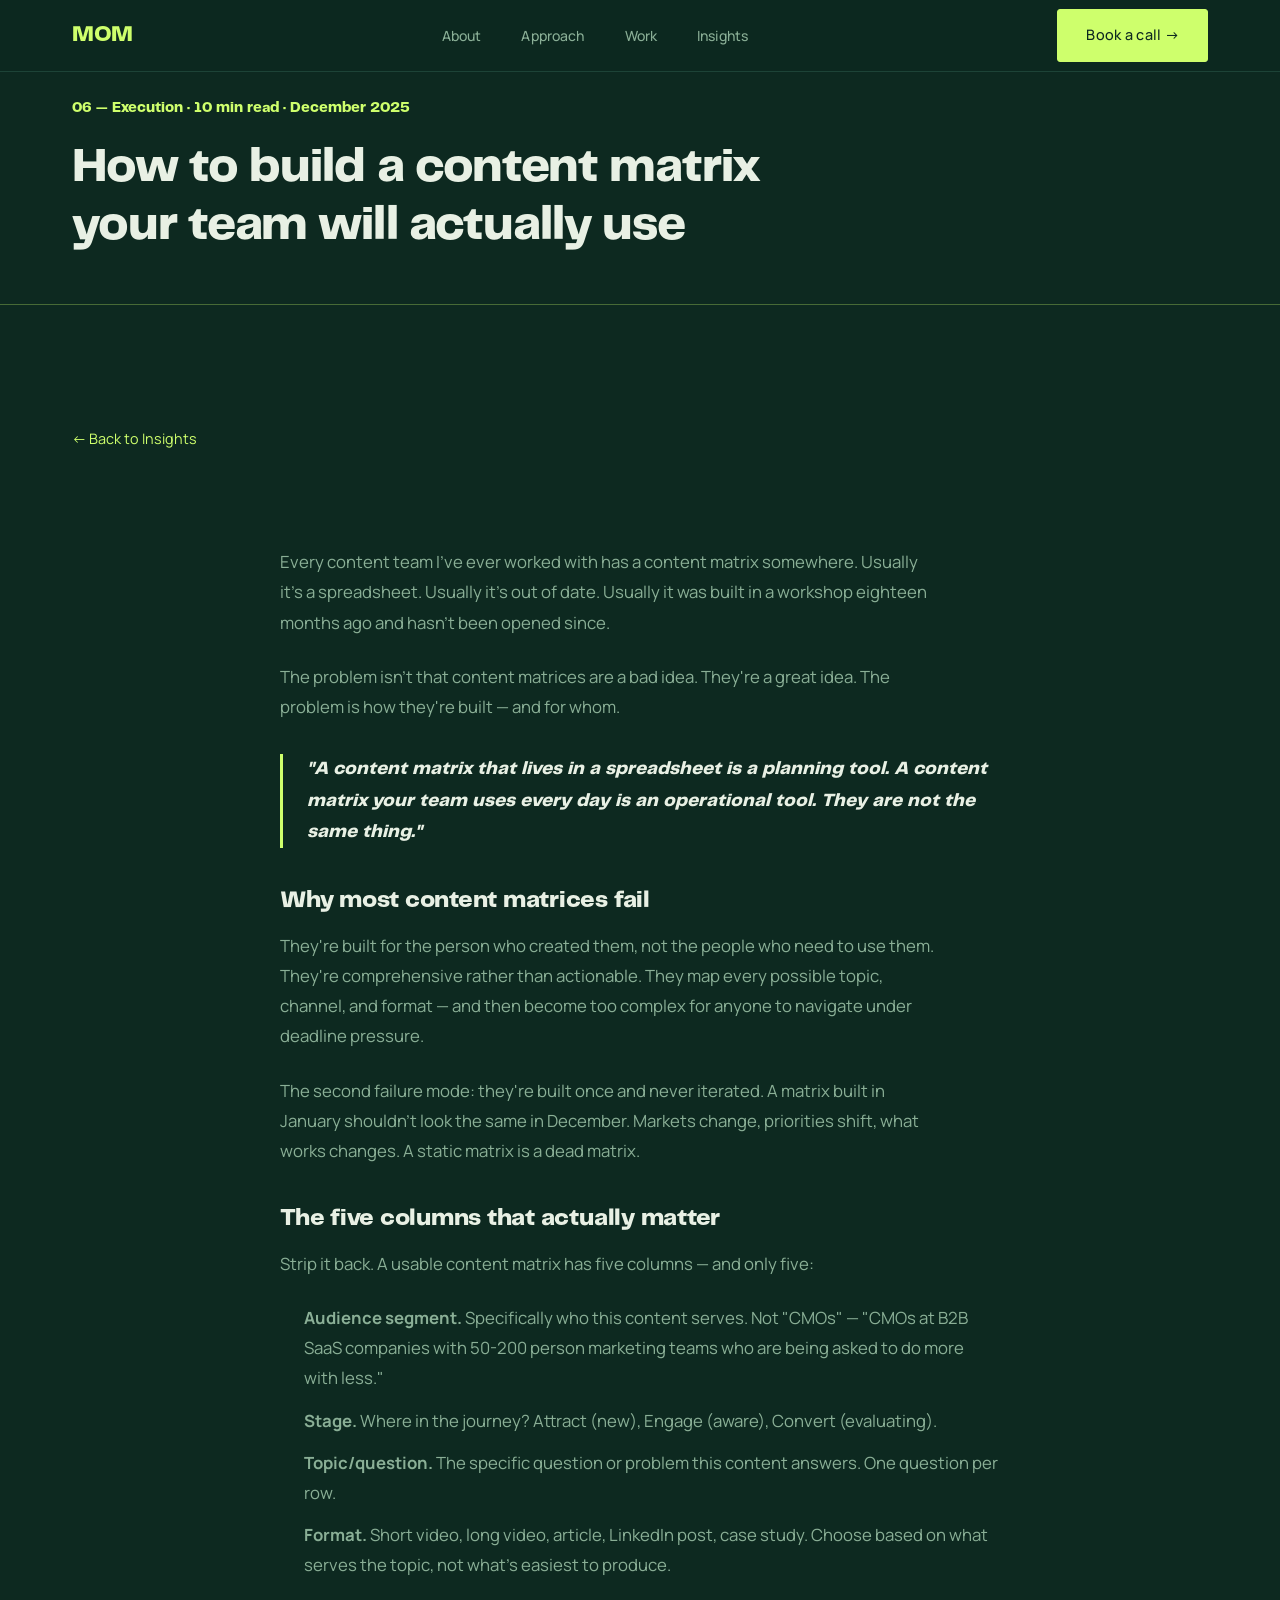
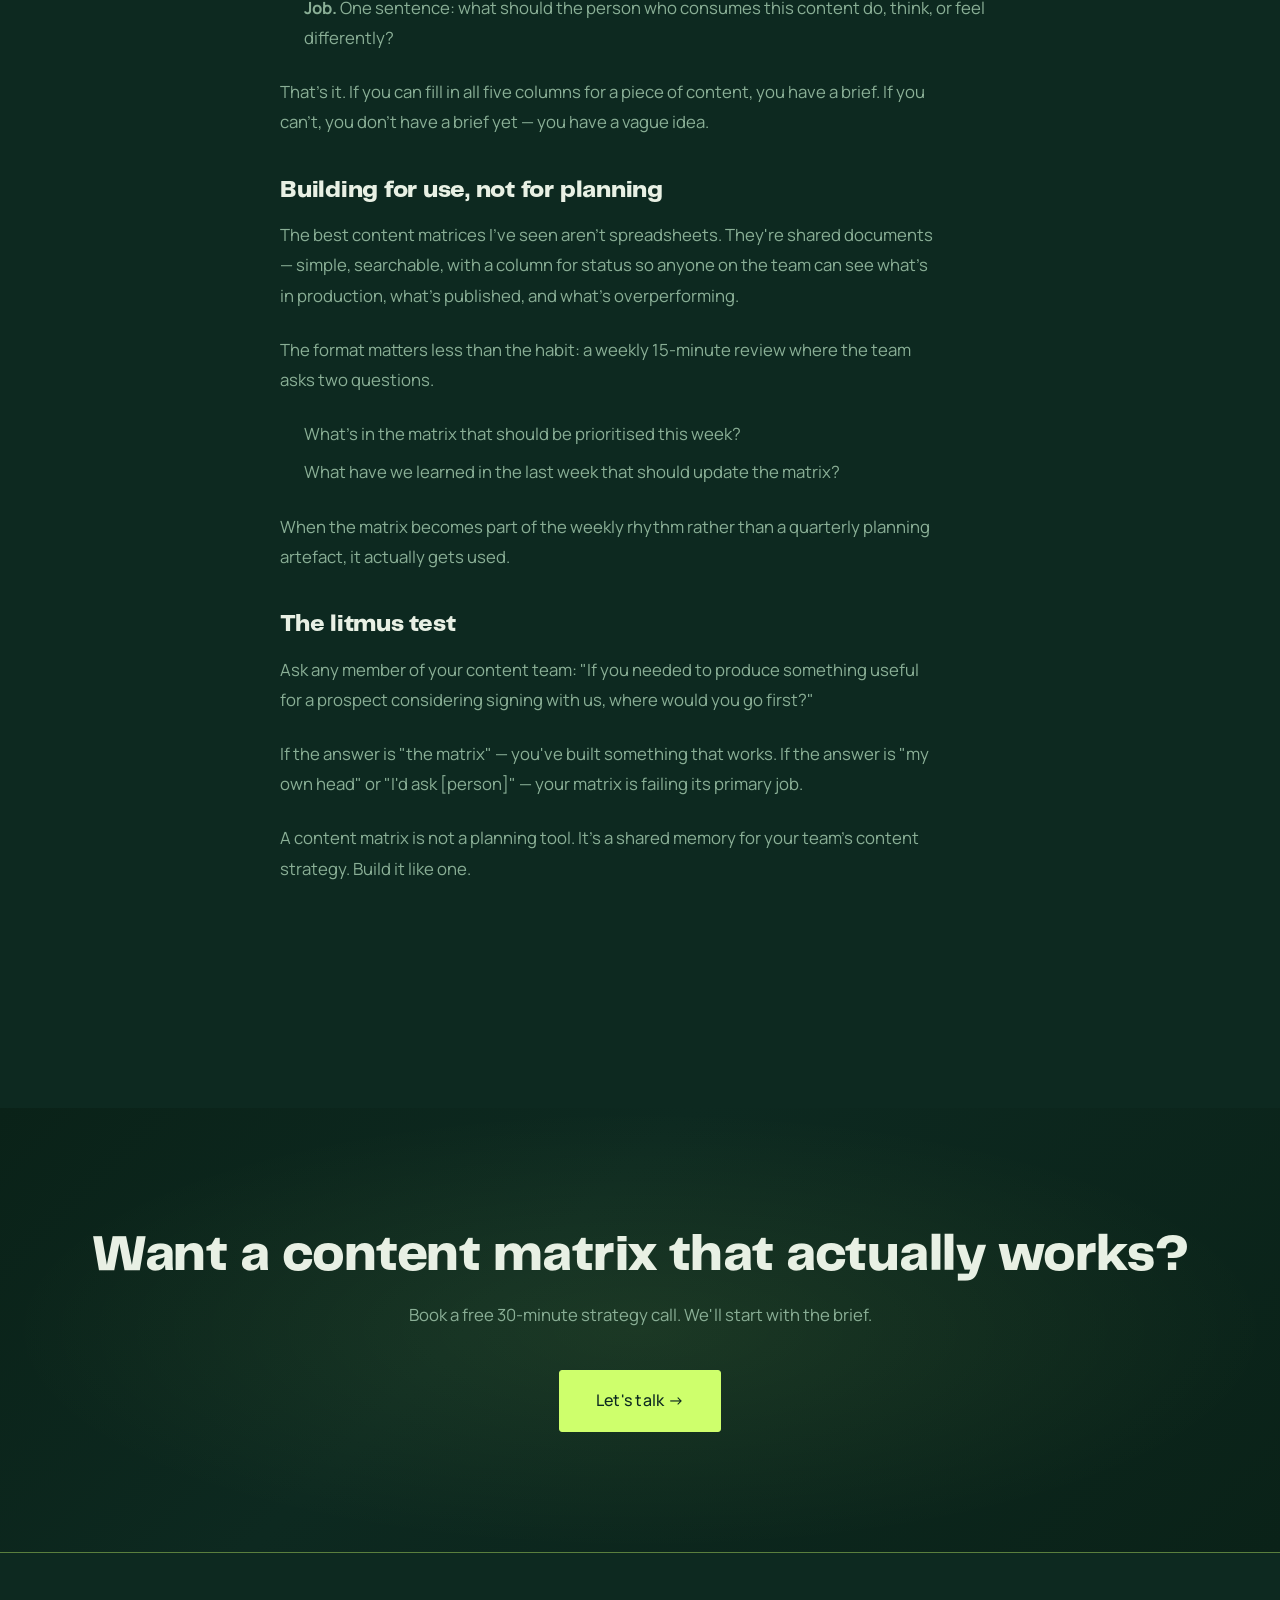
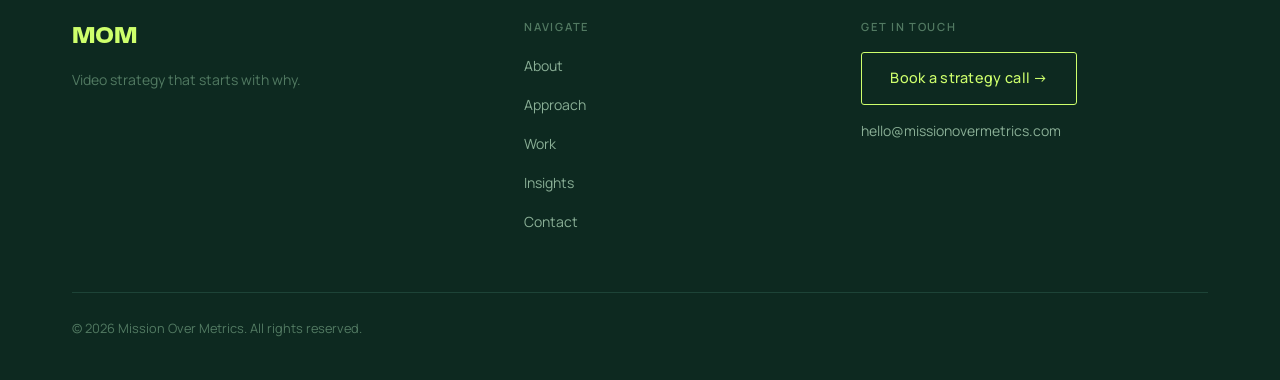
<file: article-06-content-matrix.html>
<!DOCTYPE html>
<html lang="en">
<head>
  <meta charset="UTF-8" />
  <meta name="viewport" content="width=device-width, initial-scale=1.0" />
  <title>How to build a content matrix your team will actually use — Mission Over Metrics</title>
  <meta name="description" content="Most content matrices collect dust. Here's how to build one that drives consistent, strategic output." />
  <link rel="preconnect" href="https://fonts.googleapis.com" />
  <link rel="preconnect" href="https://fonts.gstatic.com" crossorigin />
  <link href="https://fonts.googleapis.com/css2?family=Manrope:wght@300;400;500;600;700;800&display=swap" rel="stylesheet" />
  <link rel="stylesheet" href="assets/styles.css" />
  <style>
    .article-hero { padding: 6rem 0 3rem; }
    .article-hero__eyebrow { color: var(--gold); font-family: var(--font-serif); font-size: 0.9rem; margin-bottom: 1.25rem; display: block; }
    .article-hero__title { font-family: var(--font-serif); font-size: clamp(2rem, 4vw, 3rem); font-weight: 700; line-height: 1.2; max-width: 780px; }
    .article-body { max-width: 720px; margin: 0 auto; padding: 3rem 0 5rem; }
    .article-body h2 { font-family: var(--font-serif); font-size: 1.5rem; font-weight: 700; margin: 2.5rem 0 1rem; color: var(--text); }
    .article-body p { font-size: 1.05rem; line-height: 1.8; color: var(--text-muted); margin-bottom: 1.5rem; }
    .article-body blockquote { border-left: 3px solid var(--gold); padding-left: 1.5rem; margin: 2rem 0; font-family: var(--font-serif); font-size: 1.15rem; font-style: italic; color: var(--text); }
    .article-body ul { padding-left: 1.5rem; margin-bottom: 1.5rem; }
    .article-body ul li { font-size: 1.05rem; line-height: 1.8; color: var(--text-muted); margin-bottom: 0.5rem; }
    .article-body ol { padding-left: 1.5rem; margin-bottom: 1.5rem; }
    .article-body ol li { font-size: 1.05rem; line-height: 1.8; color: var(--text-muted); margin-bottom: 0.75rem; }
    .article-back { display: inline-flex; align-items: center; gap: 0.4rem; color: var(--gold); font-size: 0.9rem; margin-bottom: 3rem; transition: gap 0.2s; }
    .article-back:hover { gap: 0.7rem; }
  </style>
</head>
<body>

  <nav class="nav" role="navigation" aria-label="Main navigation">
    <div class="nav__inner">
      <a href="index.html" class="nav__wordmark">MOM</a>
      <ul class="nav__links" role="list">
        <li><a href="about.html" class="nav__link">About</a></li>
        <li><a href="approach.html" class="nav__link">Approach</a></li>
        <li><a href="work.html" class="nav__link">Work</a></li>
        <li><a href="insights.html" class="nav__link nav__link--active">Insights</a></li>
      </ul>
      <a href="contact.html" class="btn btn--primary nav__cta">Book a call →</a>
      <button class="nav__hamburger" aria-label="Toggle menu" aria-expanded="false">
        <span></span><span></span><span></span>
      </button>
    </div>
    <div class="nav__mobile" role="menu">
      <a href="about.html" class="nav__link">About</a>
      <a href="approach.html" class="nav__link">Approach</a>
      <a href="work.html" class="nav__link">Work</a>
      <a href="insights.html" class="nav__link">Insights</a>
      <a href="contact.html" class="btn btn--primary">Book a call →</a>
    </div>
  </nav>

  <header class="article-hero" aria-label="Article header">
    <div class="container">
      <span class="article-hero__eyebrow">06 — Execution · 10 min read · December 2025</span>
      <h1 class="article-hero__title reveal">How to build a content matrix your team will actually use</h1>
    </div>
  </header>

  <hr class="gold-rule" />

  <main class="section" aria-label="Article content">
    <div class="container">
      <a href="insights.html" class="article-back">← Back to Insights</a>

      <div class="article-body">

        <p>Every content team I've ever worked with has a content matrix somewhere. Usually it's a spreadsheet. Usually it's out of date. Usually it was built in a workshop eighteen months ago and hasn't been opened since.</p>

        <p>The problem isn't that content matrices are a bad idea. They're a great idea. The problem is how they're built — and for whom.</p>

        <blockquote>"A content matrix that lives in a spreadsheet is a planning tool. A content matrix your team uses every day is an operational tool. They are not the same thing."</blockquote>

        <h2>Why most content matrices fail</h2>

        <p>They're built for the person who created them, not the people who need to use them. They're comprehensive rather than actionable. They map every possible topic, channel, and format — and then become too complex for anyone to navigate under deadline pressure.</p>

        <p>The second failure mode: they're built once and never iterated. A matrix built in January shouldn't look the same in December. Markets change, priorities shift, what works changes. A static matrix is a dead matrix.</p>

        <h2>The five columns that actually matter</h2>

        <p>Strip it back. A usable content matrix has five columns — and only five:</p>

        <ol>
          <li><strong>Audience segment.</strong> Specifically who this content serves. Not "CMOs" — "CMOs at B2B SaaS companies with 50-200 person marketing teams who are being asked to do more with less."</li>
          <li><strong>Stage.</strong> Where in the journey? Attract (new), Engage (aware), Convert (evaluating).</li>
          <li><strong>Topic/question.</strong> The specific question or problem this content answers. One question per row.</li>
          <li><strong>Format.</strong> Short video, long video, article, LinkedIn post, case study. Choose based on what serves the topic, not what's easiest to produce.</li>
          <li><strong>Job.</strong> One sentence: what should the person who consumes this content do, think, or feel differently?</li>
        </ol>

        <p>That's it. If you can fill in all five columns for a piece of content, you have a brief. If you can't, you don't have a brief yet — you have a vague idea.</p>

        <h2>Building for use, not for planning</h2>

        <p>The best content matrices I've seen aren't spreadsheets. They're shared documents — simple, searchable, with a column for status so anyone on the team can see what's in production, what's published, and what's overperforming.</p>

        <p>The format matters less than the habit: a weekly 15-minute review where the team asks two questions.</p>

        <ul>
          <li>What's in the matrix that should be prioritised this week?</li>
          <li>What have we learned in the last week that should update the matrix?</li>
        </ul>

        <p>When the matrix becomes part of the weekly rhythm rather than a quarterly planning artefact, it actually gets used.</p>

        <h2>The litmus test</h2>

        <p>Ask any member of your content team: "If you needed to produce something useful for a prospect considering signing with us, where would you go first?"</p>

        <p>If the answer is "the matrix" — you've built something that works. If the answer is "my own head" or "I'd ask [person]" — your matrix is failing its primary job.</p>

        <p>A content matrix is not a planning tool. It's a shared memory for your team's content strategy. Build it like one.</p>

      </div>
    </div>
  </main>

  <section class="cta-banner" aria-label="Call to action">
    <div class="container">
      <h2 class="reveal">Want a content matrix that actually works?</h2>
      <p class="cta-banner__sub reveal reveal-delay-1">Book a free 30-minute strategy call. We'll start with the brief.</p>
      <a href="contact.html" class="btn btn--primary reveal reveal-delay-2" style="font-size: 1rem; padding: 1rem 2.25rem;">Let's talk →</a>
    </div>
  </section>

  <footer class="footer" aria-label="Site footer">
    <div class="container">
      <div class="footer__grid">
        <div>
          <a href="index.html" class="footer__wordmark">MOM</a>
          <p class="footer__tagline">Video strategy that starts with why.</p>
        </div>
        <nav aria-label="Footer navigation">
          <span class="footer__col-title">Navigate</span>
          <ul class="footer__nav" role="list">
            <li><a href="about.html">About</a></li>
            <li><a href="approach.html">Approach</a></li>
            <li><a href="work.html">Work</a></li>
            <li><a href="insights.html">Insights</a></li>
            <li><a href="contact.html">Contact</a></li>
          </ul>
        </nav>
        <div>
          <span class="footer__col-title">Get in touch</span>
          <a href="contact.html" class="btn btn--outline">Book a strategy call →</a>
          <a href="mailto:hello@missionovermetrics.com" class="footer__cta-email">hello@missionovermetrics.com</a>
        </div>
      </div>
      <div class="footer__bottom">
        <p class="footer__copy">© 2026 Mission Over Metrics. All rights reserved.</p>
      </div>
    </div>
  </footer>

  <script src="assets/script.js"></script>
</body>
</html>
</file>
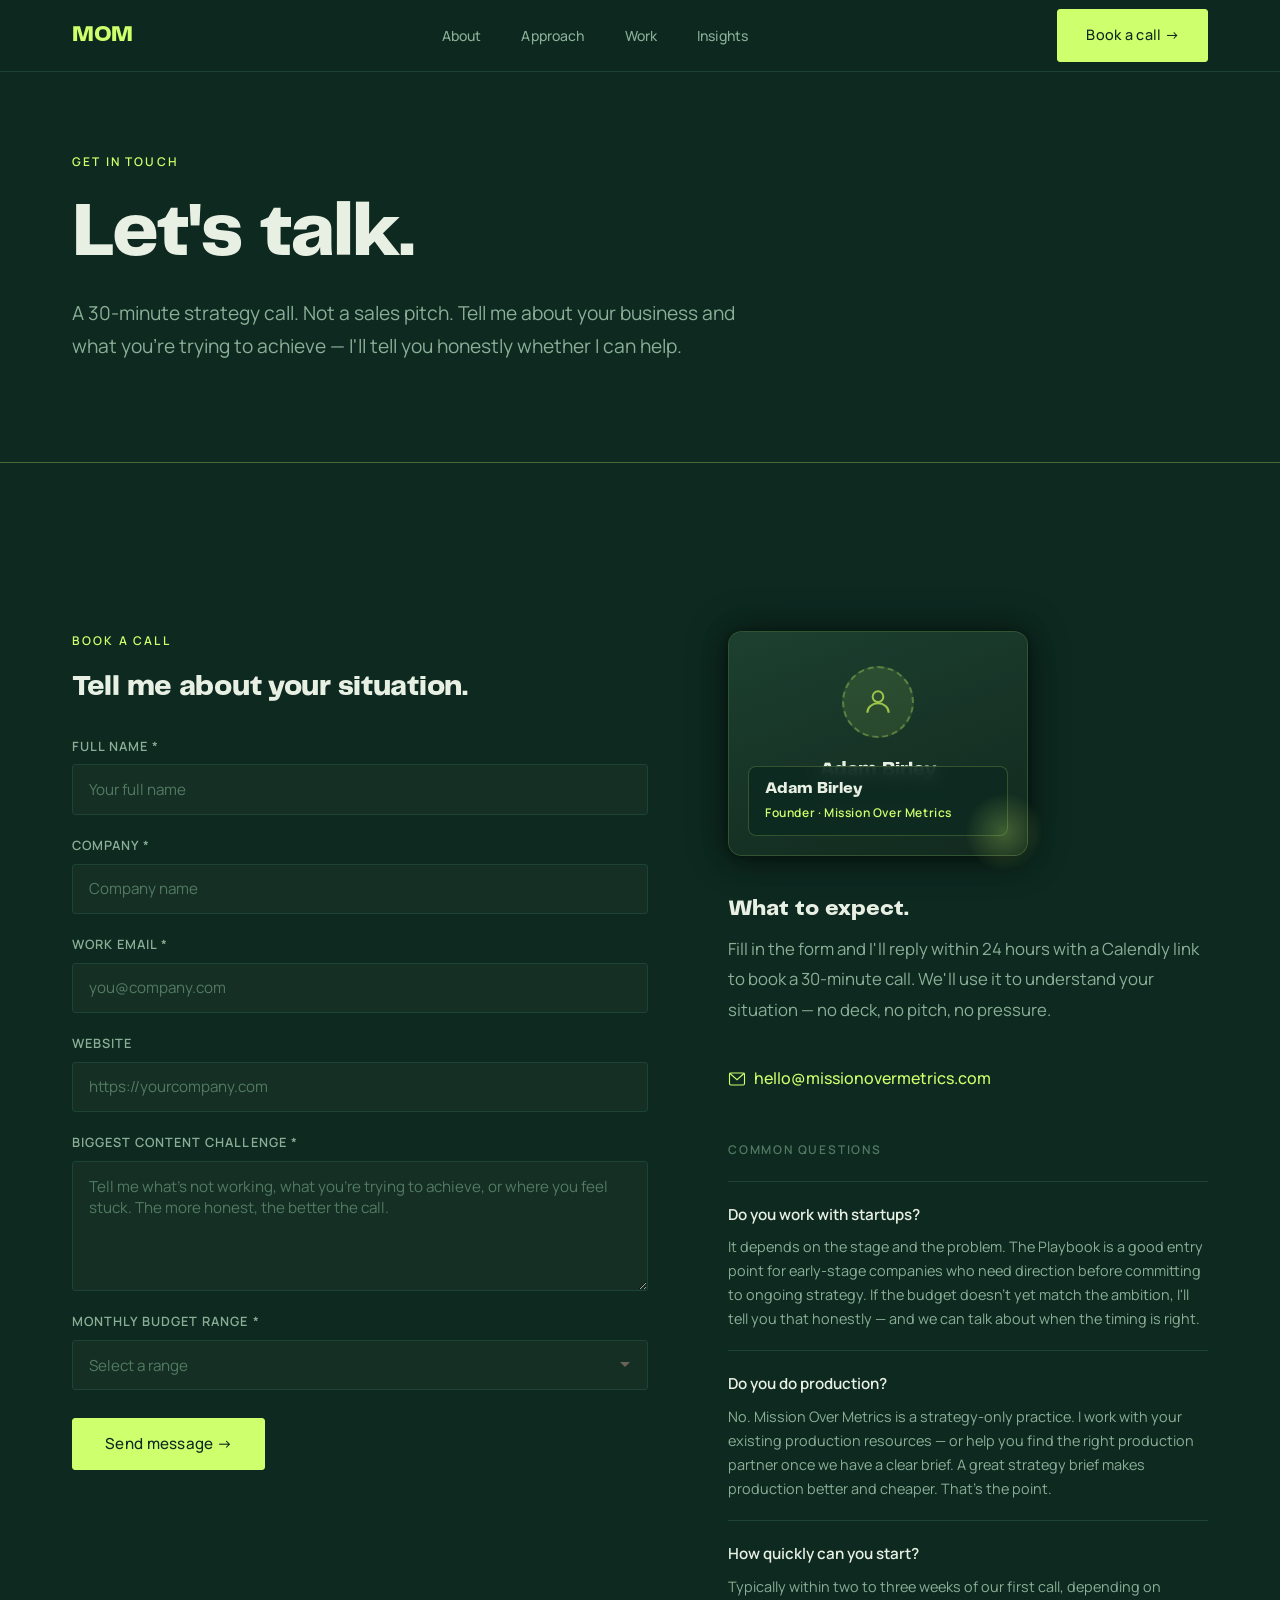
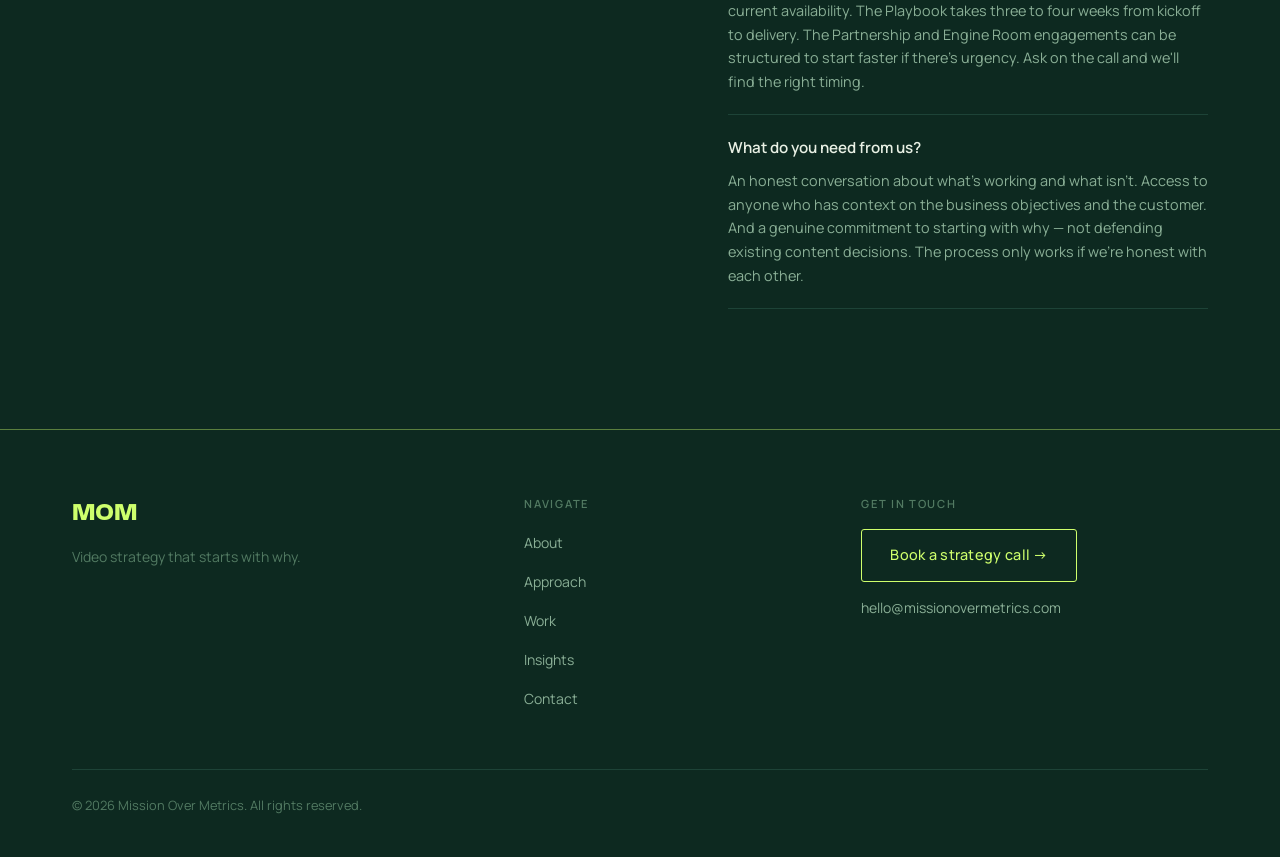
<file: contact.html>
<!DOCTYPE html>
<html lang="en">
<head>
  <meta charset="UTF-8" />
  <meta name="viewport" content="width=device-width, initial-scale=1.0" />
  <title>Contact — Mission Over Metrics</title>
  <meta name="description" content="Book a free 30-minute strategy call with Adam Birley at Mission Over Metrics. Not a sales pitch — just clarity." />
  <link rel="preconnect" href="https://fonts.googleapis.com" />
  <link rel="preconnect" href="https://fonts.gstatic.com" crossorigin />
  <link href="https://fonts.googleapis.com/css2?family=Manrope:wght@300;400;500;600;700;800&display=swap" rel="stylesheet" />
  <link rel="stylesheet" href="assets/styles.css" />
</head>
<body>

  <!-- NAVIGATION -->
  <nav class="nav" role="navigation" aria-label="Main navigation">
    <div class="nav__inner">
      <a href="index.html" class="nav__wordmark">MOM</a>
      <ul class="nav__links" role="list">
        <li><a href="about.html" class="nav__link">About</a></li>
        <li><a href="approach.html" class="nav__link">Approach</a></li>
        <li><a href="work.html" class="nav__link">Work</a></li>
        <li><a href="insights.html" class="nav__link">Insights</a></li>
      </ul>
      <a href="contact.html" class="btn btn--primary nav__cta">Book a call →</a>
      <button class="nav__hamburger" aria-label="Toggle menu" aria-expanded="false">
        <span></span><span></span><span></span>
      </button>
    </div>
    <div class="nav__mobile" role="menu">
      <a href="about.html" class="nav__link">About</a>
      <a href="approach.html" class="nav__link">Approach</a>
      <a href="work.html" class="nav__link">Work</a>
      <a href="insights.html" class="nav__link">Insights</a>
      <a href="contact.html" class="btn btn--primary">Book a call →</a>
    </div>
  </nav>

  <!-- HERO -->
  <header class="page-hero" aria-label="Page header">
    <div class="container">
      <span class="eyebrow page-hero__eyebrow reveal">Get in Touch</span>
      <h1 class="reveal reveal-delay-1">Let's talk.</h1>
      <p class="page-hero__sub reveal reveal-delay-2">
        A 30-minute strategy call. Not a sales pitch. Tell me about your business and what you're trying to achieve — I'll tell you honestly whether I can help.
      </p>
    </div>
  </header>

  <hr class="gold-rule" />

  <!-- CONTACT GRID -->
  <section class="section" aria-label="Contact form and information">
    <div class="container">
      <div class="contact-grid">

        <!-- FORM -->
        <div>
          <span class="eyebrow reveal">Book a Call</span>
          <h2 class="reveal reveal-delay-1" style="font-size: 1.8rem; margin-bottom: 2rem;">Tell me about your situation.</h2>

          <div id="form-success" class="form-success" aria-live="polite">
            <strong style="display: block; font-size: 1.1rem; margin-bottom: 0.5rem;">Message received ✓</strong>
            I'll be in touch within 24 hours to set up a call. Thanks for reaching out.
          </div>

          <form class="contact-form reveal" id="contact-form" novalidate>

            <div class="form-group">
              <label for="name">Full name *</label>
              <input type="text" id="name" name="name" placeholder="Your full name" required autocomplete="name" />
              <span class="form-error">Please enter your name</span>
            </div>

            <div class="form-group">
              <label for="company">Company *</label>
              <input type="text" id="company" name="company" placeholder="Company name" required autocomplete="organization" />
              <span class="form-error">Please enter your company</span>
            </div>

            <div class="form-group">
              <label for="email">Work email *</label>
              <input type="email" id="email" name="email" placeholder="you@company.com" required autocomplete="email" />
              <span class="form-error">Please enter a valid email address</span>
            </div>

            <div class="form-group">
              <label for="website">Website</label>
              <input type="url" id="website" name="website" placeholder="https://yourcompany.com" autocomplete="url" />
            </div>

            <div class="form-group">
              <label for="challenge">Biggest content challenge *</label>
              <textarea id="challenge" name="challenge" placeholder="Tell me what's not working, what you're trying to achieve, or where you feel stuck. The more honest, the better the call." required></textarea>
              <span class="form-error">Please describe your challenge</span>
            </div>

            <div class="form-group">
              <label for="budget">Monthly budget range *</label>
              <select id="budget" name="budget" required>
                <option value="" disabled selected>Select a range</option>
                <option value="playbook">One-off project (£997)</option>
                <option value="partnership">£1,997–£3,000/month</option>
                <option value="engine">£4,997+/month</option>
                <option value="unsure">Not sure yet</option>
              </select>
              <span class="form-error">Please select a budget range</span>
            </div>

            <button type="submit" class="btn btn--primary" style="align-self: flex-start; font-size: 0.95rem; padding: 0.9rem 2rem; margin-top: 0.5rem;">
              Send message →
            </button>

          </form>
        </div>

        <!-- INFO + FAQ -->
        <div class="contact-info reveal reveal-delay-1">

          <!-- Headshot — contact page -->
          <div class="headshot-wrap" style="margin-bottom: 2.5rem; display:inline-block; position:relative; width: 100%; max-width: 300px;">
            <div class="headshot-card" style="max-width: 300px; aspect-ratio: 4/3;">
              <!-- DROP IN ADAM'S PHOTO: replace the placeholder div below with:
                   <img src="assets/adam-birley.jpg" alt="Adam Birley" />
              -->
              <div class="headshot-placeholder" style="aspect-ratio:4/3;">
                <div class="headshot-placeholder__icon">
                  <svg width="32" height="32" viewBox="0 0 24 24" fill="none" stroke="currentColor" stroke-width="1.5" aria-hidden="true">
                    <circle cx="12" cy="8" r="4"/><path d="M4 20c0-4 3.6-7 8-7s8 3 8 7"/>
                  </svg>
                </div>
                <div class="headshot-placeholder__name">Adam Birley</div>
                <p class="headshot-placeholder__label">Photo coming soon</p>
              </div>
            </div>
            <div class="headshot-cred">
              <div class="headshot-cred__name">Adam Birley</div>
              <p class="headshot-cred__title">Founder · Mission Over Metrics</p>
            </div>
          </div>

          <h3>What to expect.</h3>
          <p>
            Fill in the form and I'll reply within 24 hours with a Calendly link to book a 30-minute call. We'll use it to understand your situation — no deck, no pitch, no pressure.
          </p>

          <a href="mailto:hello@missionovermetrics.com" class="contact-email-link">
            <svg width="18" height="18" viewBox="0 0 24 24" fill="none" stroke="currentColor" stroke-width="1.5" aria-hidden="true"><rect x="2" y="4" width="20" height="16" rx="2"/><polyline points="2,4 12,13 22,4"/></svg>
            hello@missionovermetrics.com
          </a>

          <div class="faq">
            <span class="faq__title">Common questions</span>

            <div class="faq__item">
              <div class="faq__q">Do you work with startups?</div>
              <p class="faq__a">It depends on the stage and the problem. The Playbook is a good entry point for early-stage companies who need direction before committing to ongoing strategy. If the budget doesn't yet match the ambition, I'll tell you that honestly — and we can talk about when the timing is right.</p>
            </div>

            <div class="faq__item">
              <div class="faq__q">Do you do production?</div>
              <p class="faq__a">No. Mission Over Metrics is a strategy-only practice. I work with your existing production resources — or help you find the right production partner once we have a clear brief. A great strategy brief makes production better and cheaper. That's the point.</p>
            </div>

            <div class="faq__item">
              <div class="faq__q">How quickly can you start?</div>
              <p class="faq__a">Typically within two to three weeks of our first call, depending on current availability. The Playbook takes three to four weeks from kickoff to delivery. The Partnership and Engine Room engagements can be structured to start faster if there's urgency. Ask on the call and we'll find the right timing.</p>
            </div>

            <div class="faq__item">
              <div class="faq__q">What do you need from us?</div>
              <p class="faq__a">An honest conversation about what's working and what isn't. Access to anyone who has context on the business objectives and the customer. And a genuine commitment to starting with why — not defending existing content decisions. The process only works if we're honest with each other.</p>
            </div>

          </div>
        </div>

      </div>
    </div>
  </section>

  <!-- FOOTER -->
  <footer class="footer" aria-label="Site footer">
    <div class="container">
      <div class="footer__grid">
        <div>
          <a href="index.html" class="footer__wordmark">MOM</a>
          <p class="footer__tagline">Video strategy that starts with why.</p>
        </div>
        <nav aria-label="Footer navigation">
          <span class="footer__col-title">Navigate</span>
          <ul class="footer__nav" role="list">
            <li><a href="about.html">About</a></li>
            <li><a href="approach.html">Approach</a></li>
            <li><a href="work.html">Work</a></li>
            <li><a href="insights.html">Insights</a></li>
            <li><a href="contact.html">Contact</a></li>
          </ul>
        </nav>
        <div>
          <span class="footer__col-title">Get in touch</span>
          <a href="contact.html" class="btn btn--outline">Book a strategy call →</a>
          <a href="mailto:hello@missionovermetrics.com" class="footer__cta-email">hello@missionovermetrics.com</a>
        </div>
      </div>
      <div class="footer__bottom">
        <p class="footer__copy">© 2026 Mission Over Metrics. All rights reserved.</p>
      </div>
    </div>
  </footer>

  <script src="assets/script.js"></script>
</body>
</html>
</file>
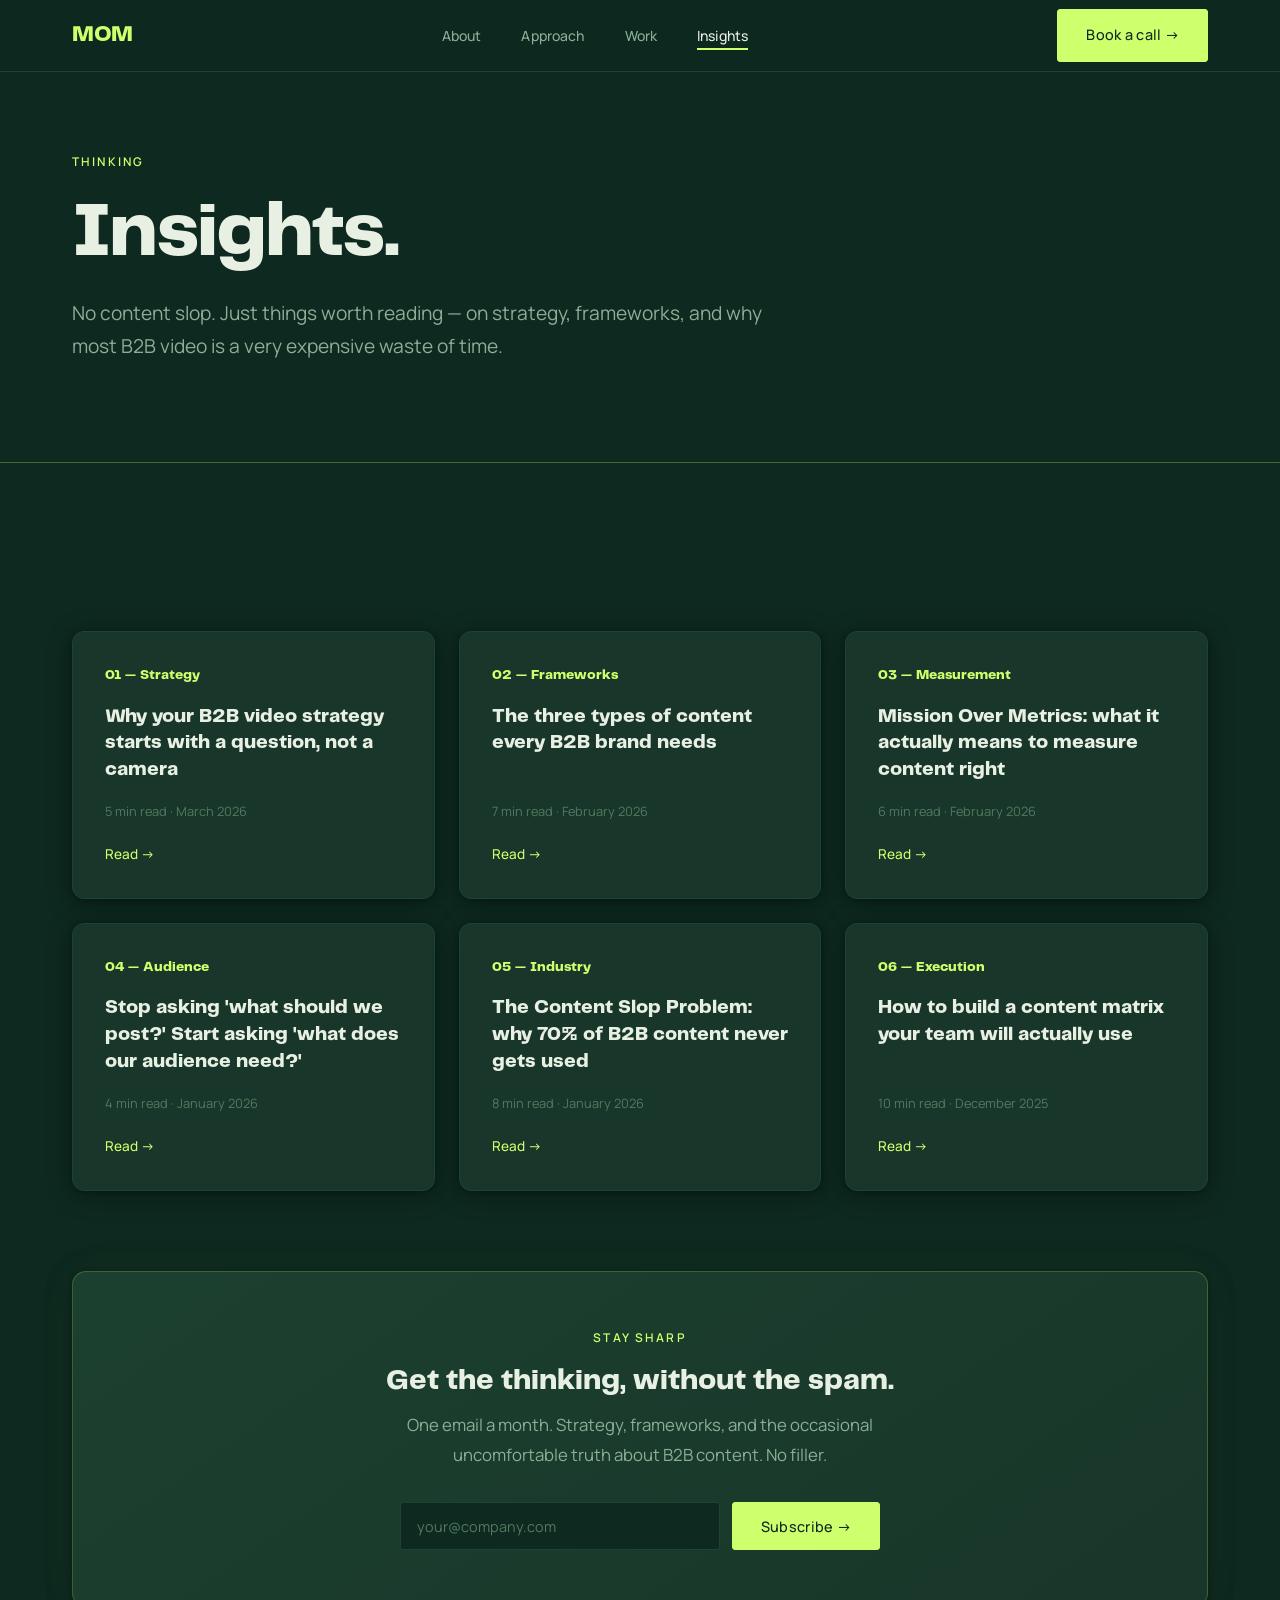
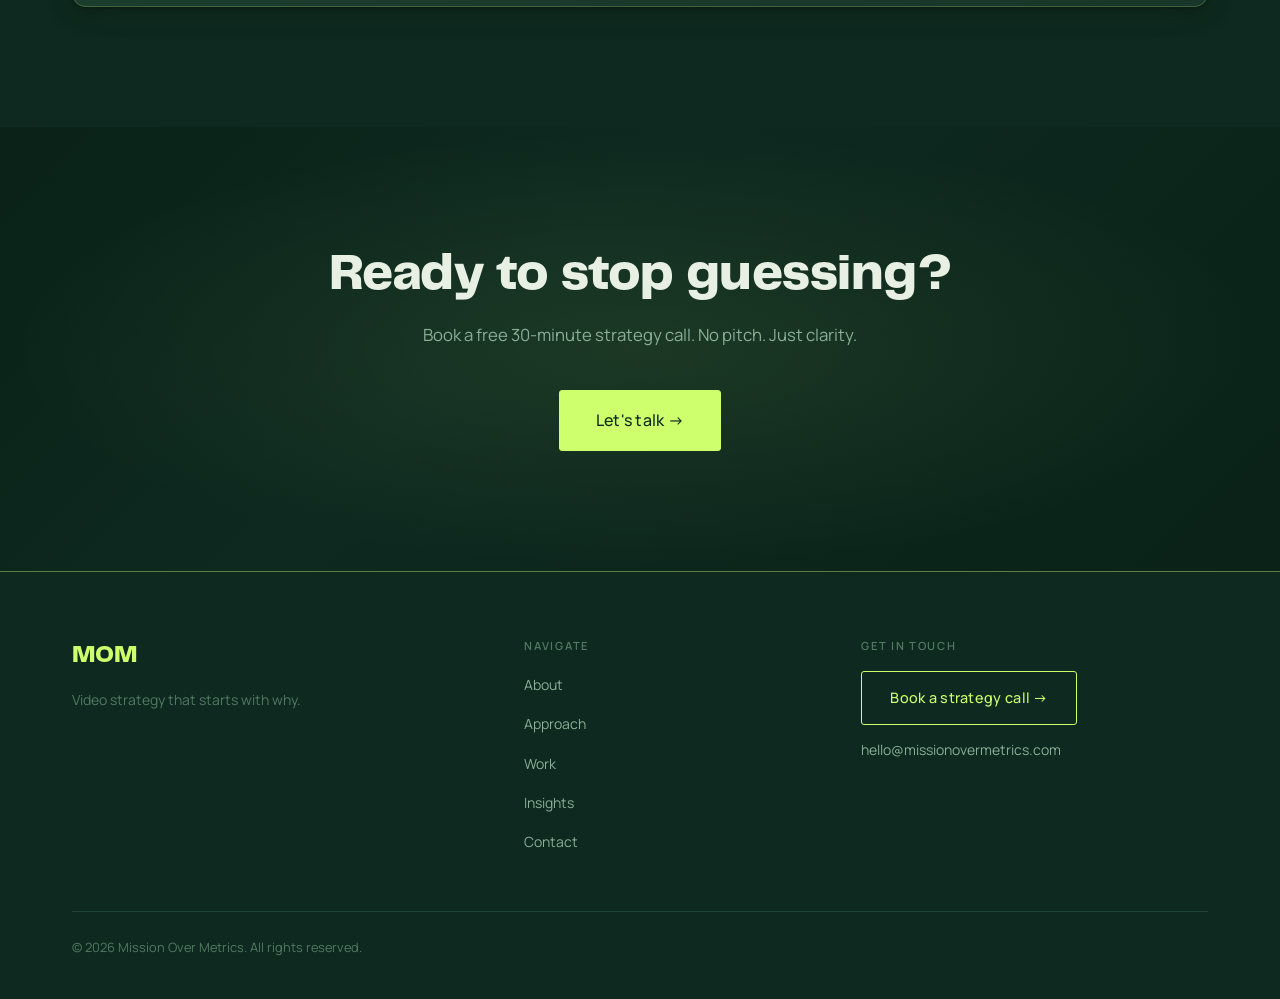
<file: insights.html>
<!DOCTYPE html>
<html lang="en">
<head>
  <meta charset="UTF-8" />
  <meta name="viewport" content="width=device-width, initial-scale=1.0" />
  <title>Insights — Mission Over Metrics</title>
  <meta name="description" content="No content slop. Just things worth reading — on B2B video strategy, content frameworks, and why most marketing content fails." />
  <link rel="preconnect" href="https://fonts.googleapis.com" />
  <link rel="preconnect" href="https://fonts.gstatic.com" crossorigin />
  <link href="https://fonts.googleapis.com/css2?family=Manrope:wght@300;400;500;600;700;800&display=swap" rel="stylesheet" />
  <link rel="stylesheet" href="assets/styles.css" />
</head>
<body>

  <!-- NAVIGATION -->
  <nav class="nav" role="navigation" aria-label="Main navigation">
    <div class="nav__inner">
      <a href="index.html" class="nav__wordmark">MOM</a>
      <ul class="nav__links" role="list">
        <li><a href="about.html" class="nav__link">About</a></li>
        <li><a href="approach.html" class="nav__link">Approach</a></li>
        <li><a href="work.html" class="nav__link">Work</a></li>
        <li><a href="insights.html" class="nav__link">Insights</a></li>
      </ul>
      <a href="contact.html" class="btn btn--primary nav__cta">Book a call →</a>
      <button class="nav__hamburger" aria-label="Toggle menu" aria-expanded="false">
        <span></span><span></span><span></span>
      </button>
    </div>
    <div class="nav__mobile" role="menu">
      <a href="about.html" class="nav__link">About</a>
      <a href="approach.html" class="nav__link">Approach</a>
      <a href="work.html" class="nav__link">Work</a>
      <a href="insights.html" class="nav__link">Insights</a>
      <a href="contact.html" class="btn btn--primary">Book a call →</a>
    </div>
  </nav>

  <!-- HERO -->
  <header class="page-hero" aria-label="Page header">
    <div class="container">
      <span class="eyebrow page-hero__eyebrow reveal">Thinking</span>
      <h1 class="reveal reveal-delay-1">Insights.</h1>
      <p class="page-hero__sub reveal reveal-delay-2">
        No content slop. Just things worth reading — on strategy, frameworks, and why most B2B video is a very expensive waste of time.
      </p>
    </div>
  </header>

  <hr class="gold-rule" />

  <!-- ARTICLES GRID -->
  <section class="section" aria-label="Articles">
    <div class="container">

      <div class="insights-grid">

        <a href="article-01-strategy.html" class="article-card reveal">
          <span class="article-card__num">01 — Strategy</span>
          <h3 class="article-card__title">Why your B2B video strategy starts with a question, not a camera</h3>
          <p class="article-card__meta">5 min read · March 2026</p>
          <span class="article-card__link">Read →</span>
        </a>

        <a href="article-02-frameworks.html" class="article-card reveal reveal-delay-1">
          <span class="article-card__num">02 — Frameworks</span>
          <h3 class="article-card__title">The three types of content every B2B brand needs</h3>
          <p class="article-card__meta">7 min read · February 2026</p>
          <span class="article-card__link">Read →</span>
        </a>

        <a href="article-03-measurement.html" class="article-card reveal reveal-delay-2">
          <span class="article-card__num">03 — Measurement</span>
          <h3 class="article-card__title">Mission Over Metrics: what it actually means to measure content right</h3>
          <p class="article-card__meta">6 min read · February 2026</p>
          <span class="article-card__link">Read →</span>
        </a>

        <a href="article-04-audience.html" class="article-card reveal">
          <span class="article-card__num">04 — Audience</span>
          <h3 class="article-card__title">Stop asking 'what should we post?' Start asking 'what does our audience need?'</h3>
          <p class="article-card__meta">4 min read · January 2026</p>
          <span class="article-card__link">Read →</span>
        </a>

        <a href="article-05-content-slop.html" class="article-card reveal reveal-delay-1">
          <span class="article-card__num">05 — Industry</span>
          <h3 class="article-card__title">The Content Slop Problem: why 70% of B2B content never gets used</h3>
          <p class="article-card__meta">8 min read · January 2026</p>
          <span class="article-card__link">Read →</span>
        </a>

        <a href="article-06-content-matrix.html" class="article-card reveal reveal-delay-2">
          <span class="article-card__num">06 — Execution</span>
          <h3 class="article-card__title">How to build a content matrix your team will actually use</h3>
          <p class="article-card__meta">10 min read · December 2025</p>
          <span class="article-card__link">Read →</span>
        </a>

      </div>

      <!-- Newsletter -->
      <div class="newsletter-section reveal">
        <span class="eyebrow" style="display: block; margin-bottom: 1rem;">Stay sharp</span>
        <h3>Get the thinking, without the spam.</h3>
        <p>One email a month. Strategy, frameworks, and the occasional uncomfortable truth about B2B content. No filler.</p>
        <form class="newsletter-form" id="newsletter-form" novalidate>
          <input type="email" placeholder="your@company.com" required aria-label="Email address" />
          <button type="submit" class="btn btn--primary">Subscribe →</button>
        </form>
      </div>

    </div>
  </section>

  <!-- CTA BANNER -->
  <section class="cta-banner" aria-label="Call to action">
    <div class="container">
      <h2 class="reveal">Ready to stop guessing?</h2>
      <p class="cta-banner__sub reveal reveal-delay-1">Book a free 30-minute strategy call. No pitch. Just clarity.</p>
      <a href="contact.html" class="btn btn--primary reveal reveal-delay-2" style="font-size: 1rem; padding: 1rem 2.25rem;">Let's talk →</a>
    </div>
  </section>

  <!-- FOOTER -->
  <footer class="footer" aria-label="Site footer">
    <div class="container">
      <div class="footer__grid">
        <div>
          <a href="index.html" class="footer__wordmark">MOM</a>
          <p class="footer__tagline">Video strategy that starts with why.</p>
        </div>
        <nav aria-label="Footer navigation">
          <span class="footer__col-title">Navigate</span>
          <ul class="footer__nav" role="list">
            <li><a href="about.html">About</a></li>
            <li><a href="approach.html">Approach</a></li>
            <li><a href="work.html">Work</a></li>
            <li><a href="insights.html">Insights</a></li>
            <li><a href="contact.html">Contact</a></li>
          </ul>
        </nav>
        <div>
          <span class="footer__col-title">Get in touch</span>
          <a href="contact.html" class="btn btn--outline">Book a strategy call →</a>
          <a href="mailto:hello@missionovermetrics.com" class="footer__cta-email">hello@missionovermetrics.com</a>
        </div>
      </div>
      <div class="footer__bottom">
        <p class="footer__copy">© 2026 Mission Over Metrics. All rights reserved.</p>
      </div>
    </div>
  </footer>

  <script src="assets/script.js"></script>
</body>
</html>
</file>
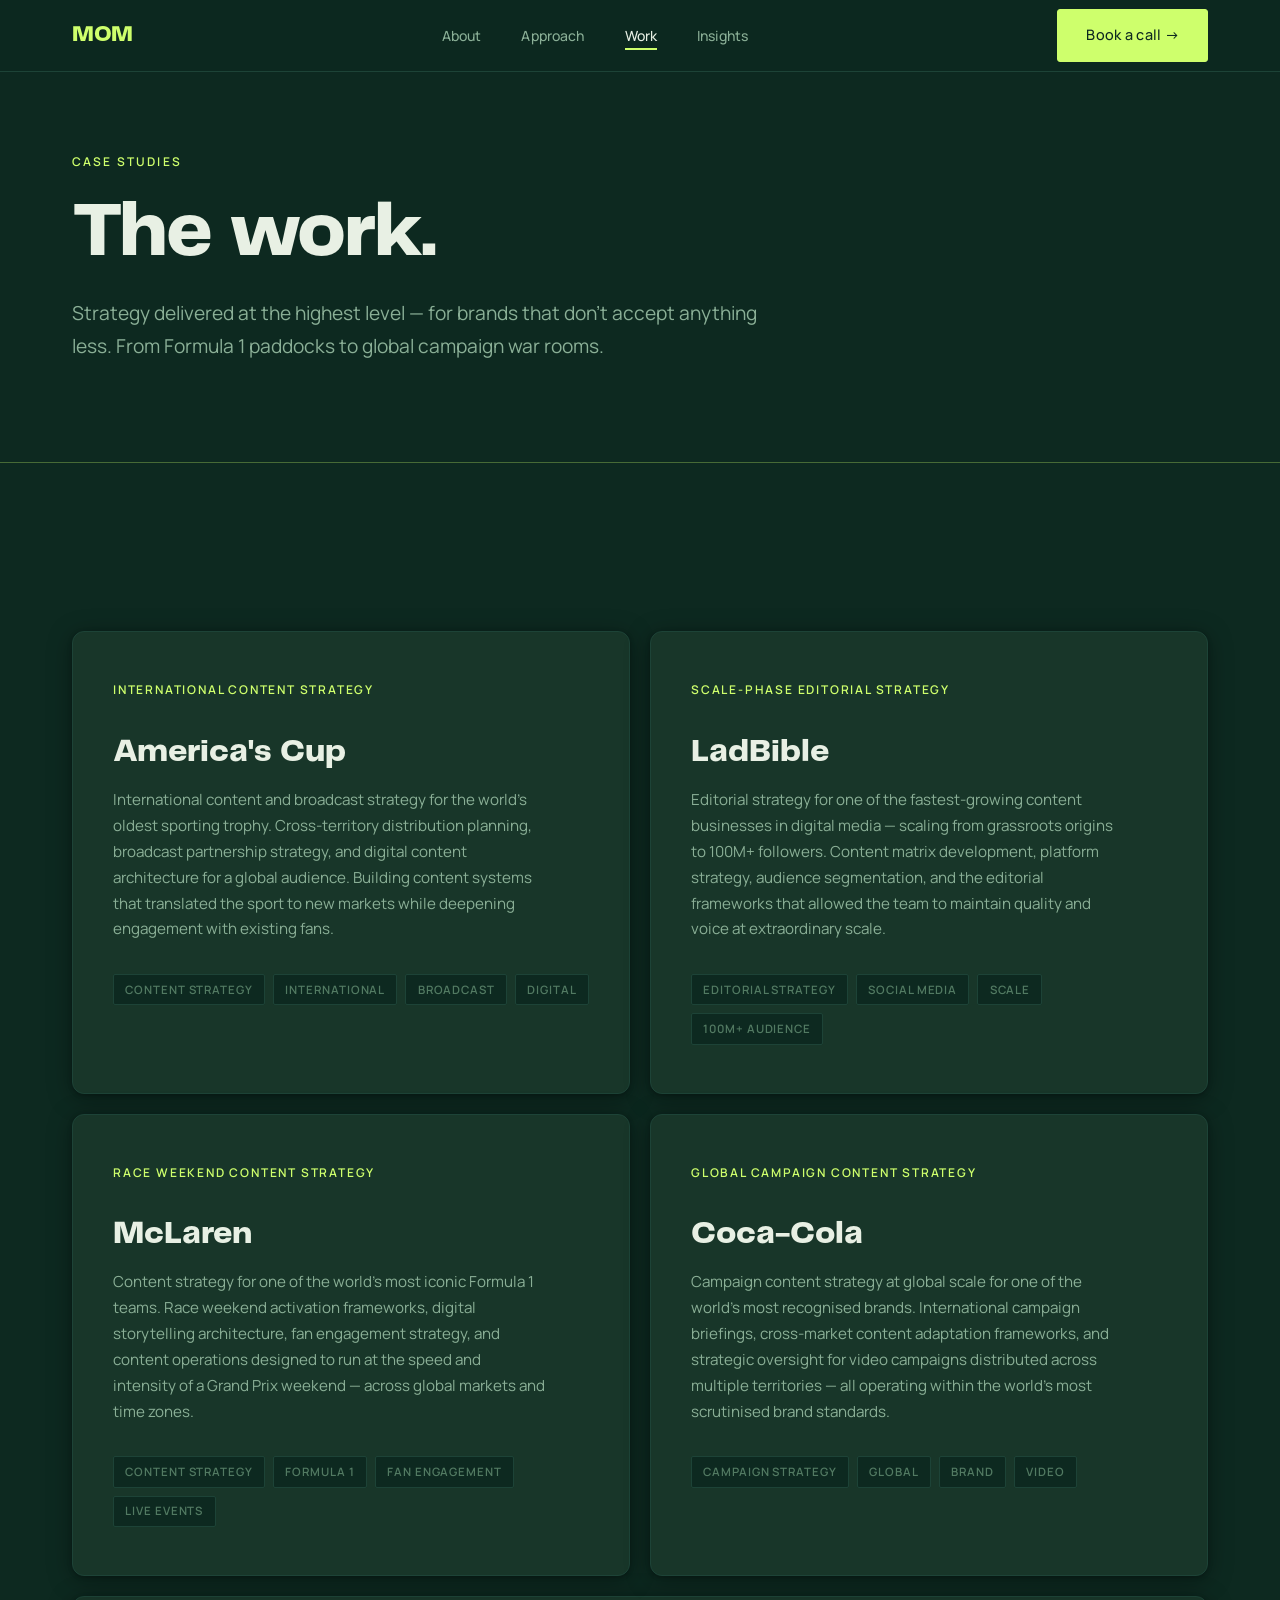
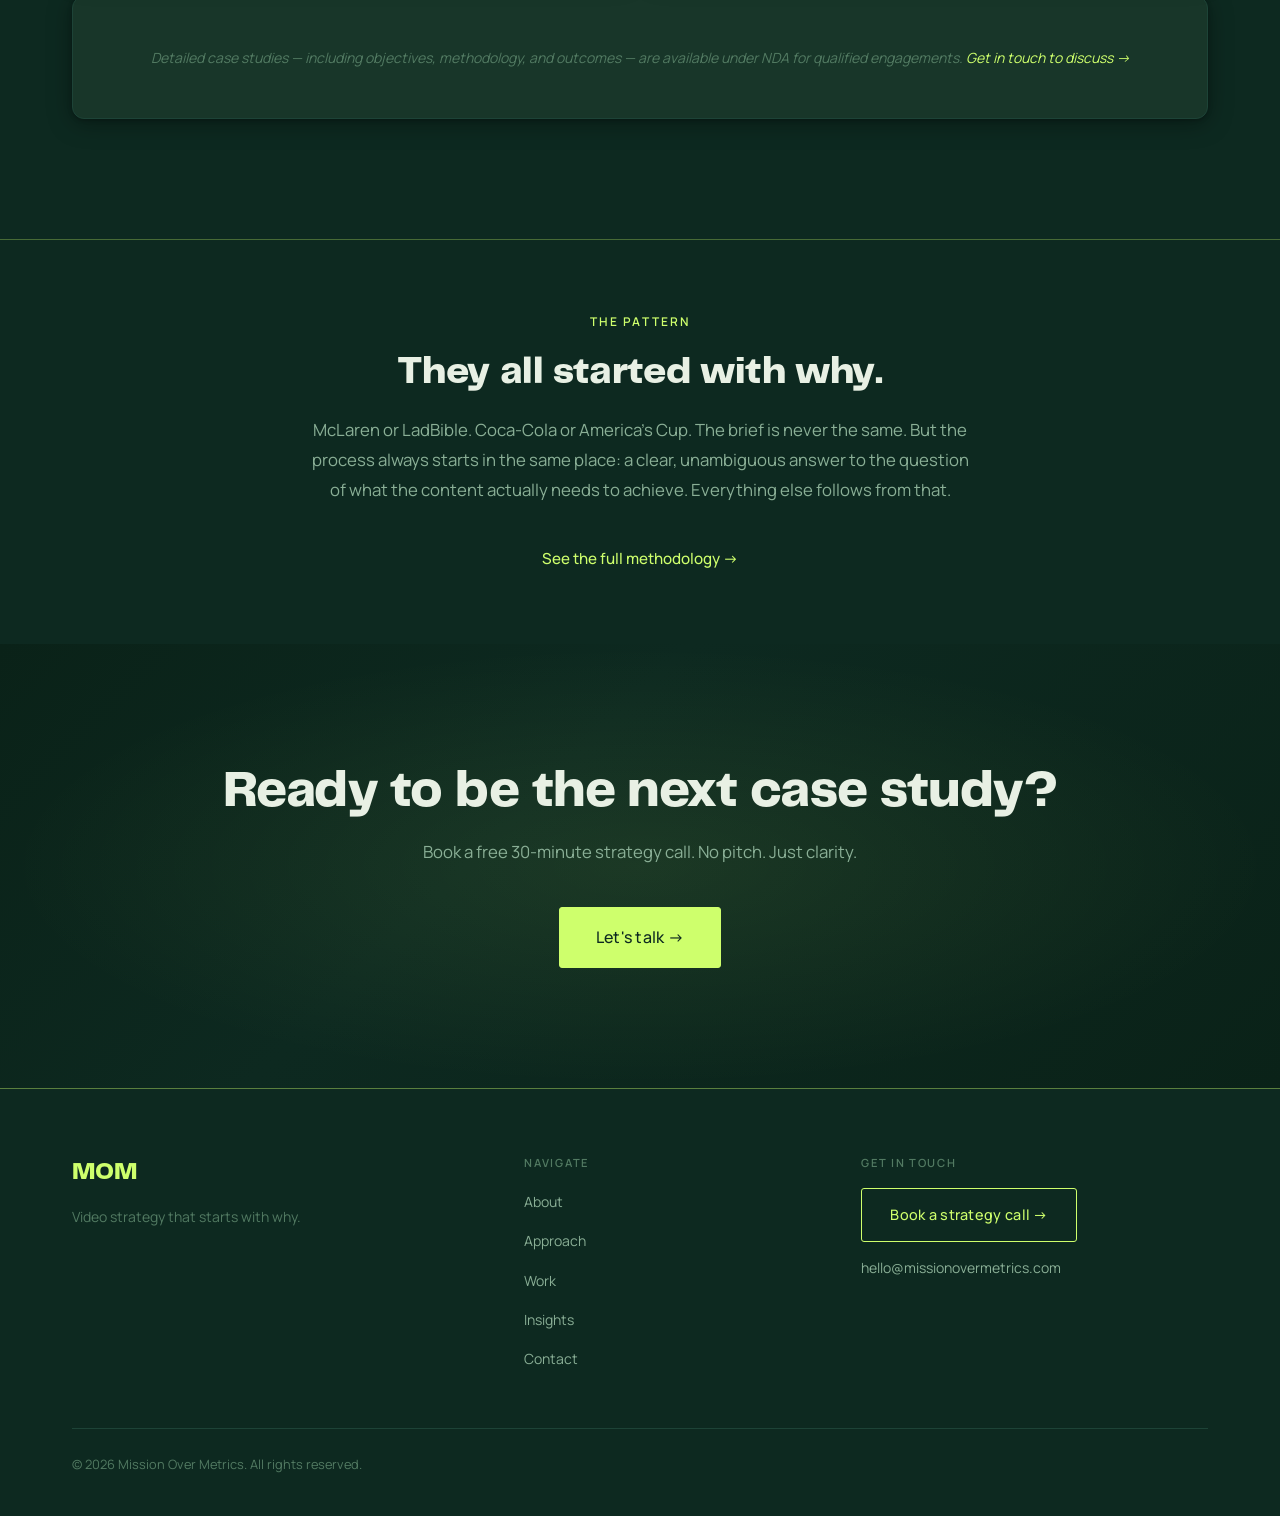
<file: work.html>
<!DOCTYPE html>
<html lang="en">
<head>
  <meta charset="UTF-8" />
  <meta name="viewport" content="width=device-width, initial-scale=1.0" />
  <title>Work — Mission Over Metrics</title>
  <meta name="description" content="Case studies from Mission Over Metrics. McLaren, Coca-Cola, LadBible, America's Cup — strategy that worked at global scale." />
  <link rel="preconnect" href="https://fonts.googleapis.com" />
  <link rel="preconnect" href="https://fonts.gstatic.com" crossorigin />
  <link href="https://fonts.googleapis.com/css2?family=Manrope:wght@300;400;500;600;700;800&display=swap" rel="stylesheet" />
  <link rel="stylesheet" href="assets/styles.css" />
</head>
<body>

  <!-- NAVIGATION -->
  <nav class="nav" role="navigation" aria-label="Main navigation">
    <div class="nav__inner">
      <a href="index.html" class="nav__wordmark">MOM</a>
      <ul class="nav__links" role="list">
        <li><a href="about.html" class="nav__link">About</a></li>
        <li><a href="approach.html" class="nav__link">Approach</a></li>
        <li><a href="work.html" class="nav__link">Work</a></li>
        <li><a href="insights.html" class="nav__link">Insights</a></li>
      </ul>
      <a href="contact.html" class="btn btn--primary nav__cta">Book a call →</a>
      <button class="nav__hamburger" aria-label="Toggle menu" aria-expanded="false">
        <span></span><span></span><span></span>
      </button>
    </div>
    <div class="nav__mobile" role="menu">
      <a href="about.html" class="nav__link">About</a>
      <a href="approach.html" class="nav__link">Approach</a>
      <a href="work.html" class="nav__link">Work</a>
      <a href="insights.html" class="nav__link">Insights</a>
      <a href="contact.html" class="btn btn--primary">Book a call →</a>
    </div>
  </nav>

  <!-- HERO -->
  <header class="page-hero" aria-label="Page header">
    <div class="container">
      <span class="eyebrow page-hero__eyebrow reveal">Case Studies</span>
      <h1 class="reveal reveal-delay-1">The work.</h1>
      <p class="page-hero__sub reveal reveal-delay-2">
        Strategy delivered at the highest level — for brands that don't accept anything less. From Formula 1 paddocks to global campaign war rooms.
      </p>
    </div>
  </header>

  <hr class="gold-rule" />

  <!-- CASE STUDIES GRID -->
  <section class="section" aria-label="Case studies">
    <div class="container">

      <div class="work-grid reveal">

        <!-- America's Cup -->
        <div class="case-card">
          <span class="case-card__category">International Content Strategy</span>
          <div class="case-card__brand">America's Cup</div>
          <p class="case-card__desc">
            International content and broadcast strategy for the world's oldest sporting trophy. Cross-territory distribution planning, broadcast partnership strategy, and digital content architecture for a global audience. Building content systems that translated the sport to new markets while deepening engagement with existing fans.
          </p>
          <div class="case-card__tags">
            <span class="tag">Content Strategy</span>
            <span class="tag">International</span>
            <span class="tag">Broadcast</span>
            <span class="tag">Digital</span>
          </div>
        </div>

        <!-- LadBible -->
        <div class="case-card">
          <span class="case-card__category">Scale-Phase Editorial Strategy</span>
          <div class="case-card__brand">LadBible</div>
          <p class="case-card__desc">
            Editorial strategy for one of the fastest-growing content businesses in digital media — scaling from grassroots origins to 100M+ followers. Content matrix development, platform strategy, audience segmentation, and the editorial frameworks that allowed the team to maintain quality and voice at extraordinary scale.
          </p>
          <div class="case-card__tags">
            <span class="tag">Editorial Strategy</span>
            <span class="tag">Social Media</span>
            <span class="tag">Scale</span>
            <span class="tag">100M+ Audience</span>
          </div>
        </div>

        <!-- McLaren -->
        <div class="case-card">
          <span class="case-card__category">Race Weekend Content Strategy</span>
          <div class="case-card__brand">McLaren</div>
          <p class="case-card__desc">
            Content strategy for one of the world's most iconic Formula 1 teams. Race weekend activation frameworks, digital storytelling architecture, fan engagement strategy, and content operations designed to run at the speed and intensity of a Grand Prix weekend — across global markets and time zones.
          </p>
          <div class="case-card__tags">
            <span class="tag">Content Strategy</span>
            <span class="tag">Formula 1</span>
            <span class="tag">Fan Engagement</span>
            <span class="tag">Live Events</span>
          </div>
        </div>

        <!-- Coca-Cola -->
        <div class="case-card">
          <span class="case-card__category">Global Campaign Content Strategy</span>
          <div class="case-card__brand">Coca-Cola</div>
          <p class="case-card__desc">
            Campaign content strategy at global scale for one of the world's most recognised brands. International campaign briefings, cross-market content adaptation frameworks, and strategic oversight for video campaigns distributed across multiple territories — all operating within the world's most scrutinised brand standards.
          </p>
          <div class="case-card__tags">
            <span class="tag">Campaign Strategy</span>
            <span class="tag">Global</span>
            <span class="tag">Brand</span>
            <span class="tag">Video</span>
          </div>
        </div>

      </div>

      <div class="work-disclaimer">
        <p>Detailed case studies — including objectives, methodology, and outcomes — are available under NDA for qualified engagements. <a href="contact.html" style="color: var(--gold); transition: color 0.2s;">Get in touch to discuss →</a></p>
      </div>

    </div>
  </section>

  <hr class="gold-rule" />

  <!-- WHAT THEY ALL HAVE IN COMMON -->
  <section class="section--sm" aria-label="Common thread">
    <div class="container" style="max-width: 760px; text-align: center;">
      <span class="eyebrow reveal" style="display: block; text-align: center;">The Pattern</span>
      <h2 class="reveal reveal-delay-1" style="font-size: clamp(1.8rem, 3vw, 2.5rem); margin-bottom: 1.25rem;">They all started with why.</h2>
      <p class="reveal reveal-delay-2" style="margin: 0 auto; text-align: center; font-size: 1.05rem;">
        McLaren or LadBible. Coca-Cola or America's Cup. The brief is never the same. But the process always starts in the same place: a clear, unambiguous answer to the question of what the content actually needs to achieve. Everything else follows from that.
      </p>
      <div class="reveal reveal-delay-3" style="margin-top: 2.5rem;">
        <a href="approach.html" class="link-arrow">See the full methodology →</a>
      </div>
    </div>
  </section>

  <!-- CTA BANNER -->
  <section class="cta-banner" aria-label="Call to action">
    <div class="container">
      <h2 class="reveal">Ready to be the next case study?</h2>
      <p class="cta-banner__sub reveal reveal-delay-1">Book a free 30-minute strategy call. No pitch. Just clarity.</p>
      <a href="contact.html" class="btn btn--primary reveal reveal-delay-2" style="font-size: 1rem; padding: 1rem 2.25rem;">Let's talk →</a>
    </div>
  </section>

  <!-- FOOTER -->
  <footer class="footer" aria-label="Site footer">
    <div class="container">
      <div class="footer__grid">
        <div>
          <a href="index.html" class="footer__wordmark">MOM</a>
          <p class="footer__tagline">Video strategy that starts with why.</p>
        </div>
        <nav aria-label="Footer navigation">
          <span class="footer__col-title">Navigate</span>
          <ul class="footer__nav" role="list">
            <li><a href="about.html">About</a></li>
            <li><a href="approach.html">Approach</a></li>
            <li><a href="work.html">Work</a></li>
            <li><a href="insights.html">Insights</a></li>
            <li><a href="contact.html">Contact</a></li>
          </ul>
        </nav>
        <div>
          <span class="footer__col-title">Get in touch</span>
          <a href="contact.html" class="btn btn--outline">Book a strategy call →</a>
          <a href="mailto:hello@missionovermetrics.com" class="footer__cta-email">hello@missionovermetrics.com</a>
        </div>
      </div>
      <div class="footer__bottom">
        <p class="footer__copy">© 2026 Mission Over Metrics. All rights reserved.</p>
      </div>
    </div>
  </footer>

  <script src="assets/script.js"></script>
</body>
</html>
</file>
<file: assets/styles.css>
/* ============================================================
   MISSION OVER METRICS — Global Stylesheet
   ============================================================ */

/* Google Fonts */
@import url('https://fonts.googleapis.com/css2?family=Manrope:wght@300;400;500;600;700;800&display=swap');

/* Telegraf UltraBold — self-hosted */
@font-face {
  font-family: 'Telegraf';
  src: url('PPTelegraf-UltraBold.otf') format('opentype');
  font-weight: 800;
  font-style: normal;
  font-display: swap;
}

/* ============================================================
   CSS CUSTOM PROPERTIES
   ============================================================ */
:root {
  --bg:           #0D2920;
  --surface:      #152F24;
  --surface-high: #1D4337;
  --card:         #183629;
  --card-hover:   #1e4035;
  --gold:         #CEFF6C;
  --gold-light:   #DEFF8E;
  --gold-dim:     #9DC44A;
  --text:         #E8F0E4;
  --text-muted:   #8AAF96;
  --text-faint:   #527A62;
  --border:       #1D4337;
  --border-light: rgba(206, 255, 108, 0.15);

  /* Floating card shadow */
  --card-shadow:  0 4px 24px rgba(0,0,0,0.35), 0 1px 4px rgba(0,0,0,0.25);
  --card-shadow-hover: 0 12px 40px rgba(0,0,0,0.45), 0 2px 8px rgba(0,0,0,0.3), 0 0 0 1px rgba(206,255,108,0.12);

  --font-serif: 'Telegraf', 'Manrope', sans-serif;
  --font-sans:  'Manrope', system-ui, sans-serif;

  --nav-height: 72px;
  --max-width:  1200px;
  --section-pad: 120px;
  --section-pad-sm: 72px;

  --transition: 0.25s ease;
}

/* ============================================================
   RESET & BASE
   ============================================================ */
*, *::before, *::after {
  box-sizing: border-box;
  margin: 0;
  padding: 0;
}

html {
  scroll-behavior: smooth;
  font-size: 16px;
}

body {
  background: var(--bg);
  color: var(--text);
  font-family: var(--font-sans);
  font-size: 1rem;
  line-height: 1.7;
  -webkit-font-smoothing: antialiased;
  -moz-osx-font-smoothing: grayscale;
}

img { display: block; max-width: 100%; }
a { color: inherit; text-decoration: none; }
ul, ol { list-style: none; }
button { cursor: pointer; font-family: inherit; }
input, textarea, select { font-family: inherit; }

/* ============================================================
   TYPOGRAPHY UTILITIES
   ============================================================ */
.eyebrow {
  font-family: var(--font-sans);
  font-size: 0.75rem;
  font-weight: 600;
  letter-spacing: 0.18em;
  text-transform: uppercase;
  color: var(--gold);
  display: block;
  margin-bottom: 1.25rem;
}

h1, h2, h3, h4 {
  font-family: var(--font-serif);
  font-weight: 800;
  line-height: 1.15;
  color: var(--text);
}

h1 { font-size: clamp(3rem, 6vw, 6.5rem); font-weight: 800; line-height: 1.0; letter-spacing: -0.02em; }
h2 { font-size: clamp(2.2rem, 4vw, 3.5rem); font-weight: 700; line-height: 1.1; letter-spacing: -0.01em; }
h3 { font-size: clamp(1.25rem, 2vw, 1.6rem); }
h4 { font-size: 1.1rem; font-family: var(--font-sans); font-weight: 600; }

p {
  color: var(--text-muted);
  font-size: 1.05rem;
  line-height: 1.8;
  max-width: 66ch;
}

/* ============================================================
   LAYOUT UTILITIES
   ============================================================ */
.container {
  max-width: var(--max-width);
  margin: 0 auto;
  padding: 0 2rem;
}

.section {
  padding: var(--section-pad) 0;
}

.section--sm {
  padding: var(--section-pad-sm) 0;
}

.gold-rule {
  border: none;
  border-top: 1px solid rgba(206, 255, 108, 0.3);
  margin: 0;
}

/* ============================================================
   FLOATING CARD — reusable utility
   ============================================================ */
.float-card {
  background: var(--card);
  border: 1px solid var(--border);
  border-radius: 10px;
  box-shadow: var(--card-shadow);
  transition: transform var(--transition), box-shadow var(--transition), border-color var(--transition);
}
.float-card:hover {
  transform: translateY(-5px);
  box-shadow: var(--card-shadow-hover);
  border-color: rgba(206, 255, 108, 0.2);
}

.float-card--gold {
  border-color: rgba(206, 255, 108, 0.35);
  background: linear-gradient(145deg, #1a3d2e 0%, var(--card) 100%);
}

/* Gold accent stripe at top */
.float-card--stripe::before {
  content: '';
  display: block;
  height: 3px;
  background: linear-gradient(90deg, var(--gold) 0%, var(--gold-dim) 100%);
  border-radius: 10px 10px 0 0;
  margin: -1px -1px 0;
}

/* Section with subtle radial glow */
.section--glow {
  position: relative;
  overflow: hidden;
}
.section--glow::before {
  content: '';
  position: absolute;
  left: 50%;
  top: 50%;
  transform: translate(-50%, -50%);
  width: 800px;
  height: 600px;
  background: radial-gradient(ellipse at center, rgba(206, 255, 108, 0.05) 0%, transparent 70%);
  pointer-events: none;
  z-index: 0;
}
.section--glow > .container { position: relative; z-index: 1; }

/* Accent band — full-bleed coloured row */
.accent-band {
  background: linear-gradient(135deg, #0a2017 0%, #0f2c1f 50%, #0a2017 100%);
  border-top: 1px solid var(--border-light);
  border-bottom: 1px solid var(--border-light);
  padding: 3rem 0;
  position: relative;
  overflow: hidden;
}
.accent-band::after {
  content: '';
  position: absolute;
  inset: 0;
  background: radial-gradient(ellipse 60% 80% at 20% 50%, rgba(206,255,108,0.07) 0%, transparent 60%),
              radial-gradient(ellipse 40% 60% at 80% 50%, rgba(206,255,108,0.04) 0%, transparent 60%);
  pointer-events: none;
}

/* ============================================================
   BUTTONS
   ============================================================ */
.btn {
  display: inline-flex;
  align-items: center;
  gap: 0.5rem;
  padding: 0.85rem 1.75rem;
  border-radius: 3px;
  font-family: var(--font-sans);
  font-size: 0.9rem;
  font-weight: 500;
  letter-spacing: 0.02em;
  transition: all var(--transition);
  border: 1.5px solid transparent;
}

.btn--primary {
  background: var(--gold);
  color: var(--bg);
  border-color: var(--gold);
}
.btn--primary:hover {
  background: var(--gold-light);
  border-color: var(--gold-light);
}

.btn--outline {
  background: transparent;
  color: var(--gold);
  border-color: var(--gold);
}
.btn--outline:hover {
  background: var(--gold);
  color: var(--bg);
}

.btn--ghost {
  background: transparent;
  color: var(--text-muted);
  border-color: transparent;
  padding-left: 0;
  padding-right: 0;
}
.btn--ghost:hover {
  color: var(--text);
}

.link-arrow {
  color: var(--gold);
  font-size: 0.95rem;
  font-weight: 500;
  display: inline-flex;
  align-items: center;
  gap: 0.4rem;
  transition: gap var(--transition), color var(--transition);
}
.link-arrow:hover {
  color: var(--gold-light);
  gap: 0.7rem;
}

/* ============================================================
   NAVIGATION
   ============================================================ */
.nav {
  position: fixed;
  top: 0;
  left: 0;
  right: 0;
  z-index: 1000;
  height: var(--nav-height);
  background: rgba(13, 41, 32, 0.95);
  border-bottom: 1px solid var(--border);
  transition: backdrop-filter var(--transition), background var(--transition);
}

.nav.scrolled {
  backdrop-filter: blur(20px);
  background: rgba(13, 41, 32, 0.80);
}

.nav__inner {
  max-width: var(--max-width);
  margin: 0 auto;
  padding: 0 2rem;
  height: 100%;
  display: flex;
  align-items: center;
  justify-content: space-between;
  gap: 2rem;
}

.nav__wordmark {
  font-family: var(--font-serif);
  font-size: 1.4rem;
  font-weight: 700;
  color: var(--gold);
  letter-spacing: -0.02em;
  flex-shrink: 0;
  transition: color var(--transition);
}
.nav__wordmark:hover { color: var(--gold-light); }

.nav__links {
  display: flex;
  align-items: center;
  gap: 2.5rem;
}

.nav__link {
  font-size: 0.875rem;
  font-weight: 500;
  color: var(--text-muted);
  letter-spacing: 0.01em;
  position: relative;
  padding-bottom: 3px;
  transition: color var(--transition);
}
.nav__link::after {
  content: '';
  position: absolute;
  bottom: -2px;
  left: 0;
  right: 0;
  height: 1.5px;
  background: var(--gold);
  transform: scaleX(0);
  transition: transform var(--transition);
}
.nav__link:hover { color: var(--text); }
.nav__link:hover::after { transform: scaleX(1); }
.nav__link.active {
  color: var(--text);
}
.nav__link.active::after {
  transform: scaleX(1);
}

.nav__cta {
  flex-shrink: 0;
}

/* Hamburger */
.nav__hamburger {
  display: none;
  flex-direction: column;
  justify-content: center;
  gap: 5px;
  width: 32px;
  height: 32px;
  background: none;
  border: none;
  padding: 0;
}
.nav__hamburger span {
  display: block;
  height: 1.5px;
  background: var(--text);
  transition: all var(--transition);
  transform-origin: center;
}
.nav__hamburger.open span:nth-child(1) {
  transform: translateY(6.5px) rotate(45deg);
}
.nav__hamburger.open span:nth-child(2) {
  opacity: 0;
}
.nav__hamburger.open span:nth-child(3) {
  transform: translateY(-6.5px) rotate(-45deg);
}

/* Mobile nav */
.nav__mobile {
  display: none;
  position: absolute;
  top: var(--nav-height);
  left: 0;
  right: 0;
  background: rgba(13, 41, 32, 0.97);
  backdrop-filter: blur(20px);
  border-bottom: 1px solid var(--border);
  padding: 1.5rem 2rem;
  flex-direction: column;
  gap: 1.25rem;
}
.nav__mobile.open {
  display: flex;
}
.nav__mobile .nav__link {
  font-size: 1rem;
}
.nav__mobile .btn {
  align-self: flex-start;
  margin-top: 0.5rem;
}

/* ============================================================
   FOOTER
   ============================================================ */
.footer {
  border-top: 1px solid var(--gold);
  border-top-color: rgba(206, 255, 108, 0.4);
  padding: 4rem 0 2.5rem;
  background: var(--bg);
}

.footer__grid {
  display: grid;
  grid-template-columns: 1.4fr 1fr 1.2fr;
  gap: 3rem;
  margin-bottom: 3.5rem;
}

.footer__wordmark {
  font-family: var(--font-serif);
  font-size: 1.5rem;
  font-weight: 700;
  color: var(--gold);
  display: block;
  margin-bottom: 0.6rem;
}

.footer__tagline {
  color: var(--text-faint);
  font-size: 0.875rem;
  max-width: none;
}

.footer__nav {
  display: flex;
  flex-direction: column;
  gap: 0.75rem;
}

.footer__nav a {
  color: var(--text-muted);
  font-size: 0.875rem;
  transition: color var(--transition);
}
.footer__nav a:hover { color: var(--text); }

.footer__col-title {
  font-size: 0.7rem;
  font-weight: 600;
  letter-spacing: 0.15em;
  text-transform: uppercase;
  color: var(--text-faint);
  margin-bottom: 1rem;
  display: block;
}

.footer__cta-email {
  display: block;
  font-size: 0.875rem;
  color: var(--text-muted);
  margin-top: 0.85rem;
  transition: color var(--transition);
}
.footer__cta-email:hover { color: var(--gold); }

.footer__bottom {
  border-top: 1px solid var(--border);
  padding-top: 1.5rem;
  display: flex;
  align-items: center;
  justify-content: space-between;
}

.footer__copy {
  font-size: 0.8rem;
  color: var(--text-faint);
  max-width: none;
}

/* ============================================================
   PAGE HERO (shared)
   ============================================================ */
.page-hero {
  padding: calc(var(--nav-height) + 80px) 0 100px;
}

.page-hero__eyebrow {
  margin-bottom: 1.5rem;
}

.page-hero h1 {
  margin-bottom: 1.5rem;
}

.page-hero__sub {
  font-size: 1.2rem;
  color: var(--text-muted);
  max-width: 58ch;
  line-height: 1.7;
}

/* ============================================================
   HOMEPAGE HERO
   ============================================================ */
.hero {
  min-height: 100vh;
  display: flex;
  align-items: center;
  position: relative;
  overflow: hidden;
  padding: var(--nav-height) 0 0;
  background: radial-gradient(ellipse 70% 60% at 30% 40%, rgba(206,255,108,0.055) 0%, transparent 70%),
              radial-gradient(ellipse 40% 50% at 80% 70%, rgba(206,255,108,0.03) 0%, transparent 70%);
}

.hero__inner {
  max-width: var(--max-width);
  margin: 0 auto;
  padding: 0 2rem;
  width: 100%;
  display: grid;
  grid-template-columns: 1fr auto;
  align-items: center;
  gap: 4rem;
  padding-top: 80px;
  padding-bottom: 80px;
}

.hero__content {
  max-width: 720px;
}

.hero h1 {
  font-size: clamp(3rem, 5.5vw, 5.5rem);
  margin-bottom: 1.5rem;
  line-height: 1.08;
}

.hero h1 em {
  font-style: italic;
  color: var(--gold);
}

.hero__sub {
  font-size: 1.2rem;
  color: var(--text-muted);
  margin-bottom: 2.5rem;
  max-width: 56ch;
  line-height: 1.7;
}

.hero__ctas {
  display: flex;
  align-items: center;
  gap: 2rem;
  flex-wrap: wrap;
  margin-bottom: 2.5rem;
}

.hero__trust {
  font-size: 0.78rem;
  color: var(--text-faint);
  letter-spacing: 0.05em;
  max-width: none;
}

.hero__quote-deco {
  font-family: var(--font-serif);
  font-size: clamp(12rem, 20vw, 22rem);
  color: rgba(206, 255, 108, 0.06);
  line-height: 0.85;
  user-select: none;
  flex-shrink: 0;
  font-weight: 700;
}

/* ============================================================
   STATS / PROBLEM SECTION
   ============================================================ */
.stats-grid {
  display: grid;
  grid-template-columns: repeat(3, 1fr);
  gap: 1.25rem;
  margin-bottom: 3rem;
}

.stat-card {
  background: var(--card);
  border: 1px solid var(--border);
  border-radius: 10px;
  padding: 2.5rem 2rem;
  text-align: center;
  box-shadow: var(--card-shadow);
  transition: transform var(--transition), box-shadow var(--transition), border-color var(--transition);
  position: relative;
  overflow: hidden;
}
.stat-card::before {
  content: '';
  position: absolute;
  top: 0; left: 0; right: 0;
  height: 2px;
  background: linear-gradient(90deg, transparent, var(--gold-dim), transparent);
  opacity: 0;
  transition: opacity var(--transition);
}
.stat-card:hover {
  transform: translateY(-6px);
  box-shadow: var(--card-shadow-hover);
  border-color: rgba(206, 255, 108, 0.2);
}
.stat-card:hover::before { opacity: 1; }

.stat-card__num {
  font-family: var(--font-serif);
  font-size: clamp(3.5rem, 6vw, 5rem);
  font-weight: 700;
  color: var(--gold);
  line-height: 1;
  display: block;
  margin-bottom: 0.5rem;
}

.stat-card__label {
  color: var(--text-muted);
  font-size: 0.95rem;
  max-width: none;
  line-height: 1.5;
}

.problem__quote {
  font-family: var(--font-serif);
  font-size: 1.6rem;
  font-style: italic;
  color: var(--text);
  text-align: center;
  margin-bottom: 2rem;
  font-weight: 400;
}

.problem__body {
  max-width: 68ch;
  margin: 0 auto;
  text-align: center;
  font-size: 1.05rem;
  color: var(--text-muted);
}

/* ============================================================
   METHODOLOGY / 4-STEP FLOW
   ============================================================ */
.steps-flow {
  display: grid;
  grid-template-columns: 1fr auto 1fr auto 1fr auto 1fr;
  align-items: start;
  gap: 1rem;
  margin: 3rem 0;
}

.step {
  padding: 1.75rem 1.5rem;
  background: var(--card);
  border-radius: 10px;
  border: 1px solid var(--border);
  box-shadow: var(--card-shadow);
  transition: transform var(--transition), box-shadow var(--transition), border-color var(--transition);
}
.step:hover {
  transform: translateY(-5px);
  box-shadow: var(--card-shadow-hover);
  border-color: rgba(206, 255, 108, 0.2);
}

.step__num {
  font-family: var(--font-serif);
  font-size: 2.5rem;
  font-weight: 700;
  color: var(--gold-dim);
  line-height: 1;
  display: block;
  margin-bottom: 0.75rem;
}

.step__title {
  font-family: var(--font-sans);
  font-size: 1rem;
  font-weight: 600;
  color: var(--text);
  margin-bottom: 0.5rem;
}

.step__desc {
  font-size: 0.875rem;
  color: var(--text-muted);
  line-height: 1.6;
  max-width: none;
}

.step-arrow {
  font-size: 1.5rem;
  color: var(--gold-dim);
  margin-top: 2.5rem;
  user-select: none;
  flex-shrink: 0;
}

/* ============================================================
   PRICING CARDS
   ============================================================ */
.pricing-grid {
  display: grid;
  grid-template-columns: repeat(3, 1fr);
  gap: 1.5rem;
  margin-top: 3rem;
}

.pricing-card {
  background: var(--card);
  border: 1px solid var(--border);
  border-radius: 12px;
  padding: 2.5rem 2rem;
  display: flex;
  flex-direction: column;
  position: relative;
  box-shadow: var(--card-shadow);
  transition: transform var(--transition), box-shadow var(--transition), border-color var(--transition);
}
.pricing-card:hover {
  transform: translateY(-8px);
  box-shadow: var(--card-shadow-hover);
  border-color: rgba(206, 255, 108, 0.18);
}

.pricing-card--featured {
  border-color: var(--gold);
  border-width: 1.5px;
  background: linear-gradient(160deg, #1c4030 0%, var(--card) 60%);
  box-shadow: var(--card-shadow), 0 0 40px rgba(206,255,108,0.08);
}
.pricing-card--featured:hover {
  border-color: var(--gold-light);
  box-shadow: var(--card-shadow-hover), 0 0 60px rgba(206,255,108,0.12);
}

.pricing-badge {
  position: absolute;
  top: -1px;
  left: 50%;
  transform: translateX(-50%);
  background: var(--gold);
  color: var(--bg);
  font-size: 0.65rem;
  font-weight: 700;
  letter-spacing: 0.12em;
  text-transform: uppercase;
  padding: 0.3rem 0.9rem;
  border-radius: 0 0 4px 4px;
}

.pricing-card__name {
  font-family: var(--font-serif);
  font-size: 1.4rem;
  font-weight: 700;
  color: var(--text);
  margin-bottom: 0.4rem;
}

.pricing-card__price {
  font-family: var(--font-serif);
  font-size: 2.2rem;
  font-weight: 700;
  color: var(--gold);
  line-height: 1.2;
  margin-bottom: 0.2rem;
}

.pricing-card__commitment {
  font-size: 0.8rem;
  color: var(--text-faint);
  margin-bottom: 0.5rem;
  max-width: none;
}

.pricing-card__desc {
  font-size: 0.9rem;
  color: var(--text-muted);
  margin-bottom: 1.5rem;
  max-width: none;
  padding-bottom: 1.5rem;
  border-bottom: 1px solid var(--border);
}

.pricing-card__features {
  flex: 1;
  margin-bottom: 2rem;
}

.pricing-card__features li {
  font-size: 0.875rem;
  color: var(--text-muted);
  padding: 0.5rem 0;
  border-bottom: 1px solid var(--border);
  display: flex;
  align-items: flex-start;
  gap: 0.6rem;
  line-height: 1.5;
}
.pricing-card__features li::before {
  content: '—';
  color: var(--gold);
  flex-shrink: 0;
  font-size: 0.8rem;
  margin-top: 0.15rem;
}
.pricing-card__features li:last-child {
  border-bottom: none;
}

/* ============================================================
   ABOUT TEASER (HOMEPAGE)
   ============================================================ */
.about-teaser {
  background: linear-gradient(180deg, var(--bg) 0%, #0b2319 50%, var(--bg) 100%);
  border-top: 1px solid var(--border-light);
  border-bottom: 1px solid var(--border-light);
  position: relative;
  overflow: hidden;
}
.about-teaser::before {
  content: '';
  position: absolute;
  right: -100px;
  top: 50%;
  transform: translateY(-50%);
  width: 500px;
  height: 500px;
  background: radial-gradient(ellipse, rgba(206,255,108,0.05) 0%, transparent 70%);
  pointer-events: none;
}

.about-teaser__grid {
  display: grid;
  grid-template-columns: 1fr 1fr;
  gap: 6rem;
  align-items: center;
  position: relative;
  z-index: 1;
}

/* ============================================================
   HEADSHOT
   ============================================================ */
.headshot-wrap {
  position: relative;
}

.headshot-card {
  border-radius: 14px;
  overflow: hidden;
  box-shadow: var(--card-shadow), 0 0 40px rgba(0,0,0,0.4);
  border: 1px solid var(--border-light);
  background: var(--card);
  aspect-ratio: 3/4;
  max-width: 340px;
}

.headshot-card img {
  width: 100%;
  height: 100%;
  object-fit: cover;
  display: block;
}

/* Placeholder state — shown until real photo is dropped in */
.headshot-placeholder {
  width: 100%;
  height: 100%;
  display: flex;
  flex-direction: column;
  align-items: center;
  justify-content: center;
  background: linear-gradient(160deg, #1c4030 0%, #12291e 100%);
  gap: 1rem;
  padding: 2rem;
}

.headshot-placeholder__icon {
  width: 72px;
  height: 72px;
  border-radius: 50%;
  background: rgba(206,255,108,0.1);
  border: 2px dashed rgba(206,255,108,0.3);
  display: flex;
  align-items: center;
  justify-content: center;
}

.headshot-placeholder__icon svg {
  stroke: var(--gold-dim);
}

.headshot-placeholder__label {
  font-size: 0.8rem;
  color: var(--text-faint);
  text-align: center;
  max-width: none;
  line-height: 1.5;
}

.headshot-placeholder__name {
  font-family: var(--font-serif);
  font-size: 1.2rem;
  font-weight: 700;
  color: var(--text);
  text-align: center;
}

/* Gold accent dot decoration */
.headshot-wrap::after {
  content: '';
  position: absolute;
  bottom: -16px;
  right: -16px;
  width: 80px;
  height: 80px;
  background: radial-gradient(circle, rgba(206,255,108,0.25) 0%, transparent 70%);
  border-radius: 50%;
  pointer-events: none;
}

/* Inline credential strip on headshot */
.headshot-cred {
  position: absolute;
  bottom: 20px;
  left: 20px;
  right: 20px;
  background: rgba(13, 41, 32, 0.88);
  backdrop-filter: blur(8px);
  border: 1px solid rgba(206, 255, 108, 0.2);
  border-radius: 8px;
  padding: 0.75rem 1rem;
}

.headshot-cred__name {
  font-family: var(--font-serif);
  font-size: 1rem;
  font-weight: 700;
  color: var(--text);
  line-height: 1.3;
}

.headshot-cred__title {
  font-size: 0.75rem;
  color: var(--gold);
  font-weight: 600;
  letter-spacing: 0.05em;
  max-width: none;
  margin-top: 0.1rem;
}

.about-teaser__quote {
  font-family: var(--font-serif);
  font-size: clamp(1.5rem, 2.5vw, 2rem);
  font-style: italic;
  font-weight: 400;
  color: var(--text);
  line-height: 1.5;
  margin-bottom: 1rem;
}

.about-teaser__attribution {
  font-size: 0.875rem;
  color: var(--text-faint);
  font-style: normal;
  max-width: none;
}

.about-teaser__body {
  font-size: 1rem;
  color: var(--text-muted);
  line-height: 1.8;
  margin-bottom: 1.75rem;
  max-width: none;
}

/* ============================================================
   CTA BANNER
   ============================================================ */
.cta-banner {
  background: linear-gradient(135deg, #0a2218 0%, #0D2920 40%, #0a2218 100%);
  text-align: center;
  padding: var(--section-pad) 0;
  position: relative;
  overflow: hidden;
}

.cta-banner::before {
  content: '';
  position: absolute;
  inset: 0;
  background: radial-gradient(ellipse at center, rgba(206, 255, 108, 0.08) 0%, transparent 70%);
  pointer-events: none;
}

.cta-banner h2 {
  font-size: clamp(2.2rem, 4vw, 3.5rem);
  margin-bottom: 1rem;
}

.cta-banner__sub {
  font-size: 1.05rem;
  color: var(--text-muted);
  margin: 0 auto 2.5rem;
  max-width: 48ch;
}

/* ============================================================
   ABOUT PAGE
   ============================================================ */
.story-section {
  display: grid;
  grid-template-columns: 1fr 1fr;
  gap: 6rem;
  align-items: start;
}

.story-section .story-body p {
  margin-bottom: 1.5rem;
  font-size: 1.05rem;
  color: var(--text-muted);
  max-width: none;
}

.manifesto {
  background: var(--surface);
  border-top: 1px solid var(--border);
  border-bottom: 1px solid var(--border);
}

.manifesto__grid {
  display: grid;
  grid-template-columns: repeat(2, 1fr);
  gap: 1.25rem;
  margin-top: 3rem;
}

.manifesto__card {
  background: var(--card);
  border: 1px solid var(--border);
  border-radius: 12px;
  padding: 2.5rem 2rem;
  box-shadow: var(--card-shadow);
  transition: transform var(--transition), box-shadow var(--transition), border-color var(--transition);
}
.manifesto__card:hover {
  transform: translateY(-5px);
  box-shadow: var(--card-shadow-hover);
  border-color: rgba(206, 255, 108, 0.18);
}

.manifesto__num {
  font-family: var(--font-serif);
  font-size: 3rem;
  color: var(--gold-dim);
  line-height: 1;
  display: block;
  margin-bottom: 1rem;
}

.manifesto__card p {
  font-family: var(--font-serif);
  font-size: 1.3rem;
  font-style: italic;
  color: var(--text);
  max-width: none;
  line-height: 1.5;
}

/* Credentials Timeline */
.timeline {
  margin-top: 3rem;
}

.timeline__item {
  display: grid;
  grid-template-columns: 160px 1fr;
  gap: 2rem;
  padding: 2rem 0;
  border-bottom: 1px solid var(--border);
  align-items: start;
}
.timeline__item:first-child {
  border-top: 1px solid var(--border);
}

.timeline__brand {
  font-family: var(--font-serif);
  font-size: 1.2rem;
  font-weight: 700;
  color: var(--gold);
}

.timeline__role {
  font-size: 0.8rem;
  font-weight: 600;
  letter-spacing: 0.1em;
  text-transform: uppercase;
  color: var(--text-faint);
  margin-top: 0.25rem;
  max-width: none;
}

.timeline__desc {
  font-size: 0.95rem;
  color: var(--text-muted);
  line-height: 1.7;
  max-width: none;
}

/* ============================================================
   APPROACH PAGE
   ============================================================ */
.phase-section {
  display: grid;
  grid-template-columns: 280px 1fr;
  gap: 5rem;
  padding: var(--section-pad) 0;
  border-top: 1px solid var(--border);
  align-items: start;
}

.phase-section:first-child {
  border-top: none;
}

.phase__sidebar {
  position: sticky;
  top: calc(var(--nav-height) + 2rem);
}

.phase__num {
  font-family: var(--font-serif);
  font-size: 5rem;
  font-weight: 700;
  color: rgba(206, 255, 108, 0.15);
  line-height: 1;
  display: block;
  margin-bottom: -0.5rem;
}

.phase__label {
  font-size: 0.75rem;
  font-weight: 600;
  letter-spacing: 0.15em;
  text-transform: uppercase;
  color: var(--gold);
  display: block;
  margin-bottom: 0.5rem;
}

.phase__title {
  font-size: 1.8rem;
  color: var(--text);
  margin-bottom: 0;
}

.phase__body p {
  margin-bottom: 1.5rem;
  font-size: 1.05rem;
  max-width: none;
}

.phase__body h4 {
  color: var(--text);
  margin-bottom: 0.75rem;
  margin-top: 2rem;
}

.phase__body ul {
  margin-bottom: 1.5rem;
}
.phase__body ul li {
  font-size: 0.95rem;
  color: var(--text-muted);
  padding: 0.4rem 0;
  padding-left: 1.2rem;
  position: relative;
}
.phase__body ul li::before {
  content: '→';
  position: absolute;
  left: 0;
  color: var(--gold);
  font-size: 0.8rem;
}

.three-cs {
  display: grid;
  grid-template-columns: repeat(3, 1fr);
  gap: 1rem;
  margin: 2rem 0;
}

.three-c {
  background: var(--card);
  border: 1px solid var(--border);
  border-radius: 10px;
  padding: 1.75rem 1.5rem;
  box-shadow: var(--card-shadow);
  transition: transform var(--transition), box-shadow var(--transition), border-color var(--transition);
}
.three-c:hover {
  transform: translateY(-4px);
  box-shadow: var(--card-shadow-hover);
  border-color: rgba(206, 255, 108, 0.2);
}

.three-c__letter {
  font-family: var(--font-serif);
  font-size: 2.5rem;
  font-weight: 700;
  color: var(--gold);
  display: block;
  margin-bottom: 0.5rem;
}

.three-c__title {
  font-family: var(--font-sans);
  font-size: 0.95rem;
  font-weight: 600;
  color: var(--text);
  margin-bottom: 0.4rem;
}

.three-c__desc {
  font-size: 0.85rem;
  color: var(--text-muted);
  max-width: none;
  line-height: 1.6;
}

.deliverable-box {
  background: var(--card);
  border: 1px solid var(--border);
  border-left: 3px solid var(--gold);
  border-radius: 10px;
  padding: 2.5rem;
  margin-top: 3rem;
  box-shadow: var(--card-shadow);
}

.deliverable-box h3 {
  font-size: 1.4rem;
  margin-bottom: 0.5rem;
}

.deliverable-box > p {
  margin-bottom: 1.5rem;
  max-width: none;
}

.deliverable-list {
  display: grid;
  grid-template-columns: repeat(2, 1fr);
  gap: 0.75rem;
}

.deliverable-list li {
  font-size: 0.9rem;
  color: var(--text-muted);
  display: flex;
  align-items: flex-start;
  gap: 0.6rem;
}
.deliverable-list li::before {
  content: '✓';
  color: var(--gold);
  font-weight: 700;
  flex-shrink: 0;
}

/* ============================================================
   WORK PAGE
   ============================================================ */
.work-grid {
  display: grid;
  grid-template-columns: repeat(2, 1fr);
  gap: 1.25rem;
  margin-top: 3rem;
}

.case-card {
  background: var(--card);
  border: 1px solid var(--border);
  border-radius: 12px;
  padding: 3rem 2.5rem;
  box-shadow: var(--card-shadow);
  transition: transform var(--transition), box-shadow var(--transition), border-color var(--transition);
  position: relative;
  overflow: hidden;
}
.case-card:hover {
  transform: translateY(-6px);
  box-shadow: var(--card-shadow-hover);
  border-color: rgba(206, 255, 108, 0.18);
}

.case-card::before {
  content: '';
  position: absolute;
  top: 0;
  left: 0;
  right: 0;
  height: 3px;
  background: linear-gradient(90deg, var(--gold) 0%, var(--gold-dim) 100%);
  transform: scaleX(0);
  transition: transform 0.3s ease;
  transform-origin: left;
  border-radius: 12px 12px 0 0;
}
.case-card:hover::before { transform: scaleX(1); }

.case-card__brand {
  font-family: var(--font-serif);
  font-size: 2rem;
  font-weight: 700;
  color: var(--text);
  margin-bottom: 0.5rem;
}

.case-card__category {
  font-size: 0.75rem;
  font-weight: 600;
  letter-spacing: 0.15em;
  text-transform: uppercase;
  color: var(--gold);
  display: block;
  margin-bottom: 1.5rem;
}

.case-card__desc {
  font-size: 0.95rem;
  color: var(--text-muted);
  line-height: 1.7;
  max-width: 48ch;
  margin-bottom: 2rem;
}

.case-card__tags {
  display: flex;
  flex-wrap: wrap;
  gap: 0.5rem;
}

.tag {
  font-size: 0.72rem;
  font-weight: 600;
  letter-spacing: 0.08em;
  text-transform: uppercase;
  color: var(--text-faint);
  background: var(--bg);
  border: 1px solid var(--border);
  padding: 0.3rem 0.7rem;
  border-radius: 2px;
}

.work-disclaimer {
  text-align: center;
  padding: 3rem;
  margin-top: 1.25rem;
  background: var(--card);
  border: 1px solid var(--border);
  border-radius: 12px;
  box-shadow: var(--card-shadow);
}

.work-disclaimer p {
  font-size: 0.875rem;
  font-style: italic;
  color: var(--text-faint);
  max-width: none;
  margin: 0 auto;
  display: block;
  text-align: center;
}

/* ============================================================
   INSIGHTS PAGE
   ============================================================ */
.insights-grid {
  display: grid;
  grid-template-columns: repeat(3, 1fr);
  gap: 1.5rem;
  margin-top: 3rem;
}

.article-card {
  background: var(--card);
  border: 1px solid var(--border);
  border-radius: 12px;
  padding: 2rem;
  display: flex;
  flex-direction: column;
  box-shadow: var(--card-shadow);
  transition: transform var(--transition), box-shadow var(--transition), border-color var(--transition);
  cursor: pointer;
}
.article-card:hover {
  border-color: rgba(206, 255, 108, 0.2);
  transform: translateY(-6px);
  box-shadow: var(--card-shadow-hover);
}

.article-card__num {
  font-family: var(--font-serif);
  font-size: 0.85rem;
  color: var(--gold);
  margin-bottom: 1rem;
  display: block;
  font-weight: 600;
}

.article-card__title {
  font-family: var(--font-serif);
  font-size: 1.2rem;
  font-weight: 700;
  color: var(--text);
  line-height: 1.4;
  margin-bottom: 1rem;
  flex: 1;
}

.article-card__meta {
  font-size: 0.8rem;
  color: var(--text-faint);
  max-width: none;
  margin: 0;
}

.article-card__link {
  display: inline-flex;
  align-items: center;
  gap: 0.35rem;
  font-size: 0.85rem;
  color: var(--gold);
  font-weight: 500;
  margin-top: 1.25rem;
  transition: gap var(--transition);
}
.article-card:hover .article-card__link { gap: 0.6rem; }

.newsletter-section {
  background: linear-gradient(145deg, #1c4030 0%, var(--card) 100%);
  border: 1px solid rgba(206, 255, 108, 0.2);
  border-radius: 14px;
  padding: 3.5rem;
  text-align: center;
  margin-top: 5rem;
  box-shadow: var(--card-shadow), 0 0 40px rgba(206,255,108,0.06);
}

.newsletter-section h3 {
  font-size: 1.8rem;
  margin-bottom: 0.75rem;
}

.newsletter-section > p {
  max-width: 48ch;
  margin: 0 auto 2rem;
}

.newsletter-form {
  display: flex;
  gap: 0.75rem;
  max-width: 480px;
  margin: 0 auto;
}

.newsletter-form input {
  flex: 1;
  background: var(--bg);
  border: 1px solid var(--border);
  border-radius: 3px;
  padding: 0.85rem 1rem;
  color: var(--text);
  font-size: 0.9rem;
  transition: border-color var(--transition);
  outline: none;
}
.newsletter-form input:focus {
  border-color: var(--gold);
}
.newsletter-form input::placeholder {
  color: var(--text-faint);
}

/* ============================================================
   CONTACT PAGE
   ============================================================ */
.contact-grid {
  display: grid;
  grid-template-columns: 1.2fr 1fr;
  gap: 5rem;
  margin-top: 3rem;
}

.contact-form {
  display: flex;
  flex-direction: column;
  gap: 1.25rem;
}

.form-group {
  display: flex;
  flex-direction: column;
  gap: 0.45rem;
}

.form-group label {
  font-size: 0.8rem;
  font-weight: 600;
  letter-spacing: 0.08em;
  text-transform: uppercase;
  color: var(--text-muted);
}

.form-group input,
.form-group textarea,
.form-group select {
  background: var(--surface);
  border: 1px solid var(--border);
  border-radius: 3px;
  padding: 0.85rem 1rem;
  color: var(--text);
  font-size: 0.95rem;
  transition: border-color var(--transition);
  outline: none;
  width: 100%;
  -webkit-appearance: none;
}
.form-group input:focus,
.form-group textarea:focus,
.form-group select:focus {
  border-color: var(--gold);
}
.form-group input::placeholder,
.form-group textarea::placeholder {
  color: var(--text-faint);
}
.form-group textarea {
  min-height: 130px;
  resize: vertical;
}
.form-group select {
  background-image: url("data:image/svg+xml,%3Csvg xmlns='http://www.w3.org/2000/svg' viewBox='0 0 16 16'%3E%3Cpath fill='%236B6358' d='M8 10L3 5h10z'/%3E%3C/svg%3E");
  background-repeat: no-repeat;
  background-position: right 0.85rem center;
  background-size: 16px;
  padding-right: 2.5rem;
  color: var(--text-faint);
}
.form-group select:valid,
.form-group select.has-value {
  color: var(--text);
}

.form-error {
  font-size: 0.78rem;
  color: #e05555;
  display: none;
}
.form-group.invalid .form-error { display: block; }
.form-group.invalid input,
.form-group.invalid textarea,
.form-group.invalid select {
  border-color: #e05555;
}

.form-success {
  display: none;
  background: rgba(206, 255, 108, 0.08);
  border: 1px solid var(--gold-dim);
  border-radius: 4px;
  padding: 1.5rem;
  text-align: center;
  color: var(--gold);
  font-size: 0.95rem;
}
.form-success.visible { display: block; }

.contact-info h3 {
  font-size: 1.4rem;
  margin-bottom: 0.75rem;
}

.contact-info > p {
  margin-bottom: 2.5rem;
  max-width: none;
}

.contact-email-link {
  display: inline-flex;
  align-items: center;
  gap: 0.5rem;
  color: var(--gold);
  font-size: 1rem;
  font-weight: 500;
  margin-bottom: 3rem;
  transition: color var(--transition);
}
.contact-email-link:hover { color: var(--gold-light); }

.faq {
  margin-top: 0;
}

.faq__title {
  font-size: 0.75rem;
  font-weight: 600;
  letter-spacing: 0.15em;
  text-transform: uppercase;
  color: var(--text-faint);
  margin-bottom: 1.25rem;
  display: block;
}

.faq__item {
  border-top: 1px solid var(--border);
  padding: 1.25rem 0;
}
.faq__item:last-child {
  border-bottom: 1px solid var(--border);
}

.faq__q {
  font-family: var(--font-sans);
  font-size: 0.95rem;
  font-weight: 600;
  color: var(--text);
  margin-bottom: 0.5rem;
}

.faq__a {
  font-size: 0.9rem;
  color: var(--text-muted);
  line-height: 1.65;
  max-width: none;
}

/* ============================================================
   SCROLL ANIMATIONS
   ============================================================ */
/* Scroll reveal — visible by default, animated on scroll */
.reveal {
  opacity: 1;
  transform: translateY(0);
}
.reveal-delay-1 { transition-delay: 0.1s; }
.reveal-delay-2 { transition-delay: 0.2s; }
.reveal-delay-3 { transition-delay: 0.3s; }
.reveal-delay-4 { transition-delay: 0.4s; }

/* ============================================================
   RESPONSIVE
   ============================================================ */
@media (max-width: 1024px) {
  .steps-flow {
    grid-template-columns: 1fr;
    gap: 1rem;
  }
  .step-arrow {
    display: none;
  }
  .pricing-grid {
    grid-template-columns: 1fr;
    max-width: 480px;
    margin-left: auto;
    margin-right: auto;
  }
  .about-teaser__grid {
    grid-template-columns: 1fr;
    gap: 3rem;
  }
  .story-section {
    grid-template-columns: 1fr;
    gap: 3rem;
  }
  .phase-section {
    grid-template-columns: 1fr;
    gap: 2.5rem;
  }
  .phase__sidebar {
    position: static;
  }
  .work-grid {
    grid-template-columns: 1fr;
  }
  .insights-grid {
    grid-template-columns: repeat(2, 1fr);
  }
  .contact-grid {
    grid-template-columns: 1fr;
    gap: 3rem;
  }
  .footer__grid {
    grid-template-columns: 1fr 1fr;
    gap: 2rem;
  }
}

@media (max-width: 768px) {
  :root {
    --section-pad: 72px;
    --section-pad-sm: 48px;
  }

  .nav__links,
  .nav__cta {
    display: none;
  }
  .nav__hamburger {
    display: flex;
  }

  .hero__inner {
    grid-template-columns: 1fr;
    padding-top: 60px;
    padding-bottom: 60px;
  }
  .hero__quote-deco {
    display: none;
  }

  .stats-grid {
    grid-template-columns: 1fr;
  }

  .manifesto__grid {
    grid-template-columns: 1fr;
  }

  .timeline__item {
    grid-template-columns: 1fr;
    gap: 0.75rem;
  }

  .three-cs {
    grid-template-columns: 1fr;
  }

  .deliverable-list {
    grid-template-columns: 1fr;
  }

  .insights-grid {
    grid-template-columns: 1fr;
  }

  .newsletter-form {
    flex-direction: column;
  }

  .footer__grid {
    grid-template-columns: 1fr;
  }
  .footer__bottom {
    flex-direction: column;
    gap: 0.5rem;
    text-align: center;
  }
}

@media (max-width: 480px) {
  .container {
    padding: 0 1.25rem;
  }
  .hero__ctas {
    flex-direction: column;
    align-items: flex-start;
  }
}
</file>
